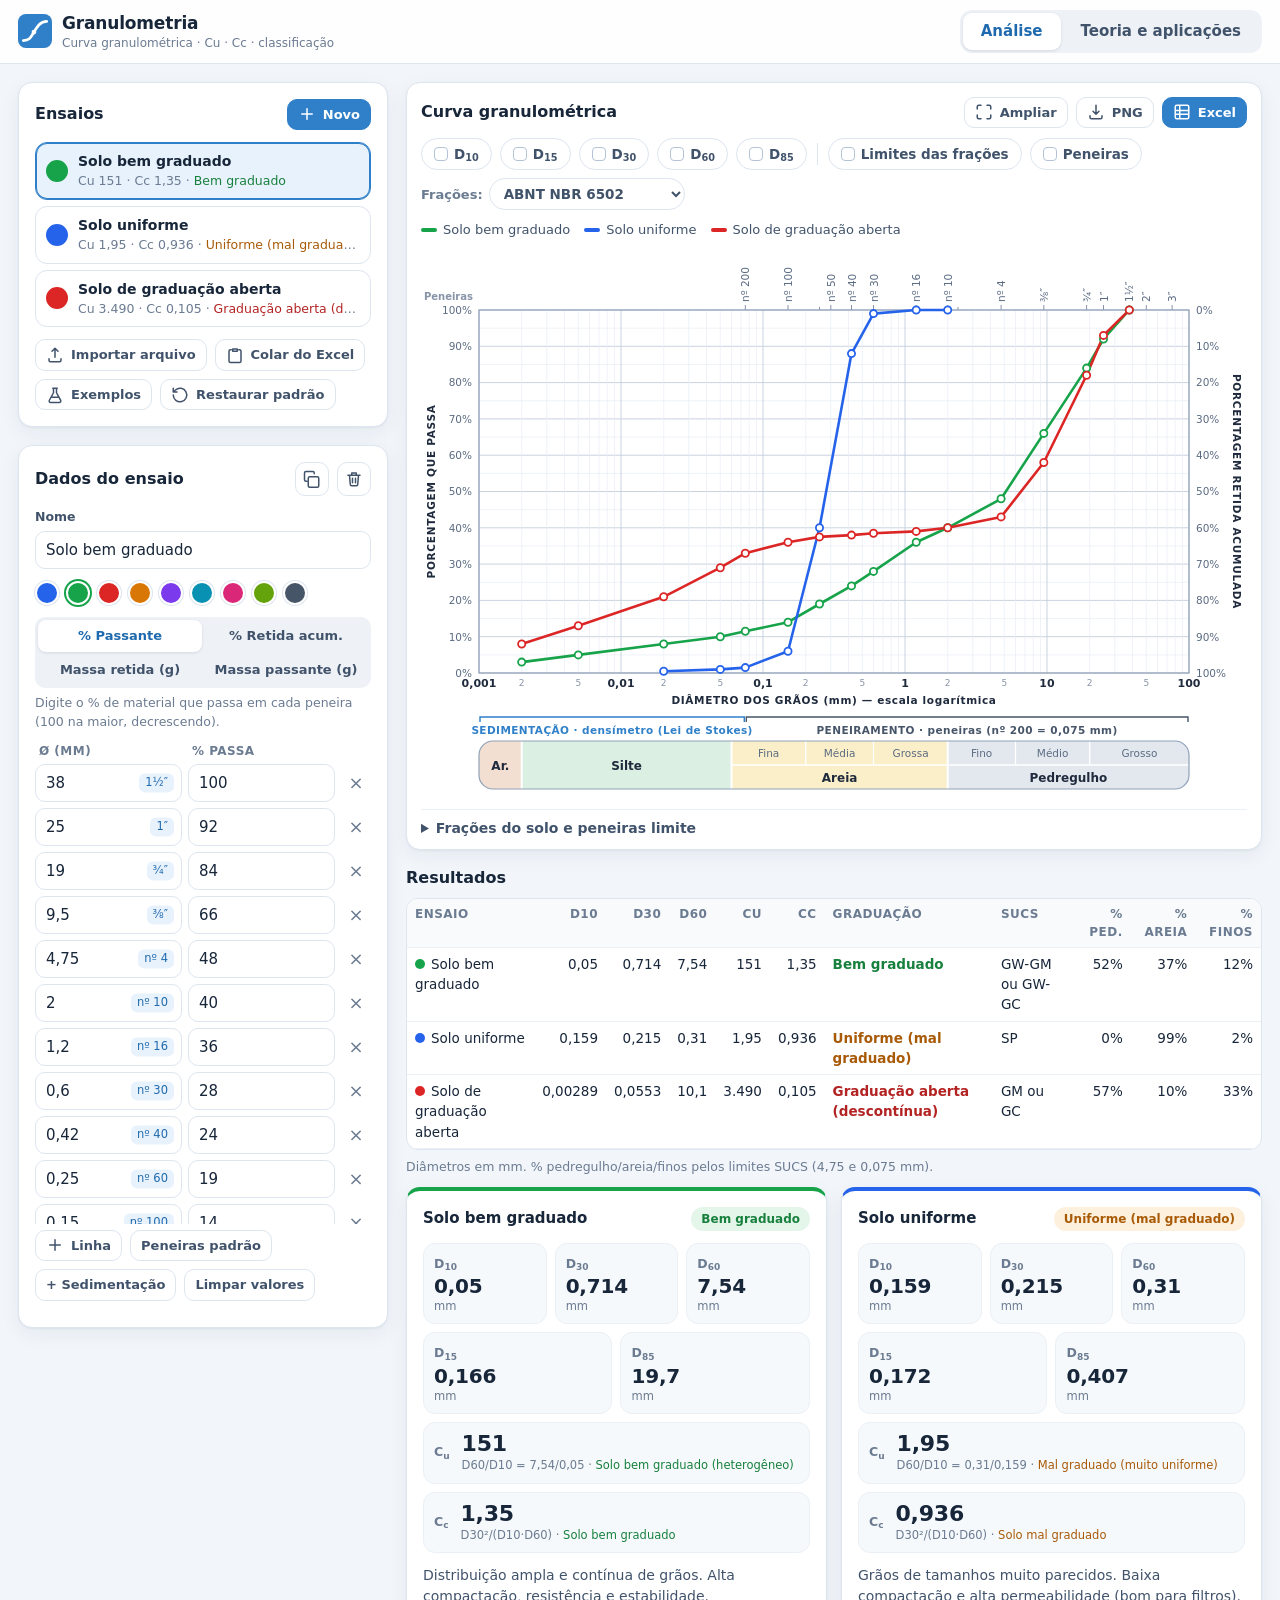
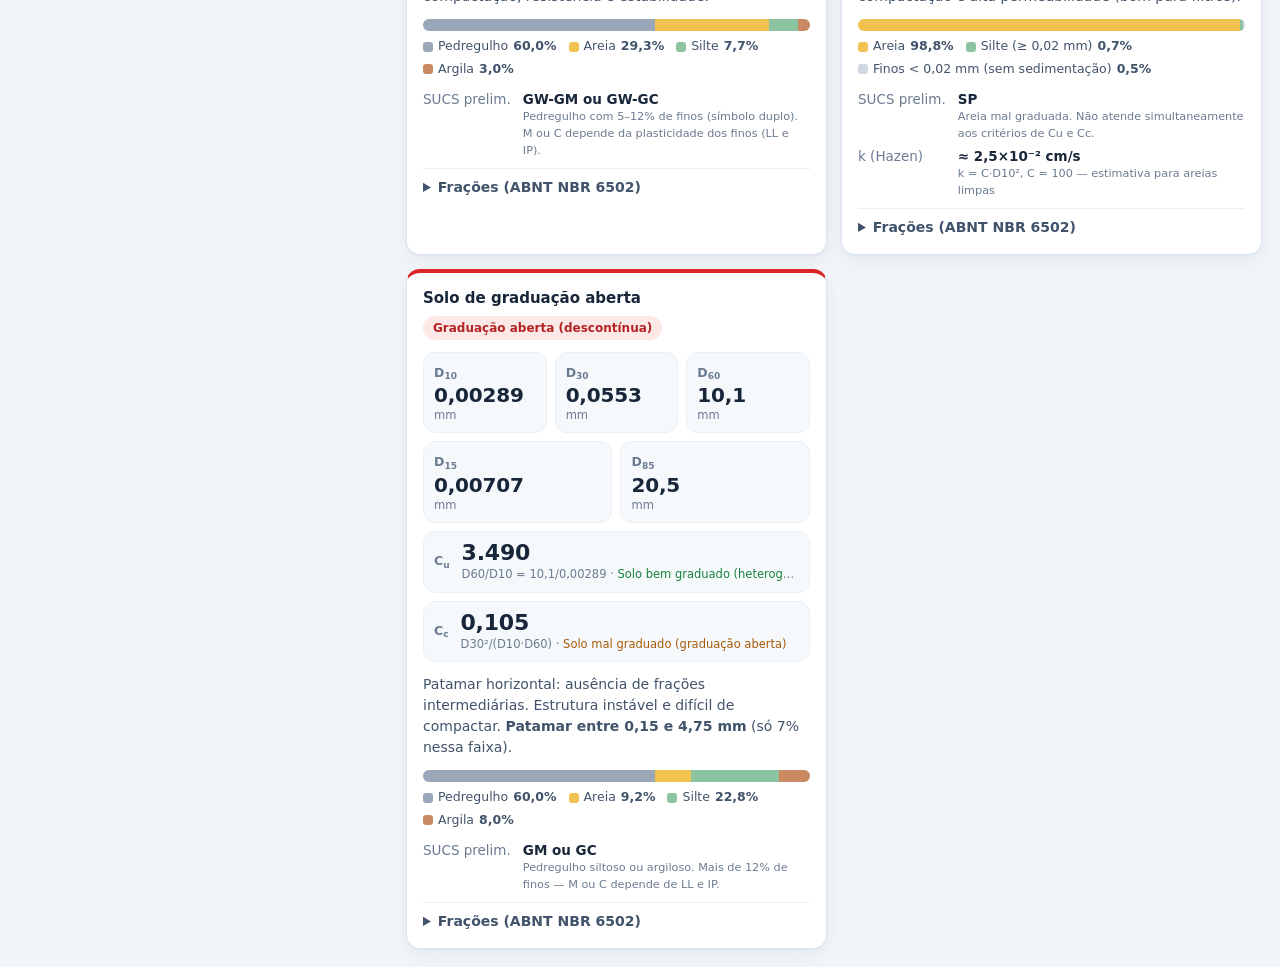
<file: index.html>
<!doctype html>
<html lang="pt-BR">
<head>
<meta charset="utf-8">
<meta name="viewport" content="width=device-width,initial-scale=1,viewport-fit=cover">
<title>Granulometria — curva, Cu e Cc dos solos</title>
<meta name="description" content="Plote a curva granulométrica, calcule D10, D30, D60, Cu e Cc e classifique solos. Funciona no navegador e no celular, sem instalar nada.">
<meta name="theme-color" content="#f2f6fb">
<meta name="apple-mobile-web-app-capable" content="yes">
<meta name="apple-mobile-web-app-title" content="Granulometria">
<link rel="manifest" href="manifest.webmanifest">
<link rel="apple-touch-icon" href="icons/icon-192.png">
<link rel="icon" href="data:image/svg+xml,%3Csvg xmlns='http://www.w3.org/2000/svg' viewBox='0 0 64 64'%3E%3Crect width='64' height='64' rx='14' fill='%232f80c9'/%3E%3Cpath d='M10 50C22 50 24 44 30 34S42 14 54 14' fill='none' stroke='%23fff' stroke-width='5' stroke-linecap='round'/%3E%3C/svg%3E">
<style>
:root{
  --bg:#f2f6fb; --card:#fff; --ink:#18263a; --ink2:#41536b; --muted:#6b7b91;
  --line:#dde5ef; --line2:#eaf0f6;
  --brand:#2f80c9; --brand-d:#1f6aae; --brand-l:#e8f2fc;
  --ok:#17803d; --ok-bg:#e4f5ea; --warn:#a85a07; --warn-bg:#fdf0dc;
  --bad:#b42323; --bad-bg:#fde8e8; --info:#1d5fa8; --info-bg:#e6f0fb; --mut-bg:#eef2f7;
  --r:14px; --sh:0 1px 2px rgba(24,38,58,.05),0 6px 20px rgba(24,38,58,.06);
}
*{box-sizing:border-box}
html{-webkit-text-size-adjust:100%}
body{margin:0;background:var(--bg);color:var(--ink);font:15px/1.5 "Inter",system-ui,-apple-system,"Segoe UI",Roboto,"Helvetica Neue",Arial,sans-serif;font-variant-numeric:tabular-nums}
body.noscroll{overflow:hidden}
h1,h2,h3,h4{line-height:1.25;margin:0}
button,input,select,textarea{font:inherit;color:inherit}
[hidden]{display:none!important}
.sr{position:absolute;width:1px;height:1px;overflow:hidden;clip:rect(0 0 0 0)}
svg.i{width:18px;height:18px;fill:none;stroke:currentColor;stroke-width:2;stroke-linecap:round;stroke-linejoin:round;flex:none}

/* ---------- topo ---------- */
.top{position:sticky;top:0;z-index:30;background:rgba(255,255,255,.88);backdrop-filter:saturate(1.4) blur(10px);-webkit-backdrop-filter:saturate(1.4) blur(10px);border-bottom:1px solid var(--line)}
.top-in{max-width:1500px;margin:0 auto;padding:10px 18px;display:flex;align-items:center;gap:16px;flex-wrap:wrap}
.brand{display:flex;align-items:center;gap:10px;margin-right:auto}
.brand svg{width:34px;height:34px}
.brand b{font-size:17px;letter-spacing:-.01em}
.brand small{display:block;color:var(--muted);font-size:12px;margin-top:-2px}
.tabs{display:flex;background:var(--mut-bg);border-radius:12px;padding:3px;gap:2px}
.tabs button{border:0;background:none;padding:7px 18px;border-radius:9px;font-weight:600;color:var(--ink2);cursor:pointer}
.tabs button[aria-selected=true]{background:#fff;color:var(--brand-d);box-shadow:0 1px 3px rgba(24,38,58,.12)}

.wrap{max-width:1500px;margin:0 auto;padding:18px}

/* ---------- cartões e botões ---------- */
.card{background:var(--card);border:1px solid var(--line);border-radius:var(--r);box-shadow:var(--sh);padding:16px}
.card-h{display:flex;align-items:center;gap:8px;margin-bottom:12px}
.card-h h2{font-size:16px;margin-right:auto}
.btn{display:inline-flex;align-items:center;gap:7px;border:1px solid var(--line);background:#fff;border-radius:10px;padding:7px 12px;font-weight:600;font-size:14px;color:var(--ink2);cursor:pointer;transition:background .15s,border-color .15s,transform .05s;white-space:nowrap}
.btn:hover{background:var(--brand-l);border-color:#bcd7ef;color:var(--brand-d)}
.btn:active{transform:translateY(1px)}
.btn.primary{background:var(--brand);border-color:var(--brand);color:#fff}
.btn.primary:hover{background:var(--brand-d);border-color:var(--brand-d);color:#fff}
.btn.sm{padding:5px 10px;font-size:13px}
.btn.icon{padding:7px}
.btn.danger:hover{background:var(--bad-bg);border-color:#f2b8b8;color:var(--bad)}
.btn:focus-visible,.chip:focus-visible,.tabs button:focus-visible,input:focus-visible,select:focus-visible,textarea:focus-visible{outline:2px solid var(--brand);outline-offset:2px}
.btnrow{display:flex;flex-wrap:wrap;gap:8px}

/* ---------- layout da análise ---------- */
.app{display:grid;grid-template-columns:minmax(310px,370px) minmax(0,1fr);gap:18px;align-items:start}
.col{display:flex;flex-direction:column;gap:18px;min-width:0}
@media (max-width:1000px){
  .app{display:flex;flex-direction:column;gap:16px;align-items:stretch}
  .col{display:contents}
  .chart-card{order:1}.list-card{order:2}.editor-card{order:3}.results{order:4}
  .wrap{padding:12px}
  .top-in{padding:8px 12px}
  .brand small{display:none}
  .tabs{width:100%}.tabs button{flex:1}
}

/* ---------- lista de ensaios ---------- */
.elist{list-style:none;margin:0 0 12px;padding:0;display:flex;flex-direction:column;gap:6px}
.en{display:flex;align-items:center;gap:10px;padding:8px 10px;border:1px solid var(--line);border-radius:12px;cursor:pointer;background:#fff;transition:border-color .15s,background .15s}
.en:hover{background:#f8fbfe}
.en.sel{border-color:var(--brand);background:var(--brand-l);box-shadow:0 0 0 1px var(--brand) inset}
.en .dot{width:22px;height:22px;border-radius:50%;border:3px solid var(--c);background:var(--c);cursor:pointer;padding:0;flex:none;transition:background .15s}
.en.off .dot{background:#fff}
.en.off .meta{opacity:.55}
.en .meta{min-width:0;flex:1}
.en .meta b{display:block;font-size:14px;white-space:nowrap;overflow:hidden;text-overflow:ellipsis}
.en .meta small{color:var(--muted);font-size:12.5px;display:block;white-space:nowrap;overflow:hidden;text-overflow:ellipsis}
.tone-ok{color:var(--ok)}.tone-warn{color:var(--warn)}.tone-bad{color:var(--bad)}.tone-info{color:var(--info)}.tone-muted{color:var(--muted)}

/* ---------- editor ---------- */
.field{display:block;margin-bottom:12px}
.field>span{display:block;font-size:12.5px;font-weight:600;color:var(--ink2);margin-bottom:4px}
.in{width:100%;height:38px;border:1px solid var(--line);border-radius:10px;padding:0 10px;background:#fff;font-size:15px}
.in:focus{border-color:var(--brand)}
.in.warn{border-color:#e7a33e;background:#fffaf0}
select.in{padding-right:6px}
.swatches{display:flex;gap:7px;flex-wrap:wrap;margin-bottom:12px}
.swatches button{width:24px;height:24px;border-radius:50%;border:2px solid #fff;background:var(--c);box-shadow:0 0 0 1px var(--line);cursor:pointer;padding:0}
.swatches button[aria-pressed=true]{box-shadow:0 0 0 2px var(--c)}
.seg{display:grid;grid-template-columns:1fr 1fr;background:var(--mut-bg);border-radius:10px;padding:3px;gap:2px;margin-bottom:6px}
.seg button{flex:1;border:0;background:none;padding:6px 4px;border-radius:8px;font-size:13px;font-weight:600;color:var(--ink2);cursor:pointer}
.seg button[aria-pressed=true]{background:#fff;color:var(--brand-d);box-shadow:0 1px 3px rgba(24,38,58,.12)}
.hint{font-size:12.5px;color:var(--muted);margin:0 0 10px}
.rows .r{display:grid;grid-template-columns:minmax(0,1fr) minmax(0,1fr) 30px;gap:6px;margin-bottom:6px;align-items:center}
.rows.massa .r{grid-template-columns:minmax(0,1fr) minmax(0,1fr) 64px 30px}
.rows .rh{font-size:12px;font-weight:700;color:var(--muted);text-transform:uppercase;letter-spacing:.04em;margin-bottom:4px}
.rows .rh span{padding-left:4px}
.cell{position:relative}
.cell .tag{position:absolute;right:8px;top:50%;transform:translateY(-50%);font-size:11.5px;color:var(--brand-d);background:var(--brand-l);border-radius:6px;padding:1px 6px;pointer-events:none}
.cell .tag.sed{color:#8a4b0f;background:var(--warn-bg)}
.cell .in.hastag{padding-right:58px}
.calc{font-size:13px;color:var(--ink2);text-align:right;padding-right:4px}
.xbtn{border:0;background:none;color:var(--muted);width:30px;height:34px;border-radius:8px;cursor:pointer;font-size:18px;line-height:1}
.xbtn:hover{background:var(--bad-bg);color:var(--bad)}
.rows-scroll{max-height:460px;overflow:auto;margin:0 -4px;padding:0 4px}
.warns{margin:10px 0 0;padding:0;list-style:none;display:flex;flex-direction:column;gap:6px}
.warns li{font-size:12.5px;background:var(--warn-bg);color:#7a4306;border-radius:8px;padding:6px 10px}

/* ---------- gráfico ---------- */
.chart-card{padding:14px 14px 10px}
.chart-head{display:flex;align-items:center;gap:8px;flex-wrap:wrap;margin-bottom:10px}
.chart-head h2{font-size:16px;margin-right:auto}
.toolbar{display:flex;gap:8px;flex-wrap:wrap;align-items:center;margin-bottom:10px}
.toolbar .sep{width:1px;height:22px;background:var(--line);margin:0 2px}
.chip{display:inline-flex;align-items:center;gap:6px;border:1px solid var(--line);background:#fff;border-radius:999px;padding:5px 12px;font-size:13.5px;font-weight:600;color:var(--ink2);cursor:pointer;transition:all .15s}
.chip:hover{border-color:#bcd7ef}
.chip .ck{width:14px;height:14px;border-radius:4px;border:1.5px solid #b4c3d6;display:grid;place-items:center;background:#fff}
.chip .ck svg{width:10px;height:10px;stroke:#fff;stroke-width:3.5;opacity:0;fill:none}
.chip[aria-pressed=true]{background:var(--brand-l);border-color:#9cc6ea;color:var(--brand-d)}
.chip[aria-pressed=true] .ck{background:var(--brand);border-color:var(--brand)}
.chip[aria-pressed=true] .ck svg{opacity:1}
.chip sub{font-size:.72em;vertical-align:baseline;position:relative;top:.25em}
.sysel{display:flex;align-items:center;gap:6px;font-size:13px;color:var(--muted);font-weight:600}
.sysel select{height:32px;border:1px solid var(--line);border-radius:999px;padding:0 10px;background:#fff;font-size:13.5px;font-weight:600;color:var(--ink2)}
.legend{display:flex;flex-wrap:wrap;gap:6px 14px;margin:0 0 8px;font-size:13px;color:var(--ink2)}
.legend span{display:inline-flex;align-items:center;gap:6px}
.legend i{width:16px;height:4px;border-radius:2px;background:var(--c)}
.chart-body{display:flex;gap:12px;align-items:flex-start}
.chart-body .chart-wrap{flex:1 1 auto;min-width:0}
.dlist{flex:0 0 184px;display:flex;flex-direction:column;gap:12px;padding-top:2px}
.dlist[hidden]{display:none}
.dgrp{display:flex;flex-direction:column;gap:5px;align-items:flex-start}
.dgrp h4{margin:0;font-size:12px;font-weight:600;color:var(--ink2);display:flex;align-items:center;gap:6px;max-width:100%}
.dgrp h4 i{flex:0 0 14px;height:4px;border-radius:2px;background:var(--c)}
.dgrp h4 span{overflow:hidden;text-overflow:ellipsis;white-space:nowrap}
.dchips{display:flex;flex-wrap:wrap;gap:5px}
.dchip{display:inline-block;background:#fff;border:1.2px solid var(--c);color:var(--c);border-radius:999px;padding:1px 9px;font-size:12.5px;font-weight:700;line-height:1.5;white-space:nowrap}
.dchip.miss{border-style:dashed;--c:#8794a8;font-weight:600}
@media (max-width:860px){.chart-body{flex-direction:column;gap:8px}.dlist{flex:0 0 auto;width:100%}}
.chart-wrap{position:relative;overflow-x:auto;overflow-y:hidden;border-radius:10px}
.gtip{position:absolute;left:0;top:0;z-index:5;pointer-events:none;background:rgba(255,255,255,.97);border:1px solid var(--line);border-radius:12px;box-shadow:0 8px 28px rgba(24,38,58,.18);padding:8px 10px;font-size:12.5px;min-width:180px;max-width:300px}
.tt-h{font-weight:700;font-size:13.5px;margin-bottom:4px;display:flex;align-items:center;gap:6px;flex-wrap:wrap}
.tt-h small{width:100%;font-weight:500;color:var(--muted);font-size:12px}
.tt-chip{font-size:11px;font-weight:600;background:var(--brand-l);color:var(--brand-d);border-radius:6px;padding:1px 6px}
.tt-chip.sed{background:var(--warn-bg);color:#8a4b0f}
.tt-row{display:grid;grid-template-columns:10px 1fr;gap:2px 7px;align-items:baseline;margin-top:4px}
.tt-row i{width:10px;height:10px;border-radius:50%;align-self:center}
.tt-row b{font-weight:600}
.tt-row span{grid-column:2;color:var(--ink2)}
.tt-row em{font-style:normal;font-size:11px;color:var(--ok);font-weight:600}
.tt-row.muted{color:var(--muted)}
.chart-card details{margin-top:8px;border-top:1px solid var(--line2);padding-top:8px}
summary{cursor:pointer;font-weight:600;color:var(--ink2);font-size:14px}
.fs-hint{display:none;font-size:12.5px;color:var(--muted);margin:4px 0}
.chart-card.fs{position:fixed;inset:0;z-index:60;border-radius:0;border:0;display:flex;flex-direction:column;padding:10px 14px calc(10px + env(safe-area-inset-bottom))}
.chart-card.fs .chart-body{flex:1;min-height:0}
.chart-card.fs .chart-wrap{flex:1;min-height:0;overflow:auto}
.chart-card.fs .dlist{max-height:100%;overflow-y:auto}
@media (max-width:860px){.chart-card.fs .dlist{max-height:30%;overflow-y:auto}.chart-card.fs .chart-wrap{width:100%}}
.chart-card.fs details{display:none}
@media (orientation:portrait){.chart-card.fs .fs-hint{display:block}}
@media (max-width:560px){.chart-head .btn span.lbl{display:none}}

/* ---------- resultados ---------- */
.results h2{font-size:16px;margin:0 0 10px}
.res-grid{display:grid;grid-template-columns:repeat(auto-fill,minmax(330px,1fr));gap:14px}
.res{border-top:4px solid var(--c)}
.res header{display:flex;align-items:center;gap:8px;margin-bottom:12px;flex-wrap:wrap}
.res header h3{font-size:15px;margin-right:auto}
.pill{font-size:12px;font-weight:700;border-radius:999px;padding:3px 10px}
.pill.ok{background:var(--ok-bg);color:var(--ok)}.pill.warn{background:var(--warn-bg);color:var(--warn)}
.pill.bad{background:var(--bad-bg);color:var(--bad)}.pill.info{background:var(--info-bg);color:var(--info)}.pill.muted{background:var(--mut-bg);color:var(--muted)}
.metrics{display:grid;grid-template-columns:repeat(6,1fr);gap:8px;margin-bottom:12px}
.metrics .m{grid-column:span 2}
.metrics .m.half{grid-column:span 3}
.m{background:#f6f9fc;border:1px solid var(--line2);border-radius:12px;padding:8px 10px;min-width:0}
.m>span{font-size:12.5px;color:var(--muted);font-weight:600}
.m>b{display:block;font-size:20px;letter-spacing:-.01em;line-height:1.2}
.m>small{display:block;font-size:11.5px;color:var(--muted);white-space:nowrap;overflow:hidden;text-overflow:ellipsis}
.metrics .m.big{grid-column:1/-1;display:grid;grid-template-columns:auto 1fr;gap:0 12px;align-items:center}
.m.big>span{grid-row:span 2}
.m.big>b{font-size:22px}
.m sub{font-size:.72em;vertical-align:baseline;position:relative;top:.25em}
.verdict{font-size:14px;color:var(--ink2);margin:0 0 12px}
.bar{display:flex;height:12px;border-radius:7px;overflow:hidden;background:var(--mut-bg);margin-bottom:6px}
.bar i{display:block;height:100%}
.barleg{display:flex;flex-wrap:wrap;gap:4px 12px;font-size:12.5px;color:var(--ink2);margin-bottom:10px}
.barleg span{display:inline-flex;align-items:center;gap:5px}
.barleg i{width:10px;height:10px;border-radius:3px}
.kv{display:grid;grid-template-columns:auto 1fr;gap:3px 12px;font-size:13.5px;margin:0 0 8px}
.kv dt{color:var(--muted)}.kv dd{margin:0;font-weight:600}
.kv dd small{font-weight:400;color:var(--muted);display:block}
.res details{border-top:1px solid var(--line2);padding-top:8px;margin-top:8px}
.tbl{width:100%;border-collapse:collapse;font-size:13.5px}
.tbl th,.tbl td{padding:6px 8px;text-align:left;border-bottom:1px solid var(--line2);vertical-align:top}
.tbl th{font-size:12px;text-transform:uppercase;letter-spacing:.04em;color:var(--muted);font-weight:700;background:#f8fafc}
.tbl td.n,.tbl th.n{text-align:right}
.tscroll{overflow:auto;border:1px solid var(--line);border-radius:12px;margin-bottom:14px;background:#fff}
.tscroll .tbl{min-width:760px}
.sw{display:inline-block;width:10px;height:10px;border-radius:50%;background:var(--c);margin-right:6px}
.empty{padding:26px;text-align:center;color:var(--muted)}

/* ---------- toast e diálogo ---------- */
#toast{position:fixed;left:50%;bottom:calc(18px + env(safe-area-inset-bottom));transform:translateX(-50%);z-index:100;display:flex;flex-direction:column;gap:8px;align-items:center;pointer-events:none;width:max-content;max-width:92vw}
.toast{pointer-events:auto;background:#1c2a40;color:#fff;border-radius:12px;padding:10px 14px;display:flex;gap:14px;align-items:center;box-shadow:0 8px 28px rgba(0,0,0,.25);font-size:14px;animation:tin .2s ease-out}
.toast button{border:0;background:none;color:#8cc4f5;font-weight:700;cursor:pointer;padding:0}
.toast.err{background:#8f2323}
@keyframes tin{from{opacity:0;transform:translateY(8px)}}
dialog{border:0;border-radius:16px;padding:0;box-shadow:0 20px 60px rgba(24,38,58,.35);width:min(560px,94vw);color:var(--ink)}
dialog::backdrop{background:rgba(24,38,58,.4)}
dialog form{padding:18px}
dialog textarea{width:100%;height:200px;border:1px solid var(--line);border-radius:10px;padding:10px;font:13.5px/1.4 ui-monospace,SFMono-Regular,Menlo,Consolas,monospace;resize:vertical}
dialog h3{margin-bottom:6px}
.dlg-msg{font-size:13px;color:var(--bad);min-height:20px;margin:6px 0}
.dlg-foot{display:flex;gap:8px;justify-content:flex-end;flex-wrap:wrap}
.tpl{display:flex;gap:12px;align-items:center;justify-content:space-between;flex-wrap:wrap;background:var(--brand-l);border:1px solid #bcd7ef;border-radius:12px;padding:10px 12px;margin:8px 0 12px}
.tpl div{flex:1 1 220px;font-size:13.5px;color:var(--ink2)}
.tpl b{display:block;color:var(--brand-d)}
.two-f.one{grid-template-columns:1fr}
.warns li.act{display:flex;gap:10px;align-items:center;justify-content:space-between;flex-wrap:wrap;background:#fff4d6}
.two-f{display:grid;grid-template-columns:1fr 1fr;gap:10px;margin-top:6px}
.field em{font-style:normal;font-weight:500;color:var(--muted)}
.drop{outline:3px dashed var(--brand);outline-offset:-8px}

/* ---------- teoria ---------- */
.theory{display:grid;grid-template-columns:220px minmax(0,1fr);gap:22px;align-items:start}
.tnav{position:sticky;top:76px;display:flex;flex-direction:column;gap:2px}
.tnav a{padding:7px 12px;border-radius:9px;color:var(--ink2);text-decoration:none;font-weight:600;font-size:14px}
.tnav a:hover{background:#fff;color:var(--brand-d)}
.tnav a.on{background:var(--brand-l);color:var(--brand-d)}
@media (max-width:1000px){
  .theory{display:block}
  .tnav{position:static;flex-direction:row;overflow:auto;margin-bottom:12px;padding-bottom:4px;gap:6px}
  .tnav a{background:#fff;border:1px solid var(--line);white-space:nowrap}
}
.tbody{display:flex;flex-direction:column;gap:18px;min-width:0}
.sec{scroll-margin-top:84px}
.sec h2{font-size:21px;margin-bottom:10px;letter-spacing:-.01em}
.sec h3{font-size:16px;margin:16px 0 6px}
.sec p{margin:0 0 10px;color:var(--ink2)}
.sec ul,.sec ol{margin:0 0 10px;padding-left:22px;color:var(--ink2)}
.sec li{margin-bottom:4px}
.eq{background:#f6f9fc;border:1px solid var(--line2);border-radius:12px;padding:12px 14px;margin:10px 0;display:flex;flex-direction:column;align-items:center;gap:4px;overflow-x:auto}
.eq math{font-size:1.5em}
.eq .cap{font-size:12.5px;color:var(--muted)}
math{font-family:"Cambria Math","STIX Two Math","Latin Modern Math",serif}
.callout{border-left:4px solid var(--brand);background:var(--brand-l);border-radius:0 10px 10px 0;padding:10px 14px;margin:10px 0;color:var(--ink2);font-size:14.5px}
.callout.warn{border-color:#e7a33e;background:var(--warn-bg)}
.flow{display:flex;flex-wrap:wrap;gap:8px;align-items:stretch;margin:6px 0 12px}
.flow>div{flex:1 1 150px;background:#f6f9fc;border:1px solid var(--line2);border-radius:12px;padding:10px 12px;font-size:13.5px;position:relative}
.flow>div b{display:block;font-size:14px;color:var(--brand-d);margin-bottom:2px}
.two{display:grid;grid-template-columns:repeat(auto-fit,minmax(260px,1fr));gap:14px}
.cards3{display:grid;grid-template-columns:repeat(auto-fit,minmax(250px,1fr));gap:12px}
.mini{border:1px solid var(--line);border-radius:12px;padding:12px;background:#fff;border-top:4px solid var(--c)}
.mini h4{font-size:14.5px;margin-bottom:6px}
.mini svg.mc{width:100%;height:auto;display:block;margin-bottom:6px;background:#fbfdff;border-radius:8px}
.mini ul{padding-left:18px;font-size:13.5px;margin:0}
.grains{display:flex;align-items:flex-end;gap:3px;height:30px;margin:6px 0}
.grains i{display:block;background:#c79a52;border-radius:40% 55% 45% 50%}
.app-card{border:1px solid var(--line);border-radius:12px;padding:12px;background:#fff}
.app-card h4{font-size:14.5px;margin-bottom:4px;color:var(--brand-d)}
.app-card p{font-size:13.5px;margin:0}
.calc-box{display:grid;grid-template-columns:repeat(auto-fit,minmax(130px,1fr));gap:10px;margin:8px 0 12px}
ol.steps{counter-reset:s;list-style:none;padding:0}
ol.steps li{counter-increment:s;position:relative;padding-left:38px;margin-bottom:10px}
ol.steps li::before{content:counter(s);position:absolute;left:0;top:0;width:26px;height:26px;border-radius:50%;background:var(--brand);color:#fff;font-weight:700;font-size:13px;display:grid;place-items:center}
.refs li{font-size:13.5px}

/* evita que tabelas largas alarguem a página no celular */
.app>*,.col>*,.results,.card{min-width:0}
body{overflow-x:hidden}

</style>
</head>
<body>

<svg width="0" height="0" style="position:absolute" aria-hidden="true">
  <symbol id="i-max" viewBox="0 0 24 24"><path d="M8 3H5a2 2 0 0 0-2 2v3m18 0V5a2 2 0 0 0-2-2h-3m0 18h3a2 2 0 0 0 2-2v-3M3 16v3a2 2 0 0 0 2 2h3"/></symbol>
  <symbol id="i-x" viewBox="0 0 24 24"><path d="M18 6 6 18M6 6l12 12"/></symbol>
  <symbol id="i-img" viewBox="0 0 24 24"><path d="M12 3v12m0 0 4-4m-4 4-4-4M4 17v2a2 2 0 0 0 2 2h12a2 2 0 0 0 2-2v-2"/></symbol>
  <symbol id="i-xls" viewBox="0 0 24 24"><path d="M3 5a2 2 0 0 1 2-2h14a2 2 0 0 1 2 2v14a2 2 0 0 1-2 2H5a2 2 0 0 1-2-2zM3 10h18M3 15h18M9 3v18"/></symbol>
  <symbol id="i-plus" viewBox="0 0 24 24"><path d="M12 5v14M5 12h14"/></symbol>
  <symbol id="i-copy" viewBox="0 0 24 24"><path d="M9 9h10a2 2 0 0 1 2 2v10a2 2 0 0 1-2 2H9a2 2 0 0 1-2-2V11a2 2 0 0 1 2-2zM5 15H4a2 2 0 0 1-2-2V4a2 2 0 0 1 2-2h9a2 2 0 0 1 2 2v1"/></symbol>
  <symbol id="i-trash" viewBox="0 0 24 24"><path d="M4 7h16M10 11v6M14 11v6M6 7l1 12a2 2 0 0 0 2 2h6a2 2 0 0 0 2-2l1-12M9 7V4h6v3"/></symbol>
  <symbol id="i-up" viewBox="0 0 24 24"><path d="M12 15V3m0 0 4 4m-4-4L8 7M4 17v2a2 2 0 0 0 2 2h12a2 2 0 0 0 2-2v-2"/></symbol>
  <symbol id="i-clip" viewBox="0 0 24 24"><path d="M9 4h6v3H9zM7 5H6a2 2 0 0 0-2 2v13a2 2 0 0 0 2 2h12a2 2 0 0 0 2-2V7a2 2 0 0 0-2-2h-1"/></symbol>
  <symbol id="i-check" viewBox="0 0 24 24"><path d="M5 12.5l4.5 4.5L19 7"/></symbol>
  <symbol id="i-reset" viewBox="0 0 24 24"><path d="M3 12a9 9 0 1 0 3-6.7L3 8M3 3v5h5"/></symbol>
  <symbol id="i-flask" viewBox="0 0 24 24"><path d="M9 3h6M10 3v6L4.5 19a2 2 0 0 0 1.8 3h11.4a2 2 0 0 0 1.8-3L14 9V3M7.5 15h9"/></symbol>
</svg>

<header class="top">
  <div class="top-in">
    <div class="brand">
      <svg viewBox="0 0 64 64" aria-hidden="true"><rect width="64" height="64" rx="15" fill="#2f80c9"/><path d="M10 50C22 50 24 44 30 34S42 14 54 14" fill="none" stroke="#fff" stroke-width="5" stroke-linecap="round"/><circle cx="30" cy="34" r="4.5" fill="#fff"/></svg>
      <div><b>Granulometria</b><small>Curva granulométrica · Cu · Cc · classificação</small></div>
    </div>
    <nav class="tabs" role="tablist" aria-label="Seções">
      <button role="tab" id="tab-app" aria-selected="true" aria-controls="view-app">Análise</button>
      <button role="tab" id="tab-theory" aria-selected="false" aria-controls="view-theory">Teoria e aplicações</button>
    </nav>
  </div>
</header>

<!-- ============================ ANÁLISE ============================ -->
<main class="wrap" id="view-app" role="tabpanel" aria-labelledby="tab-app">
 <div class="app">
  <div class="col">
    <section class="card list-card" aria-labelledby="h-ens">
      <div class="card-h">
        <h2 id="h-ens">Ensaios</h2>
        <button class="btn primary sm" id="btnNew"><svg class="i"><use href="#i-plus"/></svg>Novo</button>
      </div>
      <ul class="elist" id="elist"></ul>
      <div class="btnrow">
        <button class="btn sm" id="btnImport" title="Abrir arquivo .xlsx, .csv ou .txt"><svg class="i"><use href="#i-up"/></svg>Importar arquivo</button>
        <button class="btn sm" id="btnPaste" title="Colar tabela copiada do Excel"><svg class="i"><use href="#i-clip"/></svg>Colar do Excel</button>
        <button class="btn sm" id="btnExamples" title="Adicionar os 3 exemplos padrão (mantém seus ensaios)"><svg class="i"><use href="#i-flask"/></svg>Exemplos</button>
        <button class="btn sm danger" id="btnReset" title="Apagar tudo e voltar ao estado inicial, com os 3 exemplos"><svg class="i"><use href="#i-reset"/></svg>Restaurar padrão</button>
      </div>
      <input type="file" id="fileIn" accept=".xlsx,.xlsm,.csv,.tsv,.txt,text/csv,text/plain" hidden>
    </section>

    <section class="card editor-card" id="editor" aria-labelledby="h-ed"></section>
  </div>

  <div class="col">
    <section class="card chart-card" id="chartCard" aria-labelledby="h-ch">
      <div class="chart-head">
        <h2 id="h-ch">Curva granulométrica</h2>
        <button class="btn sm" id="btnFs" title="Ampliar o gráfico na tela"><svg class="i"><use href="#i-max"/></svg><span class="lbl">Ampliar</span></button>
        <button class="btn sm" id="btnPng" title="Baixar o gráfico em PNG"><svg class="i"><use href="#i-img"/></svg><span class="lbl">PNG</span></button>
        <button class="btn sm primary" id="btnXls" title="Baixar planilha com dados, coeficientes e gráfico"><svg class="i"><use href="#i-xls"/></svg><span class="lbl">Excel</span></button>
      </div>
      <div class="toolbar" role="group" aria-label="Opções do gráfico">
        <button class="chip" data-show="d10" aria-pressed="false"><span class="ck"><svg viewBox="0 0 24 24"><use href="#i-check"/></svg></span><span>D<sub>10</sub></span></button>
        <button class="chip" data-show="d15" aria-pressed="false"><span class="ck"><svg viewBox="0 0 24 24"><use href="#i-check"/></svg></span><span>D<sub>15</sub></span></button>
        <button class="chip" data-show="d30" aria-pressed="false"><span class="ck"><svg viewBox="0 0 24 24"><use href="#i-check"/></svg></span><span>D<sub>30</sub></span></button>
        <button class="chip" data-show="d60" aria-pressed="false"><span class="ck"><svg viewBox="0 0 24 24"><use href="#i-check"/></svg></span><span>D<sub>60</sub></span></button>
        <button class="chip" data-show="d85" aria-pressed="false"><span class="ck"><svg viewBox="0 0 24 24"><use href="#i-check"/></svg></span><span>D<sub>85</sub></span></button>
        <span class="sep"></span>
        <button class="chip" data-show="limits" aria-pressed="false" title="Linhas verticais nos limites entre pedregulho, areia, silte e argila"><span class="ck"><svg viewBox="0 0 24 24"><use href="#i-check"/></svg></span>Limites das frações</button>
        <button class="chip" data-show="sieves" aria-pressed="false" title="Linhas verticais nas peneiras"><span class="ck"><svg viewBox="0 0 24 24"><use href="#i-check"/></svg></span>Peneiras</button>
        <label class="sysel">Frações:
          <select id="sys" aria-label="Sistema de classificação das frações">
            <option value="abnt">ABNT NBR 6502</option>
            <option value="sucs">SUCS (ASTM D2487)</option>
          </select>
        </label>
      </div>
      <div class="legend" id="legend"></div>
      <div class="fs-hint">Gire o celular para o modo paisagem para ver o gráfico maior.</div>
      <div class="chart-body">
        <div class="chart-wrap" id="chartWrap"><div id="chart"></div><div class="gtip" id="gtip" hidden></div></div>
        <aside class="dlist" id="dlist" hidden aria-label="Valores de D dos ensaios"></aside>
      </div>
      <details id="fracDetails">
        <summary>Frações do solo e peneiras limite</summary>
        <div id="fracTable" style="margin-top:8px"></div>
      </details>
    </section>

    <section class="results" id="results" aria-live="polite"></section>
  </div>
 </div>
</main>

<!-- ============================ TEORIA ============================ -->
<main class="wrap" id="view-theory" role="tabpanel" aria-labelledby="tab-theory" hidden>
<div class="theory">
<nav class="tnav" id="tnav" aria-label="Índice da teoria">
  <a href="#t-visao">Visão geral</a>
  <a href="#t-peneiramento">1 · Peneiramento</a>
  <a href="#t-curva">2 · Curva granulométrica</a>
  <a href="#t-sedimentacao">3 · Sedimentação</a>
  <a href="#t-coef">4 · Cu e Cc</a>
  <a href="#t-tipos">5 · Tipos de curva</a>
  <a href="#t-fracoes">6 · Frações e peneiras</a>
  <a href="#t-sucs">7 · Classificação SUCS</a>
  <a href="#t-aplic">8 · Aplicações práticas</a>
  <a href="#t-uso">Como usar o app</a>
  <a href="#t-refs">Referências</a>
</nav>

<div class="tbody">

<section class="card sec" id="t-visao">
  <h2>Visão geral</h2>
  <p>A <b>análise granulométrica</b> determina como as partículas de um solo se distribuem por tamanho. O resultado é a <b>curva granulométrica</b>, uma espécie de “assinatura” do solo: dela saem os diâmetros característicos (D<sub>10</sub>, D<sub>30</sub>, D<sub>60</sub>), os coeficientes de uniformidade e de curvatura e as primeiras pistas sobre compactação, permeabilidade e comportamento mecânico.</p>
  <div class="flow">
    <div><b>1 · Peneiramento</b>Fração grossa: pedregulhos e areias (&gt; 0,075 mm).</div>
    <div><b>2 · Sedimentação</b>Fração fina: silte e argila (&lt; 0,075 mm), pela Lei de Stokes.</div>
    <div><b>3 · Curva</b>% passante × diâmetro, em escala semilogarítmica.</div>
    <div><b>4 · Coeficientes</b>D<sub>10</sub>, D<sub>30</sub>, D<sub>60</sub> → C<sub>u</sub> e C<sub>c</sub>.</div>
    <div><b>5 · Uso</b>Graduação, classificação (SUCS), projeto e controle.</div>
  </div>
</section>

<section class="card sec" id="t-peneiramento">
  <h2>1 · Peneiramento — fração grossa</h2>
  <p><b>Princípio do método.</b> A amostra seca passa por um conjunto de peneiras padronizadas (série ASTM ou ABNT) empilhadas verticalmente: do topo (malha mais aberta) até a base (malha mais fechada), com um prato coletor no fundo. Agita-se o conjunto e pesa-se o material retido em cada peneira.</p>
  <h3>Sequência típica de peneiras</h3>
  <div id="sieveTable"></div>
  <div class="callout"><b>Limite inferior do peneiramento.</b> A peneira nº 200 (0,075 mm) é o limite físico do ensaio: separa a fração grossa (pedregulhos e areias &gt; 0,075 mm) da fração fina (&lt; 0,075 mm), que só pode ser caracterizada por sedimentação.</div>
  <h3>Cálculos</h3>
  <p>Com M<sub>i</sub> a massa retida na peneira <i>i</i> e M<sub>t</sub> a massa total ensaiada (soma das retidas mais o fundo):</p>
  <div class="eq">
    <math display="block"><mrow><msub><mi>%R</mi><mi>i</mi></msub><mo>=</mo><mfrac><msub><mi>M</mi><mi>i</mi></msub><msub><mi>M</mi><mi>t</mi></msub></mfrac><mo>×</mo><mn>100</mn></mrow></math>
    <math display="block"><mrow><msub><mi>%R</mi><mrow><mi>ac</mi><mo>,</mo><mi>i</mi></mrow></msub><mo>=</mo><munderover><mo>∑</mo><mrow><mi>j</mi><mo>=</mo><mn>1</mn></mrow><mi>i</mi></munderover><msub><mi>%R</mi><mi>j</mi></msub></mrow></math>
    <math display="block"><mrow><msub><mi>%P</mi><mi>i</mi></msub><mo>=</mo><mn>100</mn><mo>−</mo><msub><mi>%R</mi><mrow><mi>ac</mi><mo>,</mo><mi>i</mi></mrow></msub></mrow></math>
    <span class="cap">% retida, % retida acumulada e % passante (que passa) na peneira i</span>
  </div>
  <p>No app, use o modo <b>Massa retida (g)</b>: digite a massa de cada peneira e a do fundo, e o % passante é calculado automaticamente. A soma das massas retidas deve fechar com a massa inicial (a diferença é, em geral, muito pequena).</p>
</section>

<section class="card sec" id="t-curva">
  <h2>2 · A curva granulométrica</h2>
  <p>É a representação gráfica da distribuição das partículas por tamanho, traçada em <b>papel semilogarítmico</b>: o eixo horizontal mostra o diâmetro em <b>escala logarítmica</b> e o eixo vertical a porcentagem em escala aritmética.</p>
  <h3>Por que escala logarítmica?</h3>
  <ul>
    <li>Representa uma faixa enorme de tamanhos (0,001 mm a 100 mm) em um único gráfico.</li>
    <li>Dá igual importância visual a todas as frações granulométricas.</li>
    <li>Facilita identificar descontinuidades e avaliar a uniformidade.</li>
  </ul>
  <div class="two">
    <div class="app-card"><h4>% de massa que passa (% passante)</h4><p>Percentual acumulado de material que passa através de cada peneira. Começa em 100% (todo material passa pela maior peneira) e decresce com o diâmetro. É o padrão mais comum na geotecnia brasileira — eixo esquerdo do gráfico.</p></div>
    <div class="app-card"><h4>% de massa retida acumulada</h4><p>Percentual acumulado retido em cada peneira. Começa em 0% e cresce com a diminuição do diâmetro. Comum em normas americanas (ASTM) e no controle de agregados — eixo direito do gráfico. Os dois eixos somam sempre 100%.</p></div>
  </div>
  <h3>Lendo um diâmetro característico</h3>
  <p>D<sub>P</sub> é o diâmetro correspondente a P% passante. Entre dois pontos medidos (D<sub>1</sub>, P<sub>1</sub>) e (D<sub>2</sub>, P<sub>2</sub>), o app interpola linearmente o % passante contra log D — exatamente o que se faz “no olho” sobre o papel semilog:</p>
  <div class="eq">
    <math display="block"><mrow><mi>log</mi><msub><mi>D</mi><mi>P</mi></msub><mo>=</mo><mi>log</mi><msub><mi>D</mi><mn>1</mn></msub><mo>+</mo><mfrac><mrow><mi>P</mi><mo>−</mo><msub><mi>P</mi><mn>1</mn></msub></mrow><mrow><msub><mi>P</mi><mn>2</mn></msub><mo>−</mo><msub><mi>P</mi><mn>1</mn></msub></mrow></mfrac><mo>·</mo><mo stretchy="false">(</mo><mi>log</mi><msub><mi>D</mi><mn>2</mn></msub><mo>−</mo><mi>log</mi><msub><mi>D</mi><mn>1</mn></msub><mo stretchy="false">)</mo></mrow></math>
    <span class="cap">interpolação log-linear</span>
  </div>
  <div class="callout warn">Se a curva não chega a 10% passante (por exemplo, o ensaio parou na peneira nº 200 com 25% de finos), D<sub>10</sub> <b>não pode ser lido</b> — é preciso complementar com a sedimentação. O app avisa nesses casos em vez de extrapolar.</div>
</section>

<section class="card sec" id="t-sedimentacao">
  <h2>3 · Sedimentação — fração fina</h2>
  <p>O ensaio de sedimentação caracteriza quantitativamente as partículas de <b>silte e argila</b> (fração fina &lt; 0,075 mm). Usa a <b>Lei de Stokes</b> para determinar o diâmetro equivalente das partículas em suspensão a partir da medição da sua velocidade de sedimentação.</p>
  <h3>Lei de Stokes — equação fundamental</h3>
  <p>Para partículas esféricas em regime laminar (Re &lt; 1):</p>
  <div class="eq">
    <math display="block"><mrow><mi>v</mi><mo>=</mo><mfrac><mrow><mo stretchy="false">(</mo><msub><mi>γ</mi><mi>s</mi></msub><mo>−</mo><msub><mi>γ</mi><mi>w</mi></msub><mo stretchy="false">)</mo><mo>·</mo><msup><mi>D</mi><mn>2</mn></msup></mrow><mrow><mn>18</mn><mo>·</mo><mi>μ</mi></mrow></mfrac></mrow></math>
    <math display="block"><mrow><mi>D</mi><mo>=</mo><msqrt><mfrac><mrow><mn>18</mn><mo>·</mo><mi>μ</mi><mo>·</mo><mi>v</mi></mrow><mrow><msub><mi>γ</mi><mi>s</mi></msub><mo>−</mo><msub><mi>γ</mi><mi>w</mi></msub></mrow></mfrac></msqrt><mo>,</mo><mspace width="1em"/><mi>v</mi><mo>=</mo><mfrac><mi>H</mi><mi>t</mi></mfrac></mrow></math>
  </div>
  <ul>
    <li><i>v</i> = velocidade de sedimentação; <i>H</i> = altura de queda (profundidade efetiva de leitura do densímetro) e <i>t</i> = tempo decorrido;</li>
    <li>γ<sub>s</sub> e γ<sub>w</sub> = pesos específicos dos sólidos e da água; μ = viscosidade dinâmica da água (depende da temperatura);</li>
    <li><i>D</i> = diâmetro da esfera equivalente que cai com a mesma velocidade.</li>
  </ul>
  <p>Quanto <b>menor</b> a partícula, <b>mais devagar</b> ela decanta (v ∝ D²): por isso as leituras vão de segundos a 24 horas.</p>
  <h3>O densímetro</h3>
  <p>É o instrumento que mede a densidade da suspensão solo–água ao longo do tempo. A densidade a uma profundidade H, no instante t, diz quanto sólido ainda está em suspensão — ou seja, a porcentagem de partículas <i>menores</i> que o diâmetro D de Stokes correspondente. A amostra é previamente dispersa com defloculante (hexametafosfato de sódio) para que os grãos decantem isolados. As leituras típicas são feitas em 0,5; 1; 2; 4; 8; 15 e 30 min e em 1; 2; 4; 8 e 24 h.</p>
  <div class="callout warn">Hipóteses da Lei de Stokes: partículas esféricas, regime laminar, suspensão diluída. Abaixo de cerca de 0,001 mm o movimento browniano e a floculação passam a dominar; por isso a escala do gráfico é limitada em ≈ 0,001 mm.</div>

  <h3>Simulador de Stokes</h3>
  <p>Veja quanto tempo um grão de cada diâmetro leva para cair a altura H na água à temperatura informada:</p>
  <div class="calc-box">
    <label class="field"><span>Densidade dos grãos G<sub>s</sub></span><input class="in" id="stG" inputmode="decimal" value="2,65"></label>
    <label class="field"><span>Temperatura da água (°C)</span><input class="in" id="stT" inputmode="decimal" value="20"></label>
    <label class="field"><span>Altura de queda H (cm)</span><input class="in" id="stH" inputmode="decimal" value="10"></label>
  </div>
  <div class="tscroll"><table class="tbl" id="stTable"></table></div>
  <p class="hint" id="stNote"></p>
</section>

<section class="card sec" id="t-coef">
  <h2>4 · Coeficientes granulométricos</h2>
  <p>São parâmetros adimensionais calculados a partir dos diâmetros característicos (D<sub>10</sub>, D<sub>30</sub>, D<sub>60</sub>) que quantificam a forma e a distribuição da curva — essenciais para a classificação de solos. D<sub>10</sub> é também chamado de <b>diâmetro efetivo</b>.</p>
  <div class="two">
    <div>
      <h3>Coeficiente de uniformidade (C<sub>u</sub>)</h3>
      <div class="eq"><math display="block"><mrow><msub><mi>C</mi><mi>u</mi></msub><mo>=</mo><mfrac><msub><mi>D</mi><mn>60</mn></msub><msub><mi>D</mi><mn>10</mn></msub></mfrac></mrow></math></div>
      <p>Mede a <b>amplitude</b> da distribuição, indicando a variação de tamanhos de partículas.</p>
      <ul>
        <li><b>C<sub>u</sub> &lt; 5:</b> solo mal graduado (muito uniforme)</li>
        <li><b>C<sub>u</sub> = 5 a 15:</b> uniformidade média</li>
        <li><b>C<sub>u</sub> &gt; 15:</b> solo bem graduado (heterogêneo)</li>
      </ul>
    </div>
    <div>
      <h3>Coeficiente de curvatura (C<sub>c</sub>)</h3>
      <div class="eq"><math display="block"><mrow><msub><mi>C</mi><mi>c</mi></msub><mo>=</mo><mfrac><msubsup><mi>D</mi><mn>30</mn><mn>2</mn></msubsup><mrow><msub><mi>D</mi><mn>10</mn></msub><mo>×</mo><msub><mi>D</mi><mn>60</mn></msub></mrow></mfrac></mrow></math></div>
      <p>Avalia a <b>forma</b> da curva, indicando se a distribuição é contínua e harmônica.</p>
      <ul>
        <li><b>1 ≤ C<sub>c</sub> ≤ 3:</b> solo bem graduado</li>
        <li><b>C<sub>c</sub> &gt; 3:</b> solo mal graduado</li>
        <li><b>C<sub>c</sub> &lt; 1:</b> solo mal graduado — indica graduação aberta quando a curva tem um patamar</li>
      </ul>
    </div>
  </div>
  <h3>Exemplo resolvido (da aula)</h3>
  <p>Curva vermelha lida no gráfico: D<sub>10</sub> = 0,2 mm, D<sub>30</sub> ≈ 0,6 mm e D<sub>60</sub> ≈ 1,8 mm.</p>
  <div class="eq">
    <math display="block"><mrow><msub><mi>C</mi><mi>u</mi></msub><mo>=</mo><mfrac><mrow><mn>1,8</mn></mrow><mrow><mn>0,2</mn></mrow></mfrac><mo>=</mo><mn>9</mn><mspace width="1.5em"/><msub><mi>C</mi><mi>c</mi></msub><mo>=</mo><mfrac><msup><mn>0,6</mn><mn>2</mn></msup><mrow><mn>0,2</mn><mo>×</mo><mn>1,8</mn></mrow></mfrac><mo>=</mo><mfrac><mn>0,36</mn><mn>0,36</mn></mfrac><mo>=</mo><mn>1,0</mn></mrow></math>
    <span class="cap">C<sub>u</sub> = 9 → uniformidade média · C<sub>c</sub> = 1,0 → dentro de 1–3 (curva harmônica)</span>
  </div>
  <button class="btn" id="btnLesson"><svg class="i"><use href="#i-flask"/></svg>Abrir este exemplo no app</button>
  <div class="callout" style="margin-top:12px"><b>Por que os dois coeficientes?</b> C<sub>u</sub> sozinho não basta: um solo com patamar horizontal (graduação aberta) pode ter C<sub>u</sub> enorme e, ainda assim, faltar uma faixa inteira de tamanhos — o C<sub>c</sub> fora de 1–3 denuncia isso. Pelo critério SUCS, <b>bem graduado</b> exige 1 ≤ C<sub>c</sub> ≤ 3 e C<sub>u</sub> ≥ 4 (pedregulhos) ou C<sub>u</sub> ≥ 6 (areias); é o critério usado como “graduação” final no app.</div>
</section>

<section class="card sec" id="t-tipos">
  <h2>5 · Lendo o formato da curva</h2>
  <div class="cards3">
    <div class="mini" style="--c:#2563eb"><h4 style="color:#2563eb">Curva azul — solo uniforme</h4>
      <svg class="mc" data-mini="ex-uniforme" viewBox="0 0 260 130"></svg>
      <div class="grains" aria-hidden="true"><i style="width:22px;height:22px"></i><i style="width:22px;height:21px"></i><i style="width:21px;height:22px"></i><i style="width:22px;height:20px"></i><i style="width:20px;height:22px"></i><i style="width:22px;height:22px"></i></div>
      <ul><li><b>Curva:</b> quase vertical, íngreme.</li><li><b>Distribuição:</b> grãos de tamanhos muito similares.</li><li><b>Comportamento:</b> baixa compactação, alta permeabilidade (bom para filtros).</li></ul></div>
    <div class="mini" style="--c:#16a34a"><h4 style="color:#16a34a">Curva verde — solo bem graduado</h4>
      <svg class="mc" data-mini="ex-bem" viewBox="0 0 260 130"></svg>
      <div class="grains" aria-hidden="true"><i style="width:28px;height:26px"></i><i style="width:22px;height:21px"></i><i style="width:17px;height:16px"></i><i style="width:13px;height:12px"></i><i style="width:9px;height:9px"></i><i style="width:6px;height:6px"></i><i style="width:4px;height:4px"></i></div>
      <ul><li><b>Curva:</b> diagonal suave e contínua.</li><li><b>Distribuição:</b> ampla e contínua de grãos.</li><li><b>Comportamento:</b> alta compactação, resistência e estabilidade.</li></ul></div>
    <div class="mini" style="--c:#dc2626"><h4 style="color:#dc2626">Curva vermelha — graduação aberta</h4>
      <svg class="mc" data-mini="ex-aberta" viewBox="0 0 260 130"></svg>
      <div class="grains" aria-hidden="true"><i style="width:28px;height:26px"></i><i style="width:22px;height:21px"></i><i style="width:4px;height:4px;margin-left:30px"></i><i style="width:4px;height:4px"></i></div>
      <ul><li><b>Curva:</b> patamar horizontal.</li><li><b>Distribuição:</b> ausência de frações intermediárias.</li><li><b>Comportamento:</b> estrutura instável, difícil compactação.</li></ul></div>
  </div>
  <p style="margin-top:12px">O app detecta a graduação aberta procurando um trecho interior da curva (entre 10% e 95% passante) que se estende por pelo menos uma década de diâmetros com inclinação de, no máximo, 5 pontos percentuais por década.</p>
</section>

<section class="card sec" id="t-fracoes">
  <h2>6 · Frações do solo e peneiras limite</h2>
  <p>As fronteiras entre pedregulho, areia, silte e argila dependem da norma adotada. Alterne o sistema no gráfico (ABNT NBR 6502 ou SUCS/ASTM) — as faixas, as linhas dos limites e a composição acompanham.</p>
  <div id="fracTables"></div>
  <div class="callout">Abaixo de 0,075 mm não há peneira prática: a distribuição de <b>silte e argila</b> vem do <b>ensaio de sedimentação</b>. O limite argila/silte (0,002 mm) só é medido por sedimentação.</div>
</section>

<section class="card sec" id="t-sucs">
  <h2>7 · Classificação SUCS preliminar</h2>
  <p>Só com a granulometria é possível uma classificação <b>preliminar</b> pelo Sistema Unificado (SUCS, ASTM D2487). O app usa as porcentagens de pedregulho (&gt; 4,75 mm), areia (4,75 a 0,075 mm) e finos (&lt; 0,075 mm):</p>
  <div class="tscroll"><table class="tbl" style="min-width:520px">
    <tr><th>Finos (&lt; 0,075 mm)</th><th>Resultado</th></tr>
    <tr><td>&lt; 5%</td><td>GW/GP (pedregulho) ou SW/SP (areia): <b>W</b> se C<sub>u</sub> ≥ 4 (G) ou ≥ 6 (S) e 1 ≤ C<sub>c</sub> ≤ 3; senão <b>P</b></td></tr>
    <tr><td>5% a 12%</td><td>Símbolo duplo (ex.: GW-GM, SP-SC) — M ou C depende da plasticidade</td></tr>
    <tr><td>&gt; 12% e &lt; 50%</td><td>GM/GC ou SM/SC — M (silte) ou C (argila) depende de LL e IP</td></tr>
    <tr><td>≥ 50%</td><td>Solo fino (ML, CL, MH, CH…) — exige limites de Atterberg e Carta de Plasticidade</td></tr>
  </table></div>
  <p>G = pedregulho, S = areia, W = bem graduado, P = mal graduado, M = silte, C = argila. A letra G ou S é a fração predominante na parte grossa.</p>
</section>

<section class="card sec" id="t-aplic">
  <h2>8 · Aplicações práticas</h2>
  <div class="cards3">
    <div class="app-card"><h4>Aterros e terraplenagem</h4><p>Solos bem graduados atingem maior massa específica seca na compactação e maior resistência; a curva ajuda a escolher jazidas de empréstimo e a prever a facilidade de compactação.</p></div>
    <div class="app-card"><h4>Pavimentação</h4><p>Bases, sub-bases e reforços são especificados por <b>faixas granulométricas</b>: a curva do material precisa “caber” dentro da faixa de projeto. Misturas de dois ou mais solos corrigem a graduação.</p></div>
    <div class="app-card"><h4>Filtros e drenos</h4><p>Critério de Terzaghi: D<sub>15</sub>(filtro)/D<sub>85</sub>(solo) &lt; 5 (retém o solo) e D<sub>15</sub>(filtro)/D<sub>15</sub>(solo) &gt; 5 (drena). Solos uniformes e limpos são bons filtros.</p></div>
    <div class="app-card"><h4>Permeabilidade (Hazen)</h4><p>Para areias limpas, k ≈ C·D<sub>10</sub>² (D<sub>10</sub> em cm, k em cm/s, C ≈ 100), válida para 0,1 mm &lt; D<sub>10</sub> &lt; 3 mm e C<sub>u</sub> &lt; 5. O app exibe essa estimativa quando aplicável.</p></div>
    <div class="app-card"><h4>Barragens e erosão interna</h4><p>Solos de graduação aberta (curva com patamar) podem perder a fração fina carregada pela água entre os grãos grossos — risco de erosão interna. A curva é o primeiro teste de suscetibilidade.</p></div>
    <div class="app-card"><h4>Liquefação de areias</h4><p>Areias finas, uniformes (C<sub>u</sub> baixo), fofas e saturadas são as mais suscetíveis à liquefação sob carregamento cíclico (sismos, vibrações).</p></div>
    <div class="app-card"><h4>Agregados e concreto</h4><p>A granulometria de areias e britas, com o % retido acumulado, define o módulo de finura e o enquadramento nas zonas granulométricas — daí o eixo direito do gráfico.</p></div>
    <div class="app-card"><h4>Classificação e projeto</h4><p>SUCS e TRB/AASHTO partem da granulometria; correlações empíricas ligam D<sub>10</sub>, C<sub>u</sub> e % de finos a permeabilidade, ângulo de atrito, suscetibilidade ao gelo e capilaridade.</p></div>
    <div class="app-card"><h4>Estabilização granulométrica</h4><p>Compare no app as curvas de dois solos e de uma mistura prevista: a combinação de um solo grosso com um fino pode “fechar” o patamar e gerar um material bem graduado.</p></div>
  </div>
</section>

<section class="card sec" id="t-uso">
  <h2>Como usar o app</h2>
  <ol class="steps">
    <li><b>Escolha ou crie um ensaio.</b> Há três exemplos prontos (bem graduado, uniforme e graduação aberta). Use <b>Novo</b> para começar do zero com as peneiras padrão.</li>
    <li><b>Digite os dados.</b> Informe o diâmetro (mm) e o % passante, o % retida acumulada, a massa retida (g) ou a massa que passa (g, acumulada) de cada peneira — nos modos de massa, informe também a massa inicial da amostra (ex.: 200 g). Use vírgula ou ponto. Para a fração fina, adicione os pontos da sedimentação (0,05; 0,02; 0,005; 0,002 mm…). A curva é traçada a cada digitação.</li>
    <li><b>Ou importe.</b> Em <i>Colar do Excel</i>, baixe a <b>planilha modelo</b> (peneiras padrão já preenchidas; você digita as massas retidas e os % da sedimentação nas células amarelas), preencha no Excel e depois importe o arquivo ou cole as colunas. Também aceita .csv e arrastar o arquivo para a tela. Várias colunas ou abas viram vários ensaios.</li>
    <li><b>Compare.</b> Cada ensaio tem sua cor; o olho na lista mostra ou oculta a curva. Passe o mouse (ou toque) sobre o gráfico para ver o % passante e o % retido de todas as curvas.</li>
    <li><b>Ative as guias.</b> Marque D<sub>10</sub>, D<sub>30</sub> e D<sub>60</sub> para ver as linhas horizontal e vertical até a curva; marque <i>Limites das frações</i> para ver as separações e as peneiras correspondentes.</li>
    <li><b>Exporte.</b> PNG do gráfico, ou planilha Excel com os dados, os coeficientes (com fórmulas) e a imagem do gráfico.</li>
  </ol>
  <p class="hint">Os dados ficam salvos apenas neste navegador (localStorage); nada é enviado para servidores.</p>
</section>

<section class="card sec" id="t-refs">
  <h2>Referências</h2>
  <ul class="refs">
    <li>ABNT NBR 7181 — Solo: análise granulométrica.</li>
    <li>ABNT NBR 6502 — Rochas e solos: terminologia.</li>
    <li>ASTM D6913 — Particle-size distribution (gradation) of soils using sieve analysis.</li>
    <li>ASTM D7928 — Particle-size distribution of fine-grained soils using the sedimentation (hydrometer) analysis.</li>
    <li>ASTM D2487 — Classification of soils for engineering purposes (Unified Soil Classification System).</li>
    <li>PINTO, C. S. <i>Curso básico de mecânica dos solos</i>. Oficina de Textos.</li>
    <li>DAS, B. M. <i>Fundamentos de engenharia geotécnica</i>. Cengage.</li>
    <li>Material de aula — Pós-graduação PUC Minas (peneiramento, curva granulométrica, sedimentação e coeficientes).</li>
  </ul>
  <p class="hint">As classificações do app são uma ferramenta de apoio ao estudo e à triagem; decisões de projeto devem seguir as normas vigentes e o julgamento do engenheiro responsável.</p>
</section>

</div>
</div>

</main>

<div id="toast" role="status" aria-live="polite"></div>

<dialog id="dlgPaste">
  <form method="dialog" id="pasteForm">
    <h3>Colar dados do Excel ou CSV</h3>
    <div class="tpl">
      <div><b>Ainda não tem a planilha?</b><span>Baixe o modelo com as peneiras padrão já preenchidas. Você só digita as massas retidas (ou o % passante) nas células amarelas.</span></div>
      <button class="btn primary sm" type="button" id="btnTemplate"><svg class="i"><use href="#i-xls"/></svg>Baixar planilha modelo</button>
    </div>
    <p class="hint">Depois de preencher: copie as colunas de <b>Diâmetro</b> e <b>% passante</b> no Excel e cole abaixo (ou use <b>Importar arquivo</b> com o .xlsx). Várias colunas viram vários ensaios; o cabeçalho é opcional.</p>
    <textarea id="pasteText" placeholder="Diâmetro (mm)&#9;% Passante&#10;4,75&#9;100&#10;2&#9;85&#10;0,6&#9;52&#10;0,075&#9;12" spellcheck="false"></textarea>
    <div class="dlg-msg" id="pasteMsg"></div>
    <div class="dlg-foot">
      <button class="btn" type="button" id="pasteCancel">Cancelar</button>
      <button class="btn" type="button" id="pasteReplace">Substituir ensaio selecionado</button>
      <button class="btn primary" type="button" id="pasteNew">Criar novo ensaio</button>
    </div>
  </form>
</dialog>

<script>
/* ── core.js ── */
/* ==========================================================================
   core.js — cálculo granulométrico (sem DOM, testável em Node)
   ========================================================================== */
const GranuloCore = (() => {
  'use strict';

  /* ---------- Série de peneiras (conforme material da aula) ---------- */
  const SIEVES = [
    { d: 76,    label: '3″',     name: '76,0 mm (3″)',    prio: 2 },
    { d: 50,    label: '2″',     name: '50,0 mm (2″)',    prio: 1 },
    { d: 38,    label: '1½″',    name: '38,0 mm (1½″)',   prio: 1 },
    { d: 25,    label: '1″',     name: '25,0 mm (1″)',    prio: 1 },
    { d: 19,    label: '¾″',     name: '19,0 mm (¾″)',    prio: 2 },
    { d: 9.5,   label: '⅜″',     name: '9,5 mm (⅜″)',     prio: 1 },
    { d: 4.75,  label: 'nº 4',   name: '4,75 mm (nº 4)',  prio: 3 },
    { d: 2.36,  label: 'nº 8',   name: '2,36 mm (nº 8)',  prio: 1 },
    { d: 2.0,   label: 'nº 10',  name: '2,0 mm (nº 10)',  prio: 3 },
    { d: 1.2,   label: 'nº 16',  name: '1,2 mm (nº 16)',  prio: 1 },
    { d: 0.6,   label: 'nº 30',  name: '0,6 mm (nº 30)',  prio: 2 },
    { d: 0.42,  label: 'nº 40',  name: '0,42 mm (nº 40)', prio: 3 },
    { d: 0.3,   label: 'nº 50',  name: '0,30 mm (nº 50)', prio: 2 },
    { d: 0.25,  label: 'nº 60',  name: '0,25 mm (nº 60)', prio: 1 },
    { d: 0.15,  label: 'nº 100', name: '0,15 mm (nº 100)',prio: 2 },
    { d: 0.075, label: 'nº 200', name: '0,075 mm (nº 200)',prio: 4 },
  ];

  /* ---------- Sistemas de classificação das frações ---------- */
  const GROUP_COLORS = {
    pedregulho: '#9aa7b8',
    areia: '#f1c24f',
    silte: '#8cc3a0',
    argila: '#c98a63',
  };

  const SYSTEMS = {
    abnt: {
      id: 'abnt',
      name: 'ABNT NBR 6502',
      groups: [
        { key: 'argila', label: 'Argila', subs: [{ key: 'argila', label: 'Argila', lo: 0, hi: 0.002 }] },
        { key: 'silte', label: 'Silte', subs: [{ key: 'silte', label: 'Silte', lo: 0.002, hi: 0.06 }] },
        { key: 'areia', label: 'Areia', subs: [
          { key: 'areia-fina',  label: 'Fina',   lo: 0.06, hi: 0.2 },
          { key: 'areia-media', label: 'Média',  lo: 0.2,  hi: 0.6 },
          { key: 'areia-grossa',label: 'Grossa', lo: 0.6,  hi: 2 } ] },
        { key: 'pedregulho', label: 'Pedregulho', subs: [
          { key: 'ped-fino',  label: 'Fino',   lo: 2,  hi: 6 },
          { key: 'ped-medio', label: 'Médio',  lo: 6,  hi: 20 },
          { key: 'ped-grosso',label: 'Grosso', lo: 20, hi: Infinity } ] },
      ],
      // limites entre frações e a peneira correspondente
      boundaries: [
        { d: 0.002, sed: true, short: 'Sedimentação', sieve: 'Sem peneira — ensaio de sedimentação (densímetro)', between: 'argila | silte' },
        { d: 0.06,  short: '≈ nº 200', sieve: 'nº 230 (0,063 mm); na prática usa-se a nº 200 (0,075 mm)', between: 'silte | areia fina' },
        { d: 0.2,   short: '≈ nº 70',  sieve: 'nº 70 (0,21 mm) — a mais próxima', between: 'areia fina | média' },
        { d: 0.6,   short: 'nº 30',    sieve: 'nº 30 (0,6 mm)', between: 'areia média | grossa' },
        { d: 2,     short: 'nº 10',    sieve: 'nº 10 (2,0 mm)', between: 'areia grossa | pedregulho fino' },
        { d: 6,     short: '≈ ¼″',     sieve: '¼″ (6,3 mm) — a mais próxima', between: 'pedregulho fino | médio' },
        { d: 20,    short: '≈ ¾″',     sieve: '¾″ (19 mm) — a mais próxima', between: 'pedregulho médio | grosso' },
      ],
      fineLimit: 0.06,
    },
    sucs: {
      id: 'sucs',
      name: 'SUCS / ASTM D2487',
      groups: [
        { key: 'argila', label: 'Argila', subs: [{ key: 'argila', label: 'Argila', lo: 0, hi: 0.002 }] },
        { key: 'silte', label: 'Silte', subs: [{ key: 'silte', label: 'Silte', lo: 0.002, hi: 0.075 }] },
        { key: 'areia', label: 'Areia', subs: [
          { key: 'areia-fina',  label: 'Fina',   lo: 0.075, hi: 0.425 },
          { key: 'areia-media', label: 'Média',  lo: 0.425, hi: 2 },
          { key: 'areia-grossa',label: 'Grossa', lo: 2,     hi: 4.75 } ] },
        { key: 'pedregulho', label: 'Pedregulho', subs: [
          { key: 'ped-fino',  label: 'Fino',   lo: 4.75, hi: 19 },
          { key: 'ped-grosso',label: 'Grosso', lo: 19,   hi: Infinity } ] },
      ],
      boundaries: [
        { d: 0.002, sed: true, short: 'Sedimentação', sieve: 'Sem peneira — ensaio de sedimentação (densímetro)', between: 'argila | silte (convencional)' },
        { d: 0.075, short: 'nº 200', sieve: 'nº 200 (0,075 mm) — limite físico do peneiramento', between: 'finos | areia fina' },
        { d: 0.425, short: 'nº 40',  sieve: 'nº 40 (0,425 mm)', between: 'areia fina | média' },
        { d: 2,     short: 'nº 10',  sieve: 'nº 10 (2,0 mm)', between: 'areia média | grossa' },
        { d: 4.75,  short: 'nº 4',   sieve: 'nº 4 (4,75 mm)', between: 'areia | pedregulho fino' },
        { d: 19,    short: '¾″',     sieve: '¾″ (19 mm)', between: 'pedregulho fino | grosso' },
      ],
      fineLimit: 0.075,
    },
  };

  /* ---------- Utilidades numéricas ---------- */
  const log10 = Math.log10;
  const clamp = (v, a, b) => Math.min(b, Math.max(a, v));

  function toNum(x) {
    if (typeof x === 'number') return isFinite(x) ? x : NaN;
    if (x == null) return NaN;
    let s = String(x).trim().replace('%', '').replace(/\s/g, '');
    if (!s) return NaN;
    if (s.includes(',') && s.includes('.')) s = s.replace(/\./g, '').replace(',', '.');
    else s = s.replace(',', '.');
    const n = Number(s);
    return isFinite(n) ? n : NaN;
  }

  const nf = (opts) => new Intl.NumberFormat('pt-BR', opts);
  const NF_AUTO = nf({ maximumFractionDigits: 8 });
  function fmtNum(n, sig = 3) {
    if (n == null || !isFinite(n)) return '—';
    if (n === 0) return '0';
    return NF_AUTO.format(Number(n.toPrecision(sig)));
  }
  function fmtPct(p, dec = 1) {
    if (p == null || !isFinite(p)) return '—';
    return nf({ minimumFractionDigits: dec, maximumFractionDigits: dec }).format(p) + '%';
  }
  function fmtSci(n) { // 3,2×10⁻²
    if (n == null || !isFinite(n) || n === 0) return '—';
    const e = Math.floor(log10(Math.abs(n)));
    const m = n / Math.pow(10, e);
    const sup = String(e).replace(/-/g, '⁻').replace(/\d/g, c => '⁰¹²³⁴⁵⁶⁷⁸⁹'[c]);
    return fmtNum(m, 2) + '×10' + sup;
  }

  function sieveFor(d, tol = 0.025) {
    for (const s of SIEVES) if (Math.abs(s.d - d) / s.d <= tol) return s;
    return null;
  }

  /* ---------- Curva a partir do ensaio ---------- */
  // ensaio: { mode: 'passa' | 'retida' | 'massa' (retida por peneira) | 'massap' (massa que passa, acumulada),
  //           rows:[{d,v}], fundo, mtotal (massa inicial seca; opcional) }
  function buildCurve(e) {
    const warnings = [];
    const rows = e.rows || [];
    let pts = [];
    let total = null, balance = null, overRange = 0, maxVal = null;

    if (e.mode === 'massap') {
      // massa (g) que PASSA em cada peneira (acumulada) ÷ massa inicial
      const items = [];
      rows.forEach((r, i) => {
        const d = toNum(r.d), m = toNum(r.v);
        if (d > 0 && isFinite(m)) { if (m < 0) warnings.push(`Linha ${i + 1}: massa negativa ignorada.`); else items.push({ i, d, m }); }
      });
      const initN = toNum(e.mtotal);
      const initial = isFinite(initN) && initN > 0 ? initN : 0;
      const mx = items.reduce((s, r) => Math.max(s, r.m), 0);
      total = initial || mx;
      balance = { sum: null, total, initial: initial > 0, diffPct: null };
      if (items.length && !initial) warnings.push(`Sem massa inicial: usando a maior massa digitada (${fmtNum(mx, 5)} g) como total — informe a massa inicial da amostra.`);
      if (initial && mx > initial * (1 + 1e-9)) warnings.push(`Há massa passante (${fmtNum(mx, 5)} g) maior que a massa inicial (${fmtNum(initial, 5)} g) — valor ajustado a 100%.`);
      if (total > 0) for (const it of items) pts.push({ d: it.d, p: clamp(100 * it.m / total, 0, 100), row: it.i, m: it.m });
    } else if (e.mode === 'massa') {
      const items = [];
      rows.forEach((r, i) => {
        const d = toNum(r.d), m = toNum(r.v);
        if (d > 0 && isFinite(m)) {
          if (m < 0) warnings.push(`Linha ${i + 1}: massa negativa ignorada.`);
          else items.push({ i, d, m });
        }
      });
      items.sort((a, b) => b.d - a.d);
      const fundoN = toNum(e.fundo);
      const fundo = isFinite(fundoN) && fundoN > 0 ? fundoN : 0;
      const sumAll = items.reduce((s, r) => s + r.m, 0) + fundo;
      const initN = toNum(e.mtotal);
      const initial = isFinite(initN) && initN > 0 ? initN : 0;
      // massa de referência: a massa inicial seca informada ou, se não houver, a soma das pesagens
      total = initial || sumAll;
      if (items.length) {
        const diff = total > 0 ? 100 * (total - sumAll) / total : 0;
        balance = { sum: sumAll, total, initial: initial > 0, diffPct: diff };
        if (initial && diff < -1) warnings.push(`A soma das massas (${fmtNum(sumAll, 4)} g) excede a massa inicial (${fmtNum(initial, 4)} g) — confira as pesagens.`);
        else if (initial && diff > 1) warnings.push(`Diferença de ${fmtNum(diff, 2)}% entre a massa inicial e a soma das massas retidas (perda de material?).`);
      }
      if (total > 0) {
        let cum = 0;
        for (const it of items) {
          cum += it.m;
          pts.push({ d: it.d, p: clamp(100 * (total - cum) / total, 0, 100), row: it.i, m: it.m });
        }
      }
      if (items.length && fundo === 0 && !initial)
        warnings.push('Informe a massa retida no fundo (prato) ou a massa inicial seca para fechar o balanço de massas.');
    } else {
      rows.forEach((r, i) => {
        const d = toNum(r.d), v = toNum(r.v);
        if (!(d > 0) || !isFinite(v)) return;
        let p = e.mode === 'retida' ? 100 - v : v;
        if (v > 100 + 1e-9) { overRange++; maxVal = Math.max(maxVal || 0, v); }
        if (p < -1e-9 || p > 100 + 1e-9) {
          if (!(v > 100 + 1e-9)) warnings.push(`Linha ${i + 1}: valor fora de 0–100% — ajustado.`);
          p = clamp(p, 0, 100);
        }
        pts.push({ d, p, row: i });
      });
    }

    // ordena por diâmetro crescente e remove diâmetros repetidos (mantém o último digitado)
    pts.sort((a, b) => a.d - b.d || a.row - b.row);
    const dedup = [];
    for (const q of pts) {
      if (dedup.length && Math.abs(dedup[dedup.length - 1].d - q.d) < 1e-12) {
        warnings.push(`Diâmetro ${fmtNum(q.d)} mm repetido — usado o último valor.`);
        dedup[dedup.length - 1] = q;
      } else dedup.push(q);
    }
    pts = dedup;

    // monotonicidade: % passante deve crescer com o diâmetro
    const bad = [];
    for (let i = 1; i < pts.length; i++) if (pts[i].p < pts[i - 1].p - 1e-9) bad.push(pts[i].d);
    if (bad.length)
      warnings.push(`% passante decresce com o aumento do diâmetro em ${bad.map(d => fmtNum(d) + ' mm').slice(0, 3).join(', ')}${bad.length > 3 ? '…' : ''} — confira os dados.`);

    if (overRange) warnings.unshift(`${overRange} valor(es) acima de 100% foram limitados a 100% — a curva está distorcida.`);
    return { pts, warnings, total, balance, overRange, maxVal };
  }

  /* ---------- Interpolação (log-linear em D) ---------- */
  function diameterAt(pts, P) {
    if (!pts || pts.length < 2) return { d: null, reason: 'dados' };
    let pmin = Infinity, pmax = -Infinity;
    for (const q of pts) { pmin = Math.min(pmin, q.p); pmax = Math.max(pmax, q.p); }
    if (P < pmin - 1e-9) return { d: null, reason: 'abaixo', pmin };
    if (P > pmax + 1e-9) return { d: null, reason: 'acima', pmax };
    for (let i = 0; i < pts.length - 1; i++) {
      const a = pts[i], b = pts[i + 1];
      const lo = Math.min(a.p, b.p), hi = Math.max(a.p, b.p);
      if (P >= lo - 1e-9 && P <= hi + 1e-9) {
        if (Math.abs(b.p - a.p) < 1e-12) return { d: a.d, p: P, seg: i };
        const t = (P - a.p) / (b.p - a.p);
        const ld = log10(a.d) + t * (log10(b.d) - log10(a.d));
        return { d: Math.pow(10, ld), p: P, seg: i };
      }
    }
    return { d: null, reason: 'dados' };
  }

  // % passante em um diâmetro (null abaixo do menor diâmetro ensaiado)
  function passAt(pts, d) {
    if (!pts || pts.length < 2) return null;
    const first = pts[0], last = pts[pts.length - 1];
    if (d > last.d * (1 + 1e-9)) return 100;
    if (d < first.d * (1 - 1e-9)) return null;
    for (let i = 0; i < pts.length - 1; i++) {
      const a = pts[i], b = pts[i + 1];
      if (d >= a.d * (1 - 1e-9) && d <= b.d * (1 + 1e-9)) {
        const t = (log10(d) - log10(a.d)) / (log10(b.d) - log10(a.d));
        return a.p + t * (b.p - a.p);
      }
    }
    return null;
  }

  /* ---------- Coeficientes e classificação ---------- */
  function coefficients(pts) {
    const D10 = diameterAt(pts, 10), D15 = diameterAt(pts, 15), D30 = diameterAt(pts, 30), D60 = diameterAt(pts, 60), D85 = diameterAt(pts, 85);
    const ok = (x) => x && x.d != null;
    const Cu = ok(D10) && ok(D60) ? D60.d / D10.d : null;
    const Cc = ok(D10) && ok(D30) && ok(D60) ? (D30.d * D30.d) / (D10.d * D60.d) : null;
    return { D10, D15, D30, D60, D85, Cu, Cc };
  }

  function classifyCu(cu) {
    if (cu == null) return null;
    if (cu < 5)   return { key: 'uniforme', tone: 'warn', label: 'Mal graduado (muito uniforme)', note: 'Cu < 5' };
    if (cu <= 15) return { key: 'media',    tone: 'info', label: 'Uniformidade média', note: 'Cu = 5 a 15' };
    return { key: 'hetero', tone: 'ok', label: 'Solo bem graduado (heterogêneo)', note: 'Cu > 15' };
  }
  function classifyCc(cc) {
    if (cc == null) return null;
    if (cc >= 1 && cc <= 3) return { key: 'dentro', tone: 'ok', label: 'Solo bem graduado', note: '1 ≤ Cc ≤ 3' };
    if (cc > 3) return { key: 'alto', tone: 'warn', label: 'Solo mal graduado', note: 'Cc > 3' };
    return { key: 'baixo', tone: 'warn', label: 'Solo mal graduado', note: 'Cc < 1' };
  }

  // Patamar horizontal (graduação aberta / descontínua): ≥ 1 década com inclinação ≤ 5 %/década,
  // em região interior da curva (10% ≤ passante ≤ 95%) — caudas de finos são naturalmente suaves.
  function detectGap(pts) {
    let best = null;
    for (let i = 0; i < pts.length; i++) {
      for (let j = i + 1; j < pts.length; j++) {
        const a = pts[i], b = pts[j];
        const ratio = b.d / a.d;
        if (ratio >= 10 && (b.p - a.p) <= 5 * log10(ratio) && a.p >= 10 && b.p <= 95) {
          if (!best || ratio > best.ratio) best = { dLo: a.d, dHi: b.d, pLo: a.p, pHi: b.p, ratio };
        }
      }
    }
    return best;
  }

  /* ---------- Composição granulométrica ---------- */
  function composition(pts, sysId) {
    const sys = SYSTEMS[sysId] || SYSTEMS.abnt;
    const dmin = pts.length ? pts[0].d : null;
    let approx = false;

    function pEff(d) {
      if (d === 0) return 0;
      if (d === Infinity) return 100;
      let v = passAt(pts, d);
      // 0,06 mm (ABNT) não é uma peneira usual: se o ensaio parar na nº 200, usa-se 0,075 como limite prático
      if (v == null && sysId === 'abnt' && Math.abs(d - 0.06) < 1e-9 && dmin != null && dmin <= 0.0751) {
        approx = true; v = passAt(pts, dmin);
      }
      return v;
    }

    const pDmin = pts.length ? pts[0].p : null;
    const sub = (s) => {
      const ph = pEff(s.hi);
      let pl = pEff(s.lo), partial = false;
      if (pl == null && ph != null && s.hi > dmin) { pl = pDmin; partial = true; } // só a parte medida
      return { ...s, partial, pct: ph != null && pl != null ? Math.max(0, ph - pl) : null };
    };

    const groups = [];
    const fractions = [];
    for (const g of sys.groups) {
      const subs = g.subs.map(s => ({ ...sub(s), group: g.key }));
      fractions.push(...subs);
      const known = subs.filter(x => x.pct != null);
      groups.push({
        key: g.key, label: g.label, color: GROUP_COLORS[g.key],
        pct: known.length ? known.reduce((a, x) => a + x.pct, 0) : null,
        partial: subs.some(x => x.partial),
      });
    }

    // parcela abaixo do menor diâmetro ensaiado (precisa de sedimentação para ser discriminada)
    const lowest = sys.groups[0].subs[0].hi; // 0,002
    const rest = dmin != null && dmin > lowest * (1 + 1e-9) ? { pct: pDmin, below: dmin } : null;

    const finesP = pEff(sys.fineLimit);
    return { system: sys.id, fractions, groups, rest, fines: finesP, siltClayUnknown: !!rest, approx, dmin };
  }

  // grupos SUCS (sempre com limites 4,75 e 0,075)
  function sucsGroups(pts) {
    const p475 = passAt(pts, 4.75), p075 = passAt(pts, 0.075);
    if (p475 == null || p075 == null) return null;
    return { gravel: 100 - p475, sand: Math.max(0, p475 - p075), fines: p075 };
  }

  function sucsPrelim(g, cu, cc) {
    if (!g) return null;
    if (g.fines >= 50)
      return { symbol: 'ML · CL · MH · CH', name: 'Solo fino (≥ 50% passa na nº 200)', note: 'A classificação final exige LL e IP (Carta de Plasticidade).' };
    const isG = g.gravel > g.sand;
    const L = isG ? 'G' : 'S';
    const base = isG ? 'Pedregulho' : 'Areia';
    const o = isG ? 'o' : 'a'; // concordância: pedregulho (m) / areia (f)
    const grad = (cu != null && cc != null) ? (cc >= 1 && cc <= 3 && cu >= (isG ? 4 : 6)) : null;
    if (g.fines < 5) {
      if (grad == null) return { symbol: `${L}W ou ${L}P`, name: `${base} limp${o}`, note: 'Não foi possível calcular Cu e Cc (faltam dados de finos).' };
      return grad
        ? { symbol: `${L}W`, name: `${base} bem graduad${o}`, note: `Cu ≥ ${isG ? 4 : 6} e 1 ≤ Cc ≤ 3, com menos de 5% de finos.` }
        : { symbol: `${L}P`, name: `${base} mal graduad${o}`, note: 'Não atende simultaneamente aos critérios de Cu e Cc.' };
    }
    if (g.fines <= 12) {
      const w = grad == null ? 'W/P' : grad ? 'W' : 'P';
      return { symbol: `${L}${w}-${L}M ou ${L}${w}-${L}C`, name: `${base} com 5–12% de finos (símbolo duplo)`, note: 'M ou C depende da plasticidade dos finos (LL e IP).' };
    }
    return { symbol: `${L}M ou ${L}C`, name: `${base} ${isG ? 'siltoso ou argiloso' : 'siltosa ou argilosa'}`, note: 'Mais de 12% de finos — M ou C depende de LL e IP.' };
  }

  // Hazen: k = C·D10² (D10 em cm → k em cm/s)
  function hazen(D10mm, cu, C = 100) {
    if (D10mm == null) return null;
    const applicable = D10mm >= 0.1 && D10mm <= 3 && (cu == null || cu < 5);
    const k = C * Math.pow(D10mm / 10, 2);
    return { k, applicable, C };
  }

  /* ---------- Análise completa ---------- */
  function analyze(e, sysId = 'abnt') {
    const { pts, warnings, total, balance, overRange, maxVal } = buildCurve(e);
    const valid = pts.length >= 2;
    const out = { pts, warnings, total, balance, overRange, maxVal, valid, system: sysId };
    if (!valid) return out;

    const co = coefficients(pts);
    out.coef = co;
    out.cuClass = classifyCu(co.Cu);
    out.ccClass = classifyCc(co.Cc);
    out.gap = detectGap(pts);
    // Cc fora de 1–3 só vira "graduação aberta" quando há de fato um patamar na curva
    // (Cc < 1 também ocorre em areias uniformes e em curvas suaves com muitos finos)
    if (out.ccClass && out.ccClass.key !== 'dentro' && out.gap) out.ccClass = { ...out.ccClass, label: 'Solo mal graduado (graduação aberta)' };
    out.comp = composition(pts, sysId);
    out.sg = sucsGroups(pts);
    out.sucs = sucsPrelim(out.sg, co.Cu, co.Cc);

    // graduação (critério SUCS) + padrão de curva
    let g;
    const thr = out.sg && out.sg.gravel > out.sg.sand ? 4 : 6;
    if (co.Cu == null || co.Cc == null) {
      g = { key: 'indef', tone: 'muted', label: 'Indeterminado', behavior: 'D10 (ou D30/D60) fora da curva — complete a curva com dados de finos (sedimentação) para calcular Cu e Cc.' };
    } else if (out.gap) {
      g = { key: 'aberta', tone: 'bad', label: 'Graduação aberta (descontínua)', behavior: 'Patamar horizontal: ausência de frações intermediárias. Estrutura instável e difícil de compactar.' };
    } else if (co.Cc >= 1 && co.Cc <= 3 && co.Cu >= thr) {
      g = { key: 'bem', tone: 'ok', label: 'Bem graduado', behavior: 'Distribuição ampla e contínua de grãos. Alta compactação, resistência e estabilidade.' };
    } else if (co.Cu < 5) {
      g = { key: 'uniforme', tone: 'warn', label: 'Uniforme (mal graduado)', behavior: 'Grãos de tamanhos muito parecidos. Baixa compactação e alta permeabilidade (bom para filtros).' };
    } else {
      g = { key: 'mal', tone: 'warn', label: 'Mal graduado', behavior: 'Cc fora de 1–3 ou Cu abaixo do mínimo do critério SUCS: compactação inferior à de um solo bem graduado.' };
    }
    out.grading = g;
    out.hazen = hazen(co.D10.d, co.Cu);
    return out;
  }

  /* ---------- Exemplos (3 curvas-padrão + exemplo resolvido da aula) ---------- */
  const mk = (arr) => arr.map(([d, v]) => ({ d: String(d).replace('.', ','), v: String(v).replace('.', ',') }));

  const EXAMPLES = [
    {
      id: 'ex-bem', name: 'Solo bem graduado', color: '#16a34a', mode: 'passa',
      desc: 'Pedregulho arenoso com finos — curva diagonal suave e contínua.',
      rows: mk([[38, 100], [25, 92], [19, 84], [9.5, 66], [4.75, 48], [2, 40], [1.2, 36], [0.6, 28], [0.42, 24], [0.25, 19], [0.15, 14], [0.075, 11.5], [0.05, 10], [0.02, 8], [0.005, 5], [0.002, 3]]),
    },
    {
      id: 'ex-uniforme', name: 'Solo uniforme', color: '#2563eb', mode: 'passa',
      desc: 'Areia fina de duna — curva quase vertical, grãos de tamanho muito similar.',
      rows: mk([[2, 100], [1.2, 100], [0.6, 99], [0.42, 88], [0.25, 40], [0.15, 6], [0.075, 1.5], [0.05, 1], [0.02, 0.5]]),
    },
    {
      id: 'ex-aberta', name: 'Solo de graduação aberta', color: '#dc2626', mode: 'passa',
      desc: 'Pedregulho + finos, sem areia — curva com patamar horizontal.',
      rows: mk([[38, 100], [25, 93], [19, 82], [9.5, 58], [4.75, 43], [2, 40], [1.2, 39], [0.6, 38.5], [0.42, 38], [0.25, 37.5], [0.15, 36], [0.075, 33], [0.05, 29], [0.02, 21], [0.005, 13], [0.002, 8]]),
    },
  ];
  const LESSON_EXAMPLE = {
    id: 'ex-aula', name: 'Exemplo da aula (D10≈0,2 · D30≈0,6 · D60≈1,8)', color: '#d97706', mode: 'passa',
    rows: mk([[25, 100], [19, 100], [9.5, 96], [4.75, 82], [2, 64], [1.2, 47], [0.6, 30], [0.42, 21], [0.25, 13], [0.15, 6], [0.075, 2]]),
  };

  const STD_ROWS = () => SIEVES.map(s => ({ d: String(s.d).replace('.', ','), v: '' }));

  return {
    SIEVES, SYSTEMS, GROUP_COLORS, EXAMPLES, LESSON_EXAMPLE, STD_ROWS,
    toNum, fmtNum, fmtPct, fmtSci, sieveFor, clamp,
    buildCurve, diameterAt, passAt, coefficients, classifyCu, classifyCc, detectGap,
    composition, sucsGroups, sucsPrelim, hazen, analyze,
  };
})();


/* ── xlsx.js ── */
/* ==========================================================================
   xlsx.js — leitura/escrita de planilhas sem bibliotecas externas
   - gera .xlsx (ZIP "store" + SpreadsheetML), com fórmulas e imagem do gráfico
   - lê .xlsx (usa DecompressionStream do navegador), .csv e texto colado
   ========================================================================== */
const GranuloIO = (() => {
  'use strict';
  const C = (typeof GranuloCore !== 'undefined') ? GranuloCore : require('./core.js');
  const enc = new TextEncoder();
  const dec = new TextDecoder('utf-8');

  /* ------------------------------------------------------------------ ZIP */
  const CRC_TABLE = (() => {
    const t = new Uint32Array(256);
    for (let n = 0; n < 256; n++) {
      let c = n;
      for (let k = 0; k < 8; k++) c = c & 1 ? 0xEDB88320 ^ (c >>> 1) : c >>> 1;
      t[n] = c >>> 0;
    }
    return t;
  })();
  function crc32(bytes) {
    let c = 0xFFFFFFFF;
    for (let i = 0; i < bytes.length; i++) c = CRC_TABLE[(c ^ bytes[i]) & 0xFF] ^ (c >>> 8);
    return (c ^ 0xFFFFFFFF) >>> 0;
  }

  function zipStore(files) {
    const parts = [], central = [];
    let offset = 0;
    const DOS_TIME = (12 << 11), DOS_DATE = ((2024 - 1980) << 9) | (1 << 5) | 1;
    for (const f of files) {
      const name = enc.encode(f.name);
      const data = typeof f.data === 'string' ? enc.encode(f.data) : f.data;
      const crc = crc32(data);
      const lh = new DataView(new ArrayBuffer(30));
      lh.setUint32(0, 0x04034b50, true); lh.setUint16(4, 20, true); lh.setUint16(6, 0x0800, true);
      lh.setUint16(8, 0, true); lh.setUint16(10, DOS_TIME, true); lh.setUint16(12, DOS_DATE, true);
      lh.setUint32(14, crc, true); lh.setUint32(18, data.length, true); lh.setUint32(22, data.length, true);
      lh.setUint16(26, name.length, true); lh.setUint16(28, 0, true);
      parts.push(new Uint8Array(lh.buffer), name, data);

      const ch = new DataView(new ArrayBuffer(46));
      ch.setUint32(0, 0x02014b50, true); ch.setUint16(4, 20, true); ch.setUint16(6, 20, true);
      ch.setUint16(8, 0x0800, true); ch.setUint16(10, 0, true); ch.setUint16(12, DOS_TIME, true); ch.setUint16(14, DOS_DATE, true);
      ch.setUint32(16, crc, true); ch.setUint32(20, data.length, true); ch.setUint32(24, data.length, true);
      ch.setUint16(28, name.length, true); ch.setUint32(42, offset, true);
      central.push(new Uint8Array(ch.buffer), name);
      offset += 30 + name.length + data.length;
    }
    const cdSize = central.reduce((s, x) => s + x.length, 0);
    const end = new DataView(new ArrayBuffer(22));
    end.setUint32(0, 0x06054b50, true); end.setUint16(8, files.length, true); end.setUint16(10, files.length, true);
    end.setUint32(12, cdSize, true); end.setUint32(16, offset, true);
    const all = [...parts, ...central, new Uint8Array(end.buffer)];
    const out = new Uint8Array(all.reduce((s, x) => s + x.length, 0));
    let p = 0;
    for (const x of all) { out.set(x, p); p += x.length; }
    return out;
  }

  async function inflateRaw(bytes) {
    const ds = new DecompressionStream('deflate-raw');
    const stream = new Blob([bytes]).stream().pipeThrough(ds);
    return new Uint8Array(await new Response(stream).arrayBuffer());
  }

  async function unzip(buf) {
    const u8 = buf instanceof Uint8Array ? buf : new Uint8Array(buf);
    const dv = new DataView(u8.buffer, u8.byteOffset, u8.byteLength);
    let eocd = -1;
    for (let i = u8.length - 22; i >= Math.max(0, u8.length - 65557); i--) {
      if (dv.getUint32(i, true) === 0x06054b50) { eocd = i; break; }
    }
    if (eocd < 0) throw new Error('Arquivo não é um .xlsx válido.');
    const n = dv.getUint16(eocd + 10, true);
    let p = dv.getUint32(eocd + 16, true);
    const entries = {};
    for (let i = 0; i < n; i++) {
      if (dv.getUint32(p, true) !== 0x02014b50) break;
      const method = dv.getUint16(p + 10, true);
      const csize = dv.getUint32(p + 20, true);
      const nlen = dv.getUint16(p + 28, true), elen = dv.getUint16(p + 30, true), clen = dv.getUint16(p + 32, true);
      const lho = dv.getUint32(p + 42, true);
      const name = dec.decode(u8.subarray(p + 46, p + 46 + nlen));
      entries[name] = { method, csize, lho };
      p += 46 + nlen + elen + clen;
    }
    const read = async (name) => {
      const e = entries[name];
      if (!e) return null;
      const nl = dv.getUint16(e.lho + 26, true), el = dv.getUint16(e.lho + 28, true);
      const start = e.lho + 30 + nl + el;
      const raw = u8.subarray(start, start + e.csize);
      if (e.method === 0) return raw;
      if (e.method === 8) {
        if (typeof DecompressionStream === 'undefined') throw new Error('Este navegador não consegue abrir .xlsx — salve a planilha como CSV.');
        return inflateRaw(raw);
      }
      throw new Error('Compressão de .xlsx não suportada.');
    };
    return { names: Object.keys(entries), read };
  }

  /* ------------------------------------------------------------ XML utils */
  const esc = (s) => String(s).replace(/&/g, '&amp;').replace(/</g, '&lt;').replace(/>/g, '&gt;').replace(/"/g, '&quot;');
  const unesc = (s) => s.replace(/&(#x?[0-9a-fA-F]+|amp|lt|gt|quot|apos);/g, (m, g) => {
    if (g[0] === '#') return String.fromCodePoint(g[1] === 'x' || g[1] === 'X' ? parseInt(g.slice(2), 16) : parseInt(g.slice(1), 10));
    return { amp: '&', lt: '<', gt: '>', quot: '"', apos: "'" }[g];
  });
  const colName = (i) => { let s = ''; i++; while (i > 0) { const m = (i - 1) % 26; s = String.fromCharCode(65 + m) + s; i = Math.floor((i - 1) / 26); } return s; };
  const colIndex = (letters) => { let n = 0; for (const ch of letters) n = n * 26 + (ch.charCodeAt(0) - 64); return n - 1; };
  const attrs = (str) => { const o = {}; str.replace(/([\w:.-]+)\s*=\s*"([^"]*)"/g, (_, k, v) => { o[k] = unesc(v); }); return o; };

  /* ---------------------------------------------------------- Escrita XLSX */
  // estilos: 0 normal | 1 cabeçalho | 2 título | 3 0,00 | 4 0,0 | 5 nota | 6 0,000 | 7 negrito
  const STYLES = `<?xml version="1.0" encoding="UTF-8" standalone="yes"?>
<styleSheet xmlns="http://schemas.openxmlformats.org/spreadsheetml/2006/main">
<numFmts count="2"><numFmt numFmtId="164" formatCode="0.0"/><numFmt numFmtId="165" formatCode="0.000"/></numFmts>
<fonts count="4">
<font><sz val="11"/><name val="Calibri"/></font>
<font><b/><sz val="11"/><name val="Calibri"/></font>
<font><b/><sz val="14"/><color rgb="FF1E3A5F"/><name val="Calibri"/></font>
<font><i/><sz val="10"/><color rgb="FF6B7280"/><name val="Calibri"/></font>
</fonts>
<fills count="4"><fill><patternFill patternType="none"/></fill><fill><patternFill patternType="gray125"/></fill>
<fill><patternFill patternType="solid"><fgColor rgb="FFDCEBFA"/><bgColor indexed="64"/></patternFill></fill>
<fill><patternFill patternType="solid"><fgColor rgb="FFFFF4C7"/><bgColor indexed="64"/></patternFill></fill></fills>
<borders count="3"><border><left/><right/><top/><bottom/><diagonal/></border>
<border><left/><right/><top/><bottom style="thin"><color rgb="FF9DB4CC"/></bottom><diagonal/></border>
<border><left style="thin"><color rgb="FFE0B84A"/></left><right style="thin"><color rgb="FFE0B84A"/></right><top style="thin"><color rgb="FFE0B84A"/></top><bottom style="thin"><color rgb="FFE0B84A"/></bottom><diagonal/></border></borders>
<cellStyleXfs count="1"><xf numFmtId="0" fontId="0" fillId="0" borderId="0"/></cellStyleXfs>
<cellXfs count="10">
<xf numFmtId="0" fontId="0" fillId="0" borderId="0" xfId="0"/>
<xf numFmtId="0" fontId="1" fillId="2" borderId="1" xfId="0" applyFont="1" applyFill="1" applyBorder="1" applyAlignment="1"><alignment horizontal="center" vertical="center" wrapText="1"/></xf>
<xf numFmtId="0" fontId="2" fillId="0" borderId="0" xfId="0" applyFont="1"/>
<xf numFmtId="2" fontId="0" fillId="0" borderId="0" xfId="0" applyNumberFormat="1"/>
<xf numFmtId="164" fontId="0" fillId="0" borderId="0" xfId="0" applyNumberFormat="1"/>
<xf numFmtId="0" fontId="3" fillId="0" borderId="0" xfId="0" applyFont="1"/>
<xf numFmtId="165" fontId="0" fillId="0" borderId="0" xfId="0" applyNumberFormat="1"/>
<xf numFmtId="0" fontId="1" fillId="0" borderId="0" xfId="0" applyFont="1"/>
<xf numFmtId="0" fontId="0" fillId="3" borderId="2" xfId="0" applyFill="1" applyBorder="1"/>
<xf numFmtId="0" fontId="0" fillId="0" borderId="0" xfId="0" applyAlignment="1"><alignment wrapText="1" vertical="top"/></xf>
</cellXfs>
<cellStyles count="1"><cellStyle name="Normal" xfId="0" builtinId="0"/></cellStyles>
</styleSheet>`;

  function cellXml(ref, c) {
    if (c == null || c === '') return '';
    let v = c, s = null, f = null;
    if (typeof c === 'object') { v = c.v; s = c.s; f = c.f; }
    const sa = s != null ? ` s="${s}"` : '';
    if (f != null) {
      if (typeof v === 'string') return `<c r="${ref}"${sa} t="str"><f>${esc(f)}</f><v>${esc(v)}</v></c>`;
      return `<c r="${ref}"${sa}><f>${esc(f)}</f>${v == null || !isFinite(v) ? '' : `<v>${v}</v>`}</c>`;
    }
    if (typeof v === 'number') return isFinite(v) ? `<c r="${ref}"${sa}><v>${v}</v></c>` : '';
    return `<c r="${ref}"${sa} t="inlineStr"><is><t xml:space="preserve">${esc(v)}</t></is></c>`;
  }

  function sheetXml(sh, hasDrawing) {
    const cols = sh.cols && sh.cols.length
      ? `<cols>${sh.cols.map((w, i) => `<col min="${i + 1}" max="${i + 1}" width="${w}" customWidth="1"/>`).join('')}</cols>` : '';
    const rows = sh.rows.map((r, i) => {
      const cells = r.map((c, j) => cellXml(colName(j) + (i + 1), c)).join('');
      const ht = sh.rowHeights && sh.rowHeights[i] ? ` ht="${sh.rowHeights[i]}" customHeight="1"` : '';
      return cells || ht ? `<row r="${i + 1}"${ht}>${cells}</row>` : '';
    }).join('');
    return `<?xml version="1.0" encoding="UTF-8" standalone="yes"?>
<worksheet xmlns="http://schemas.openxmlformats.org/spreadsheetml/2006/main" xmlns:r="http://schemas.openxmlformats.org/officeDocument/2006/relationships">${sh.freeze ? `<sheetViews><sheetView workbookViewId="0"><pane ySplit="${sh.freeze}" topLeftCell="A${sh.freeze + 1}" activePane="bottomLeft" state="frozen"/></sheetView></sheetViews>` : ''}${cols}<sheetData>${rows}</sheetData><pageMargins left="0.7" right="0.7" top="0.75" bottom="0.75" header="0.3" footer="0.3"/>${hasDrawing ? '<drawing r:id="rId1"/>' : ''}</worksheet>`;
  }

  function safeSheetName(name, used) {
    let n = String(name).replace(/[\[\]:*?\/\\]/g, '-').replace(/^'+|'+$/g, '').trim().slice(0, 31) || 'Ensaio';
    let base = n, k = 2;
    while (used.has(n.toLowerCase())) { const suf = ` (${k++})`; n = base.slice(0, 31 - suf.length) + suf; }
    used.add(n.toLowerCase());
    return n;
  }

  // sheets: [{name, rows, cols, freeze, image:{png:Uint8Array,w,h}}]
  function buildXlsx(sheets) {
    const used = new Set();
    sheets = sheets.map(s => ({ ...s, name: safeSheetName(s.name, used) }));
    const files = [];
    let drawingN = 0, imageN = 0;
    const ctSheets = [], wbSheets = [], wbRels = [];

    sheets.forEach((sh, i) => {
      const n = i + 1;
      const hasImg = !!sh.image;
      files.push({ name: `xl/worksheets/sheet${n}.xml`, data: sheetXml(sh, hasImg) });
      ctSheets.push(`<Override PartName="/xl/worksheets/sheet${n}.xml" ContentType="application/vnd.openxmlformats-officedocument.spreadsheetml.worksheet+xml"/>`);
      wbSheets.push(`<sheet name="${esc(sh.name)}" sheetId="${n}" r:id="rId${n}"/>`);
      wbRels.push(`<Relationship Id="rId${n}" Type="http://schemas.openxmlformats.org/officeDocument/2006/relationships/worksheet" Target="worksheets/sheet${n}.xml"/>`);
      if (hasImg) {
        drawingN++; imageN++;
        files.push({ name: `xl/worksheets/_rels/sheet${n}.xml.rels`, data: `<?xml version="1.0" encoding="UTF-8" standalone="yes"?><Relationships xmlns="http://schemas.openxmlformats.org/package/2006/relationships"><Relationship Id="rId1" Type="http://schemas.openxmlformats.org/officeDocument/2006/relationships/drawing" Target="../drawings/drawing${drawingN}.xml"/></Relationships>` });
        const cx = Math.round(sh.image.w * 9525), cy = Math.round(sh.image.h * 9525);
        files.push({ name: `xl/drawings/drawing${drawingN}.xml`, data: `<?xml version="1.0" encoding="UTF-8" standalone="yes"?><xdr:wsDr xmlns:xdr="http://schemas.openxmlformats.org/drawingml/2006/spreadsheetDrawing" xmlns:a="http://schemas.openxmlformats.org/drawingml/2006/main" xmlns:r="http://schemas.openxmlformats.org/officeDocument/2006/relationships"><xdr:oneCellAnchor><xdr:from><xdr:col>0</xdr:col><xdr:colOff>0</xdr:colOff><xdr:row>0</xdr:row><xdr:rowOff>0</xdr:rowOff></xdr:from><xdr:ext cx="${cx}" cy="${cy}"/><xdr:pic><xdr:nvPicPr><xdr:cNvPr id="2" name="Curva granulométrica"/><xdr:cNvPicPr><a:picLocks noChangeAspect="1"/></xdr:cNvPicPr></xdr:nvPicPr><xdr:blipFill><a:blip r:embed="rId1"/><a:stretch><a:fillRect/></a:stretch></xdr:blipFill><xdr:spPr><a:xfrm><a:off x="0" y="0"/><a:ext cx="${cx}" cy="${cy}"/></a:xfrm><a:prstGeom prst="rect"><a:avLst/></a:prstGeom></xdr:spPr></xdr:pic><xdr:clientData/></xdr:oneCellAnchor></xdr:wsDr>` });
        files.push({ name: `xl/drawings/_rels/drawing${drawingN}.xml.rels`, data: `<?xml version="1.0" encoding="UTF-8" standalone="yes"?><Relationships xmlns="http://schemas.openxmlformats.org/package/2006/relationships"><Relationship Id="rId1" Type="http://schemas.openxmlformats.org/officeDocument/2006/relationships/image" Target="../media/image${imageN}.png"/></Relationships>` });
        files.push({ name: `xl/media/image${imageN}.png`, data: sh.image.png });
        ctSheets.push(`<Override PartName="/xl/drawings/drawing${drawingN}.xml" ContentType="application/vnd.openxmlformats-officedocument.drawing+xml"/>`);
      }
    });
    const stN = sheets.length + 1;
    wbRels.push(`<Relationship Id="rId${stN}" Type="http://schemas.openxmlformats.org/officeDocument/2006/relationships/styles" Target="styles.xml"/>`);

    files.unshift(
      { name: '[Content_Types].xml', data: `<?xml version="1.0" encoding="UTF-8" standalone="yes"?><Types xmlns="http://schemas.openxmlformats.org/package/2006/content-types"><Default Extension="rels" ContentType="application/vnd.openxmlformats-package.relationships+xml"/><Default Extension="xml" ContentType="application/xml"/><Default Extension="png" ContentType="image/png"/><Override PartName="/xl/workbook.xml" ContentType="application/vnd.openxmlformats-officedocument.spreadsheetml.sheet.main+xml"/><Override PartName="/xl/styles.xml" ContentType="application/vnd.openxmlformats-officedocument.spreadsheetml.styles+xml"/>${ctSheets.join('')}</Types>` },
      { name: '_rels/.rels', data: `<?xml version="1.0" encoding="UTF-8" standalone="yes"?><Relationships xmlns="http://schemas.openxmlformats.org/package/2006/relationships"><Relationship Id="rId1" Type="http://schemas.openxmlformats.org/officeDocument/2006/relationships/officeDocument" Target="xl/workbook.xml"/></Relationships>` },
      { name: 'xl/workbook.xml', data: `<?xml version="1.0" encoding="UTF-8" standalone="yes"?><workbook xmlns="http://schemas.openxmlformats.org/spreadsheetml/2006/main" xmlns:r="http://schemas.openxmlformats.org/officeDocument/2006/relationships"><sheets>${wbSheets.join('')}</sheets><calcPr calcId="191029" fullCalcOnLoad="1"/></workbook>` },
      { name: 'xl/_rels/workbook.xml.rels', data: `<?xml version="1.0" encoding="UTF-8" standalone="yes"?><Relationships xmlns="http://schemas.openxmlformats.org/package/2006/relationships">${wbRels.join('')}</Relationships>` },
      { name: 'xl/styles.xml', data: STYLES },
    );
    return zipStore(files);
  }

  /* ------------------------------------------ Relatório de ensaios (Excel) */
  // items: [{ name, ensaio, a (analyze) }]
  function buildReport(items, opts = {}) {
    const sys = C.SYSTEMS[opts.system] || C.SYSTEMS.abnt;
    const today = new Date().toLocaleDateString('pt-BR');
    const num = (x, s) => (x == null || !isFinite(x)) ? '' : { v: x, s };

    const head = ['Ensaio', 'D10 (mm)', 'D30 (mm)', 'D60 (mm)', 'Cu = D60/D10', 'Cc = D30²/(D10×D60)', 'Classificação (Cu)', 'Classificação (Cc)', 'Graduação', 'SUCS (preliminar)', '% Pedregulho', '% Areia', '% Silte', '% Argila', '% Finos sem sedimentação', 'D15 (mm)', 'D85 (mm)'];
    const rows = [
      [{ v: 'Análise granulométrica — resumo', s: 2 }],
      [{ v: `Frações: ${sys.name} · gerado em ${today}`, s: 5 }],
      [],
      head.map(h => ({ v: h, s: 1 })),
    ];
    items.forEach((it, i) => {
      const r = 5 + i, a = it.a;
      if (!a || !a.valid) { rows.push([it.name, { v: 'dados insuficientes', s: 5 }]); return; }
      const co = a.coef, g = (k) => a.comp.groups.find(x => x.key === k);
      rows.push([
        it.name,
        num(co.D10.d, 6), num(co.D30.d, 6), num(co.D60.d, 6),
        { f: `IF(AND(ISNUMBER(B${r}),ISNUMBER(D${r})),D${r}/B${r},"")`, v: co.Cu == null ? '' : co.Cu, s: 3 },
        { f: `IF(AND(ISNUMBER(B${r}),ISNUMBER(C${r}),ISNUMBER(D${r})),C${r}^2/(B${r}*D${r}),"")`, v: co.Cc == null ? '' : co.Cc, s: 3 },
        a.cuClass ? `${a.cuClass.label} — ${a.cuClass.note}` : '—',
        a.ccClass ? `${a.ccClass.label} — ${a.ccClass.note}` : '—',
        a.grading.label,
        a.sucs ? a.sucs.symbol : '—',
        num(g('pedregulho').pct, 4), num(g('areia').pct, 4), num(g('silte').pct, 4), num(g('argila').pct, 4),
        a.comp.rest ? num(a.comp.rest.pct, 4) : '',
        num(co.D15.d, 6), num(co.D85.d, 6),
      ]);
    });
    rows.push([]);
    rows.push([{ v: 'Critérios', s: 7 }]);
    [
      'Cu < 5: mal graduado (muito uniforme) · Cu = 5 a 15: uniformidade média · Cu > 15: solo bem graduado (heterogêneo).',
      '1 ≤ Cc ≤ 3: solo bem graduado · Cc > 3 ou Cc < 1: solo mal graduado (graduação aberta quando a curva tem patamar).',
      'Bem graduado (SUCS): 1 ≤ Cc ≤ 3 e Cu ≥ 4 (pedregulho) ou Cu ≥ 6 (areia).',
      'D10, D30 e D60 obtidos por interpolação linear do % passante contra log(D) entre pontos medidos.',
    ].forEach(t => rows.push([{ v: t, s: 5 }]));

    const sheets = [{ name: 'Resumo', rows, cols: [34, 11, 11, 11, 14, 18, 36, 36, 30, 22, 13, 11, 11, 11, 16, 11, 11], rowHeights: { 3: 32 }, }];
    if (opts.png) sheets.push({ name: 'Gráfico', rows: [[]], image: opts.png });

    items.forEach(it => {
      const a = it.a;
      const hdr = ['Diâmetro (mm)', '% Passante', '% Retida acumulada', 'Peneira'].map(h => ({ v: h, s: 1 }));
      const r = [hdr];
      if (a && a.pts.length) {
        [...a.pts].sort((x, y) => y.d - x.d).forEach((p, k) => {
          const sv = C.sieveFor(p.d);
          const row = k + 2;
          r.push([
            { v: p.d, s: p.d < 0.1 ? 6 : 0 },
            { v: Math.round(p.p * 1e6) / 1e6, s: 4 },
            { f: `100-B${row}`, v: 100 - p.p, s: 4 },
            sv ? sv.label : (p.d < 0.075 ? 'sedimentação' : ''),
          ]);
        });
      }
      sheets.push({ name: it.name, rows: r, cols: [15, 13, 19, 14], freeze: 1 });
    });
    return buildXlsx(sheets);
  }

  /* ------------------------------------------ Planilha modelo para preencher */
  // estilos: 8 = célula de entrada (amarela) · 9 = texto com quebra de linha
  function buildTemplate(opts = {}) {
    const sieves = C.SIEVES.map(s => ({ d: s.d, label: s.label }));         // 14 peneiras (76 → 0,075)
    const sed = [0.05, 0.02, 0.01, 0.005, 0.002].map(d => ({ d, label: 'sedimentação' }));
    const n = sieves.length;               // linhas 2..n+1
    const fundoRow = n + 2;                // "Fundo (prato)"
    const last = n + 1;
    const rows = [['Diâmetro (mm)', 'Massa retida (g)', '% Passante', '% Retida acumulada', 'Peneira / ensaio'].map(h => ({ v: h, s: 1 }))];
    sieves.forEach((s, i) => {
      const r = i + 2;
      rows.push([
        { v: s.d, s: 0 },
        { v: '', s: 8 },
        { f: `IF(OR(B${r}="",$G$6<=0),"",100*(1-SUM(B$2:B${r})/$G$6))`, s: 4 },
        { f: `IF(C${r}="","",100-C${r})`, s: 4 },
        s.label,
      ]);
    });
    rows.push([{ v: 'Fundo (prato)', s: 7 }, { v: '', s: 8 }, '', '', { v: 'massa retida no prato', s: 5 }]);
    sed.forEach((s, i) => {
      const r = fundoRow + 1 + i;
      rows.push([{ v: s.d, s: 6 }, { v: '—', s: 5 }, { v: '', s: 8 }, { f: `IF(C${r}="","",100-C${r})`, s: 4 }, { v: 'sedimentação (digite o % passante)', s: 5 }]);
    });
    // total das massas ao lado da tabela (G1 = rótulo, G2 = soma)
    // coluna G: G1/G2 massa inicial seca (opcional) · G4 soma das pesagens · G6 massa usada · G8 diferença
    const put = (r, v) => { while (rows.length <= r) rows.push([]); rows[r][6] = v; };
    put(0, { v: 'Massa inicial seca (g) — opcional', s: 1 });
    put(1, { v: '', s: 8 });
    put(2, { v: 'Soma retidas + fundo (g)', s: 1 });
    put(3, { f: `SUM(B2:B${last})+N(B${fundoRow})`, s: 3 });
    put(4, { v: 'Massa usada nos cálculos (g)', s: 1 });
    put(5, { f: `IF(N(G2)>0,G2,G4)`, s: 3 });
    put(6, { v: 'Diferença (%)', s: 1 });
    put(7, { f: `IF(G6>0,100*(G6-G4)/G6,"")`, s: 3 });

    const help = [
      [{ v: 'Planilha modelo — análise granulométrica', s: 2 }],
      [''],
      [{ v: 'Como preencher', s: 7 }],
      ['1. Na aba "Ensaio 1", preencha as células amarelas.'],
      ['2. Peneiramento: digite a MASSA RETIDA (g) em cada peneira (coluna B) e no fundo/prato. O % passante (coluna C) é calculado sozinho.'],
      ['   Se você pesou a amostra antes do ensaio (ex.: 200 g), digite em "Massa inicial seca" (G2): ela passa a ser a massa total e a planilha mostra a diferença para a soma das pesagens (perdas). Sem ela, o total é a soma das pesagens.'],
      ['   Se você já tem o % passante, digite-o direto na coluna C (pode sobrescrever a fórmula).'],
      ['3. Sedimentação (fração fina, < 0,075 mm): digite o % passante (coluna C) de cada diâmetro obtido no ensaio do densímetro. Deixe em branco o que não tiver.'],
      ['4. Pode apagar ou acrescentar linhas de diâmetro. Deixe em branco as peneiras que não usou.'],
      ['5. Para comparar vários solos, copie a aba "Ensaio 1" (clique direito → Mover ou copiar) e renomeie — cada aba vira um ensaio.'],
      ['6. No app: "Importar arquivo" (abre este .xlsx) ou copie as colunas A e C, e use "Colar do Excel".'],
      [''],
      [{ v: 'Séries de peneiras: 76 mm (3″) · 50 · 38 · 25 · 19 · 9,5 · 4,75 (nº 4) · 2,0 (nº 10) · 1,2 · 0,6 (nº 30) · 0,42 (nº 40) · 0,25 · 0,15 · 0,075 (nº 200).', s: 5 }],
    ];
    const sheets = [
      { name: opts.name || 'Ensaio 1', rows, cols: [16, 16, 13, 19, 34, 3, 24], freeze: 1 },
      { name: 'Instruções', rows: help, cols: [120] },
    ];
    return buildXlsx(sheets);
  }

  /* ------------------------------------------------------------- Leitura */
  async function readXlsx(buf) {
    const z = await unzip(buf);
    const text = async (n) => { const b = await z.read(n); return b ? dec.decode(b) : null; };
    const wb = await text('xl/workbook.xml');
    if (!wb) throw new Error('Arquivo .xlsx sem workbook.');
    const rels = await text('xl/_rels/workbook.xml.rels') || '';
    const relMap = {};
    (rels.match(/<Relationship\b[^>]*>/g) || []).forEach(t => { const a = attrs(t); relMap[a.Id] = a.Target; });
    const sst = [];
    const sstXml = await text('xl/sharedStrings.xml');
    if (sstXml) {
      (sstXml.match(/<si\b[\s\S]*?<\/si>|<si\s*\/>/g) || []).forEach(si => {
        const noPh = si.replace(/<rPh\b[\s\S]*?<\/rPh>/g, '');
        let t = '';
        noPh.replace(/<t\b[^>]*>([\s\S]*?)<\/t>/g, (_, x) => { t += unesc(x); return ''; });
        sst.push(t);
      });
    }
    const out = [];
    for (const tag of (wb.match(/<sheet\b[^>]*>/g) || [])) {
      const a = attrs(tag);
      let target = relMap[a['r:id']];
      if (!target) continue;
      target = target.startsWith('/') ? target.slice(1) : 'xl/' + target.replace(/^\.\//, '');
      const xml = await text(target);
      if (!xml) continue;
      const rows = [];
      const re = /<c\b([^>]*?)(?:\/>|>([\s\S]*?)<\/c>)/g;
      let m;
      while ((m = re.exec(xml))) {
        const ca = attrs(m[1]);
        const ref = /^([A-Z]+)(\d+)$/.exec(ca.r || '');
        if (!ref) continue;
        const ci = colIndex(ref[1]), ri = parseInt(ref[2], 10) - 1;
        const inner = m[2] || '';
        let val = null;
        if (ca.t === 'inlineStr') {
          let t = ''; inner.replace(/<t\b[^>]*>([\s\S]*?)<\/t>/g, (_, x) => { t += unesc(x); return ''; }); val = t;
        } else {
          const vm = /<v>([\s\S]*?)<\/v>/.exec(inner);
          if (vm) {
            const raw = unesc(vm[1]);
            if (ca.t === 's') val = sst[parseInt(raw, 10)] ?? '';
            else if (ca.t === 'str' || ca.t === 'e') val = raw;
            else if (ca.t === 'b') val = raw === '1';
            else { const n = parseFloat(raw); val = isFinite(n) ? n : raw; }
          }
        }
        if (val === null || val === '') continue;
        (rows[ri] || (rows[ri] = []))[ci] = val;
      }
      out.push({ name: unesc(a.name || 'Planilha'), rows: Array.from(rows, r => r ? Array.from(r, x => x ?? null) : []) });
    }
    return out;
  }

  function parseText(text) {
    const lines = text.replace(/\r/g, '').split('\n').map(l => l.replace(/\s+$/, '')).filter(l => l.trim() !== '');
    if (!lines.length) return [];
    const has = (ch) => lines.some(l => l.includes(ch));
    let split;
    if (has('\t')) split = (l) => l.split('\t');
    else if (has(';')) split = (l) => l.split(';');
    else if (has(',')) {
      const commaOk = lines.every(l => l.split(',').every(x => x.trim() === '' || isFinite(Number(x)) || /[A-Za-zÀ-ÿ%]/.test(x)))
        && new Set(lines.map(l => l.split(',').length)).size === 1 && lines[0].split(',').length >= 2;
      split = commaOk ? (l) => l.split(',') : (l) => l.trim().split(/\s+/);
    } else split = (l) => l.trim().split(/\s+/);
    return lines.map(l => split(l).map(x => { x = x.trim().replace(/^"|"$/g, ''); return x === '' ? null : x; }));
  }

  // converte uma tabela (linhas × colunas) em ensaios
  function rowsToEnsaios(rows, sheetName = 'Ensaio') {
    const R = rows.filter(r => r && r.some(c => c != null && c !== ''));
    if (R.length < 2) return [];
    const isNum = (x) => x != null && isFinite(C.toNum(x));

    // coluna do diâmetro: a que o cabeçalho chama de malha/diâmetro/abertura/(mm); senão a 1ª
    const DIAM = /malha|di[aâ]metro|abertura|\(mm\)|\bmm\b|\(µm\)|\(μm\)/i;
    let dc = 0, hdrRow = -1;
    for (let i = 0; i < Math.min(R.length, 8) && hdrRow < 0; i++) {
      const j = R[i].findIndex(c => c != null && typeof c === 'string' && !isNum(c) && DIAM.test(c));
      if (j >= 0 && R[i + 1]) { dc = j; hdrRow = i; }
    }
    let start = R.findIndex((r, i) => i > hdrRow && isNum(r[dc]) && r.some((c, j) => j !== dc && isNum(c)));
    if (start < 0) return [];
    let header = start > 0 ? R[start - 1] : null;
    if (header && header.some(isNum) && !header.some(c => typeof c === 'string' && !isNum(c))) header = null; // linha anterior é dado, não cabeçalho
    const data = [];
    for (let i = start; i < R.length; i++) if (isNum(R[i][dc])) data.push(R[i]);
    const ncol = Math.max(...data.map(r => r.length));

    let dScale = 1;
    if (header && header[dc] && /µm|μm|micr[oô]n|\(um\)/i.test(String(header[dc]))) dScale = 0.001;

    let series = [];
    for (let j = 0; j < ncol; j++) {
      if (j === dc) continue;
      const h = header && header[j] != null ? String(header[j]).trim() : '';
      if (/^(peneira|n[º°o]\.?|sieve|abertura)/i.test(h) && !/passa|retid|massa/i.test(h)) continue; // nome/nº da peneira
      if (j < dc && !header) continue;
      const vals = data.filter(r => isNum(r[j]));
      if (vals.length < 2) continue;
      let mode = 'passa';
      if (/massa|\(g\)|peso/i.test(h)) mode = /pass/i.test(h) ? 'massap' : 'massa';
      else if (/retid/i.test(h) && !/passa/i.test(h)) mode = 'retida';
      series.push({ j, h, mode });
    }
    // colunas derivadas (planilha do app / modelo / exercício): mantém a % passante; sem ela, a massa
    const has = (m) => series.some(s => s.mode === m);
    if (has('passa') && (has('retida') || has('massa') || has('massap'))) series = series.filter(s => s.mode === 'passa');
    else if ((has('massa') || has('massap')) && has('retida')) series = series.filter(s => s.mode !== 'retida');

    // massa inicial seca (célula abaixo do rótulo "Massa inicial") e massa retida no fundo (linha "Fundo"/"Prato")
    let mtotal = '';
    R.forEach((r, ri) => r.forEach((c, cj) => {
      if (c != null && /massa inicial/i.test(String(c))) {
        const below = (R[ri + 1] || [])[cj];
        if (isNum(below) && C.toNum(below) > 0) mtotal = String(C.toNum(below)).replace('.', ',');
      }
    }));
    let fundo = '';
    for (const r of R) {
      if (r[0] != null && /fundo|prato/i.test(String(r[0]))) {
        const col = series.find(s => s.mode === 'massa');
        if (col && isNum(r[col.j])) fundo = String(C.toNum(r[col.j])).replace('.', ',');
      }
    }

    const generic = /^(%|porcentagem|massa|peso|passa|retid|diâmetro|diametro)/i;
    const fmt = (n) => String(Number(Number(n).toPrecision(10))).replace('.', ',');
    return series.map((s, k) => {
      let name;
      if (series.length === 1) name = (s.h && !generic.test(s.h)) ? s.h : sheetName;
      else name = (s.h && !generic.test(s.h)) ? s.h : `${sheetName} ${k + 1}`;
      return {
        name, mode: s.mode, fundo: s.mode === 'massa' ? fundo : '', mtotal: (s.mode === 'massa' || s.mode === 'massap') ? mtotal : '',
        rows: data.filter(r => isNum(r[s.j])).map(r => ({ d: fmt(C.toNum(r[dc]) * dScale), v: fmt(C.toNum(r[s.j])) })),
      };
    });
  }

  async function importFile(file) {
    const lower = file.name.toLowerCase();
    const base = file.name.replace(/\.[^.]+$/, '');
    if (lower.endsWith('.xlsx') || lower.endsWith('.xlsm')) {
      const sheets = await readXlsx(await file.arrayBuffer());
      const all = [];
      for (const sh of sheets) {
        if (/^(resumo|gr[aá]fico|instru[cç][oõ]es)$/i.test(sh.name)) continue;
        all.push(...rowsToEnsaios(sh.rows, sh.name));
      }
      return all;
    }
    if (lower.endsWith('.xls')) throw new Error('Formato .xls antigo: salve como .xlsx ou CSV.');
    const buf = await file.arrayBuffer();
    let txt;
    try { txt = new TextDecoder('utf-8', { fatal: true }).decode(buf); }
    catch { txt = new TextDecoder('windows-1252').decode(buf); }
    return rowsToEnsaios(parseText(txt), base);
  }

  return { buildXlsx, buildReport, buildTemplate, readXlsx, parseText, rowsToEnsaios, importFile, zipStore, crc32 };
})();


/* ── chart.js ── */
/* ==========================================================================
   chart.js — gráfico granulométrico em SVG (eixo X logarítmico)
   - eixo Y esquerdo: % passante · direito: % retida acumulada
   - peneiras no topo, escala de frações + sedimentação embaixo
   - linhas guia D10/D30/D60, limites das frações, hover em todos os pontos
   ========================================================================== */
const GranuloChart = (() => {
  'use strict';
  const C = GranuloCore;
  const FONT = 'system-ui,-apple-system,"Segoe UI",Roboto,"Helvetica Neue",Arial,sans-serif';
  const INK = '#1f2a3d', MUTED = '#5b6b82', SOFT = '#8794a8';
  const GRID_MAJOR = '#c5cfdd', GRID_MINOR = '#e8edf4', FRAME = '#8fa1b8';
  const SED_BLUE = '#2f80c9', LIM_AMBER = '#d9822b';
  const CELL_FILL = { argila: '#f3dfd2', silte: '#dcefe3', areia: '#fbefc9', pedregulho: '#e3e8ef' };
  const SED_LIMIT = 0.075; // limite físico do peneiramento (nº 200)

  const aw = (t, fs) => String(t).length * fs * 0.57;
  const esc = (s) => String(s).replace(/&/g, '&amp;').replace(/</g, '&lt;').replace(/>/g, '&gt;').replace(/"/g, '&quot;');
  const r1 = (n) => Math.round(n * 10) / 10;
  const log = Math.log10;

  function T(x, y, txt, o = {}) {
    const { size = 11, fill = MUTED, anchor = 'middle', weight = 400, rot = 0, ls, base, opacity } = o;
    const tr = rot ? ` transform="rotate(${rot} ${r1(x)} ${r1(y)})"` : '';
    return `<text x="${r1(x)}" y="${r1(y)}" font-size="${size}" fill="${fill}" text-anchor="${anchor}" font-weight="${weight}"${ls ? ` letter-spacing="${ls}"` : ''}${base ? ` dominant-baseline="${base}"` : ''}${opacity ? ` opacity="${opacity}"` : ''}${tr}>${esc(txt)}</text>`;
  }
  const L = (x1, y1, x2, y2, stroke, w = 1, dash, extra = '') =>
    `<line x1="${r1(x1)}" y1="${r1(y1)}" x2="${r1(x2)}" y2="${r1(y2)}" stroke="${stroke}" stroke-width="${w}"${dash ? ` stroke-dasharray="${dash}"` : ''}${extra}/>`;

  function fractionAt(d, sysId) {
    const sys = C.SYSTEMS[sysId] || C.SYSTEMS.abnt;
    for (const g of sys.groups) for (const s of g.subs) {
      if (d > s.lo && d <= s.hi) return g.subs.length > 1 ? `${g.label} ${s.label.toLowerCase()}` : g.label;
    }
    return '';
  }

  const D_KEYS = [['D10', 10], ['D15', 15], ['D30', 30], ['D60', 60], ['D85', 85]];
  /* grupos {name,color,items:[{key,txt,color,missing}]} dos D marcados — usados na lista lateral e no PNG */
  function dGroups(series, show) {
    const out = [];
    for (const s of series) {
      if (!s.a || !s.a.valid) continue;
      const items = [];
      for (const [key] of D_KEYS) {
        if (!show[key.toLowerCase()]) continue;
        const r = s.a.coef[key];
        items.push(r && r.d != null
          ? { key, txt: `${key} = ${C.fmtNum(r.d)} mm`, color: s.color }
          : { key, txt: `${key} fora da curva`, color: s.color, missing: true });
      }
      if (items.length) out.push({ name: s.name, color: s.color, items });
    }
    return out;
  }

  function render(opts) {
    const { width: W, height: H, series = [], show = {}, system = 'abnt', forExport = false, title = 'Curva granulométrica' } = opts;
    const sys = C.SYSTEMS[system] || C.SYSTEMS.abnt;
    const vis = series.filter(s => s.a && s.a.valid);
    const narrow = W < 560;

    /* ----- geometria ----- */
    const ml = narrow ? 42 : 58, mr = narrow ? 42 : 58;
    const titleH = forExport ? 38 : 0;
    const sieveH = narrow ? 46 : 58;
    const tickH = 18, axisTitleH = 20, bracketH = 24, stripH = narrow ? 42 : 48;
    const limH = show.limits ? 112 : 0;
    // legenda (apenas exportação)
    let legendRows = [];
    if (forExport && vis.length) {
      let row = [], w = 0;
      for (const s of vis) {
        const co = s.a.coef;
        const txt = `${s.name}  (Cu ${C.fmtNum(co.Cu)} · Cc ${C.fmtNum(co.Cc)})`;
        const iw = 22 + aw(txt, 12) + 18;
        if (w + iw > W - 40 && row.length) { legendRows.push(row); row = []; w = 0; }
        row.push({ s, txt, iw, x: w }); w += iw;
      }
      if (row.length) legendRows.push(row);
    }
    // lista de valores de D (apenas exportação): uma linha (ou mais) por ensaio
    const dRows = [];
    if (forExport) {
      for (const g of dGroups(vis, show)) {
        const headW = 22 + aw(g.name, 11.5) + 14;
        let x = headW, row = { head: g, chips: [] };
        for (const it of g.items) {
          const w = aw(it.txt, 11) + 12;
          if (x + w > W - 40 && row.chips.length) { dRows.push(row); row = { chips: [] }; x = headW; }
          row.chips.push({ it, w, x }); x += w + 6;
        }
        dRows.push(row);
      }
    }
    const dH = dRows.length ? dRows.length * 24 + 12 : 0;
    const legendH = forExport ? legendRows.length * 22 + 14 + dH : 0;

    const y0 = titleH + sieveH + 4;
    const bottomBlock = tickH + axisTitleH + bracketH + 6 + stripH + limH + 12 + legendH;
    const x0 = ml, x1 = W - mr;
    const y1 = opts.plotH ? y0 + opts.plotH : Math.max(y0 + 160, H - bottomBlock);
    const totalH = y1 + bottomBlock;
    const pw = x1 - x0, ph = y1 - y0;

    /* ----- escala X (log) ----- */
    let dmin = Infinity, dmax = -Infinity;
    for (const s of vis) { dmin = Math.min(dmin, s.a.pts[0].d); dmax = Math.max(dmax, s.a.pts[s.a.pts.length - 1].d); }
    const lmin = Math.floor(log(Math.min(0.001, isFinite(dmin) ? dmin : 0.001)) + 1e-9);
    const lmax = Math.ceil(log(Math.max(100, isFinite(dmax) ? dmax : 100)) - 1e-9);
    const X = (d) => x0 + (log(d) - lmin) / (lmax - lmin) * pw;
    const invX = (px) => Math.pow(10, lmin + (px - x0) / pw * (lmax - lmin));
    const Y = (p) => y1 - p / 100 * ph;
    const XC = (d) => X(Math.min(Math.max(d, Math.pow(10, lmin)), Math.pow(10, lmax)));
    const dec = pw / (lmax - lmin);

    const o = [];
    o.push(`<rect x="0" y="0" width="${W}" height="${totalH}" fill="#ffffff"/>`);
    if (forExport) {
      o.push(T(x0, 24, title, { size: 17, fill: INK, anchor: 'start', weight: 700 }));
      o.push(T(x1, 24, `${sys.name} · ${new Date().toLocaleDateString('pt-BR')}`, { size: 11, fill: SOFT, anchor: 'end' }));
    }

    /* ----- plano de fundo da fração fina (sedimentação) ----- */
    if (show.limits) {
      const xs = XC(SED_LIMIT);
      o.push(`<rect x="${r1(x0)}" y="${r1(y0)}" width="${r1(xs - x0)}" height="${r1(ph)}" fill="#e9f2fb" opacity="0.75"/>`);
      if (xs - x0 > 120) o.push(T(x0 + 8, y0 + 15, 'FRAÇÃO FINA · SEDIMENTAÇÃO', { size: 10, fill: SED_BLUE, anchor: 'start', weight: 600, ls: '.05em' }));
    }

    /* ----- grade ----- */
    for (let p = 0; p <= 100; p += 5) {
      const major = p % 10 === 0;
      o.push(L(x0, Y(p), x1, Y(p), major ? GRID_MAJOR : GRID_MINOR, major ? 0.9 : 0.7));
    }
    for (let k = lmin; k <= lmax; k++) {
      for (let m = 1; m <= 9; m++) {
        const d = m * Math.pow(10, k);
        if (log(d) > lmax + 1e-9) break;
        const x = X(d);
        o.push(L(x, y0, x, y1, m === 1 ? GRID_MAJOR : GRID_MINOR, m === 1 ? 0.9 : 0.7));
      }
    }

    /* ----- peneiras (topo) ----- */
    const sieves = C.SIEVES.filter(s => s.d >= Math.pow(10, lmin) && s.d <= Math.pow(10, lmax));
    const placed = [];
    [...sieves].sort((a, b) => b.prio - a.prio).forEach(s => {
      const x = X(s.d);
      if (placed.every(px => Math.abs(px - x) >= 12.5)) placed.push(x); else s._skip = true;
    });
    for (const s of sieves) {
      const x = X(s.d);
      if (show.sieves) o.push(L(x, y0, x, y1, '#b6c3d4', 0.9, '4 4'));
      if (s._skip) { delete s._skip; o.push(L(x, y0 - 3, x, y0, SOFT, 1)); continue; }
      o.push(L(x, y0 - 5, x, y0, SOFT, 1));
      o.push(T(x + 4, y0 - 8, s.label, { size: 10.5, fill: MUTED, anchor: 'start', rot: -90 }));
    }
    o.push(T(x0 - 6, y0 - 10, narrow ? '' : 'Peneiras', { size: 10, fill: SOFT, anchor: 'end', weight: 600 }));

    /* ----- moldura ----- */
    o.push(`<rect x="${r1(x0)}" y="${r1(y0)}" width="${r1(pw)}" height="${r1(ph)}" fill="none" stroke="${FRAME}" stroke-width="1.2"/>`);

    /* ----- limites das frações ----- */
    const stripTop = y1 + tickH + axisTitleH + bracketH + 6;
    const stripBot = stripTop + stripH;
    const bounds = sys.boundaries.filter(b => b.d > Math.pow(10, lmin) * 1.0001 && b.d < Math.pow(10, lmax));
    if (show.limits) {
      for (const b of bounds) {
        const x = X(b.d), col = b.sed ? SED_BLUE : LIM_AMBER;
        o.push(L(x, y0, x, y1, col, 1.5, '6 4'));
        o.push(L(x, stripTop - 2, x, stripBot + 6, col, 1.5, '6 4'));
        const lab = b.sed ? `Sedim. · ${C.fmtNum(b.d)} mm` : `${b.short} · ${C.fmtNum(b.d)} mm`;
        o.push(T(x - 3.5, stripBot + 12, lab, { size: 10.5, fill: col, anchor: 'start', weight: 600, rot: 90 }));
      }
    }

    /* ----- curvas ----- */
    const curves = [];
    for (const s of vis) {
      const pts = s.a.pts;
      const path = pts.map((q, i) => `${i ? 'L' : 'M'}${r1(X(q.d))},${r1(Y(q.p))}`).join('');
      curves.push(`<path d="${path}" fill="none" stroke="${s.color}" stroke-width="2.6" stroke-linejoin="round" stroke-linecap="round"/>`);
    }
    o.push(...curves);
    for (const s of vis) for (const q of s.a.pts)
      o.push(`<circle cx="${r1(X(q.d))}" cy="${r1(Y(q.p))}" r="3.6" fill="#fff" stroke="${s.color}" stroke-width="1.8"/>`);

    /* ----- linhas guia D10 / D30 / D60 ----- */
    for (const s of vis) {
      for (const [key, P] of D_KEYS) {
        if (!show[key.toLowerCase()]) continue;
        const r = s.a.coef[key];
        if (!r || r.d == null) continue;
        const x = X(r.d), y = Y(P);
        o.push(L(x0, y, x, y, s.color, 1.5, '6 4', ' opacity="0.9"'));
        o.push(L(x, y, x, y1, s.color, 1.5, '6 4', ' opacity="0.9"'));
        o.push(`<circle cx="${r1(x)}" cy="${r1(y)}" r="6" fill="#fff" fill-opacity="0.65" stroke="${s.color}" stroke-width="2.2"/>`);
        o.push(`<circle cx="${r1(x)}" cy="${r1(y)}" r="1.8" fill="${s.color}"/>`);
      }
    }

    /* ----- eixos: Y ----- */
    for (let p = 0; p <= 100; p += 10) {
      const y = Y(p);
      o.push(T(x0 - 7, y + 3.8, narrow ? String(p) : `${p}%`, { size: 10.5, anchor: 'end' }));
      o.push(T(x1 + 7, y + 3.8, narrow ? String(100 - p) : `${100 - p}%`, { size: 10.5, anchor: 'start' }));
    }
    const cy = (y0 + y1) / 2;
    o.push(T(narrow ? 11 : 14, cy, narrow ? 'PASSANTE (%)' : 'PORCENTAGEM QUE PASSA', { size: 10.5, fill: INK, weight: 600, rot: -90, ls: '.07em' }));
    o.push(T(W - (narrow ? 11 : 14), cy, narrow ? 'RETIDA ACUM. (%)' : 'PORCENTAGEM RETIDA ACUMULADA', { size: 10.5, fill: INK, weight: 600, rot: 90, ls: '.07em' }));

    /* ----- eixo X ----- */
    for (let k = lmin; k <= lmax; k++) {
      const dd = Math.pow(10, k);
      o.push(T(X(dd), y1 + 14, C.fmtNum(dd, 1), { size: 11, fill: INK, weight: 600 }));
      if (k < lmax) {
        const digits = dec >= 150 ? [2, 3, 4, 5, 6, 7, 8, 9] : dec >= 85 ? [2, 5] : [];
        for (const m of digits) o.push(T(X(m * dd), y1 + 13, String(m), { size: 9, fill: SOFT }));
      }
    }
    o.push(T((x0 + x1) / 2, y1 + tickH + 13, 'DIÂMETRO DOS GRÃOS (mm) — escala logarítmica', { size: 10.5, fill: INK, weight: 600, ls: '.06em' }));

    /* ----- colchete: sedimentação × peneiramento ----- */
    const by = y1 + tickH + axisTitleH + 6;
    const xs = XC(SED_LIMIT);
    const bracket = (xa, xb, color, label, short) => {
      if (xb - xa < 8) return;
      o.push(`<path d="M${r1(xa + 1)},${by + 5}V${by}H${r1(xb - 1)}V${by + 5}" fill="none" stroke="${color}" stroke-width="1.4"/>`);
      const txt = [label, short].find(t => t && aw(t, 10.5) + 10 < xb - xa);
      if (txt) o.push(T((xa + xb) / 2, by + 17, txt, { size: 10.5, fill: color, weight: 700, ls: '.04em' }));
    };
    bracket(x0, xs, SED_BLUE, 'SEDIMENTAÇÃO · densímetro (Lei de Stokes)', 'SEDIMENTAÇÃO');
    bracket(xs, x1, '#475569', `PENEIRAMENTO · peneiras (nº 200 = ${C.fmtNum(SED_LIMIT)} mm)`, 'PENEIRAMENTO');

    /* ----- faixa das frações (estilo papel semi-log da ABNT) ----- */
    const rx = 14;
    o.push(`<defs><clipPath id="gclip"><rect x="${r1(x0)}" y="${stripTop}" width="${r1(pw)}" height="${stripH}" rx="${rx}"/></clipPath></defs>`);
    o.push('<g clip-path="url(#gclip)">');
    const half = stripH / 2;
    const fit = (txt, w, alts, fs) => [txt, ...alts].find(t => aw(t, fs) + 6 <= w) || '';
    const SHORT = { Fina: ['F'], Fino: ['F'], Média: ['M'], Médio: ['M'], Grossa: ['G'], Grosso: ['G'], Pedregulho: ['Ped.', 'P'], Areia: ['Ar.'], Silte: ['Si.'], Argila: ['Ar.'] };
    for (const g of sys.groups) {
      const gx0 = XC(g.subs[0].lo === 0 ? 0 : g.subs[0].lo), gx1 = XC(g.subs[g.subs.length - 1].hi === Infinity ? Infinity : g.subs[g.subs.length - 1].hi);
      const fill = CELL_FILL[g.key];
      o.push(`<rect x="${r1(gx0)}" y="${stripTop}" width="${r1(gx1 - gx0)}" height="${stripH}" fill="${fill}"/>`);
      if (g.subs.length === 1) {
        const lab = fit(g.label, gx1 - gx0, SHORT[g.label] || [], 12);
        if (lab) o.push(T((gx0 + gx1) / 2, stripTop + half + 4.5, lab, { size: 12, fill: INK, weight: 600 }));
      } else {
        o.push(L(gx0, stripTop + half, gx1, stripTop + half, '#fff', 1.3));
        const lab = fit(g.label, gx1 - gx0, SHORT[g.label] || [], 12);
        if (lab) o.push(T((gx0 + gx1) / 2, stripTop + half + half / 2 + 4.5, lab, { size: 12, fill: INK, weight: 600 }));
        g.subs.forEach(s => {
          const a = XC(s.lo), b = XC(s.hi);
          const l2 = fit(s.label, b - a, SHORT[s.label] || [], 10.5);
          if (l2) o.push(T((a + b) / 2, stripTop + half / 2 + 4, l2, { size: 10.5, fill: MUTED }));
          if (s.lo !== g.subs[0].lo) o.push(L(a, stripTop, a, stripTop + half, '#fff', 1.3));
        });
      }
      if (g.subs[0].lo !== 0) o.push(L(gx0, stripTop, gx0, stripBot, '#fff', 2));
    }
    o.push('</g>');
    o.push(`<rect x="${r1(x0)}" y="${stripTop}" width="${r1(pw)}" height="${stripH}" rx="${rx}" fill="none" stroke="${FRAME}" stroke-width="1.2"/>`);
    // marcas dos limites na faixa
    if (show.limits) for (const b of bounds) o.push(L(X(b.d), stripTop, X(b.d), stripBot, b.sed ? SED_BLUE : LIM_AMBER, 1.6));

    /* ----- legenda (exportação) ----- */
    if (forExport) {
      let ly = stripBot + limH + 26;
      for (const row of legendRows) {
        for (const it of row) {
          const x = x0 + it.x;
          o.push(`<rect x="${r1(x)}" y="${ly - 9}" width="16" height="4" rx="2" fill="${it.s.color}"/>`);
          o.push(T(x + 22, ly - 1, it.txt, { size: 12, fill: INK, anchor: 'start' }));
        }
        ly += 22;
      }
      ly += 6;
      for (const row of dRows) {
        if (row.head) {
          o.push(`<rect x="${r1(x0)}" y="${ly - 1}" width="16" height="4" rx="2" fill="${row.head.color}"/>`);
          o.push(T(x0 + 22, ly + 4, row.head.name, { size: 11.5, fill: INK, anchor: 'start', weight: 600 }));
        }
        for (const c of row.chips) {
          const col = c.it.missing ? SOFT : c.it.color;
          o.push(`<rect x="${r1(x0 + c.x)}" y="${ly - 6}" width="${r1(c.w)}" height="16" rx="8" fill="#fff" stroke="${col}" stroke-width="1.2"${c.it.missing ? ' stroke-dasharray="3 2"' : ''}/>`);
          o.push(T(x0 + c.x + c.w / 2, ly + 5.6, c.it.txt, { size: 11, fill: col, weight: 700 }));
        }
        ly += 24;
      }
    }

    if (!vis.length && !forExport) {
      o.push(`<rect x="${r1(x0 + pw / 2 - 170)}" y="${r1((y0 + y1) / 2 - 22)}" width="340" height="44" rx="12" fill="#fff" stroke="${GRID_MAJOR}"/>`);
      o.push(T((x0 + x1) / 2, (y0 + y1) / 2 + 4.5, 'Preencha ao menos 2 pontos para traçar a curva', { size: 13, fill: MUTED }));
    }

    const summary = vis.length
      ? `Curva granulométrica com ${vis.length} ensaio(s): ${vis.map(s => s.name).join(', ')}.`
      : 'Curva granulométrica vazia.';
    const svg = `<svg xmlns="http://www.w3.org/2000/svg" width="${W}" height="${r1(totalH)}" viewBox="0 0 ${W} ${r1(totalH)}" font-family='${FONT}' role="img" aria-label="${esc(summary)}" style="display:block;max-width:100%;touch-action:pan-y;-webkit-user-select:none;user-select:none">${o.join('')}</svg>`;

    return {
      svg,
      geom: { W, H: totalH, x0, x1, y0, y1, lmin, lmax, X, Y, invX, system, plotW: pw, plotH: ph },
      series: vis,
    };
  }

  // altura ocupada fora da área de plotagem (para dimensionar o gráfico em tela cheia)
  function chrome(width, show) {
    const narrow = width < 560;
    return (narrow ? 46 : 58) + 4 + 18 + 20 + 24 + 6 + (narrow ? 42 : 48) + (show && show.limits ? 112 : 0) + 12;
  }

  /* ------------------------------------------------------------ Hover */
  function attachHover(container, tipEl) {
    let model = null;
    const NS = 'http://www.w3.org/2000/svg';
    let hoverG = null, line = null;

    function ensure(svg) {
      hoverG = document.createElementNS(NS, 'g');
      hoverG.setAttribute('pointer-events', 'none');
      line = document.createElementNS(NS, 'line');
      line.setAttribute('stroke', '#334155'); line.setAttribute('stroke-width', '1'); line.setAttribute('stroke-dasharray', '3 3');
      line.setAttribute('opacity', '0.7');
      hoverG.appendChild(line);
      svg.appendChild(hoverG);
      const hit = document.createElementNS(NS, 'rect');
      hit.setAttribute('x', model.geom.x0); hit.setAttribute('y', model.geom.y0 - 6);
      hit.setAttribute('width', model.geom.plotW); hit.setAttribute('height', model.geom.plotH + 6);
      hit.setAttribute('fill', 'transparent'); hit.style.cursor = 'crosshair';
      hit.dataset.hit = '1';
      svg.appendChild(hit);
    }

    function hide() {
      if (hoverG) while (hoverG.childNodes.length > 1) hoverG.removeChild(hoverG.lastChild);
      if (line) line.setAttribute('visibility', 'hidden');
      tipEl.hidden = true;
    }

    function at(ev) {
      if (!model) return;
      const svg = container.querySelector('svg');
      if (!svg || !hoverG) return;
      const g = model.geom;
      const rect = svg.getBoundingClientRect();
      const sc = rect.width / g.W;
      const px = (ev.clientX - rect.left) / sc, py = (ev.clientY - rect.top) / sc;
      if (px < g.x0 - 4 || px > g.x1 + 4 || py < g.y0 - 8 || py > g.y1 + 4) return hide();

      // encaixe no ponto medido mais próximo (em px horizontais)
      let snap = null, best = 11;
      for (const s of model.series) for (const q of s.a.pts) {
        const dx = Math.abs(g.X(q.d) - px);
        if (dx < best) { best = dx; snap = q; }
      }
      const d = snap ? snap.d : g.invX(Math.min(g.x1, Math.max(g.x0, px)));
      const x = g.X(d);

      while (hoverG.childNodes.length > 1) hoverG.removeChild(hoverG.lastChild);
      line.setAttribute('visibility', 'visible');
      line.setAttribute('x1', x); line.setAttribute('x2', x); line.setAttribute('y1', g.y0); line.setAttribute('y2', g.y1);

      const rowsHtml = [];
      for (const s of model.series) {
        const pts = s.a.pts;
        if (d < pts[0].d * (1 - 1e-9) || d > pts[pts.length - 1].d * (1 + 1e-9)) continue;
        const p = C.passAt(pts, d);
        if (p == null) continue;
        const measured = pts.some(q => Math.abs(q.d - d) / d < 1e-9);
        const dot = document.createElementNS(NS, 'circle');
        dot.setAttribute('cx', x); dot.setAttribute('cy', g.Y(p));
        dot.setAttribute('r', measured ? 6.5 : 4.5);
        dot.setAttribute('fill', measured ? s.color : '#fff');
        dot.setAttribute('stroke', measured ? '#fff' : s.color); dot.setAttribute('stroke-width', measured ? 2.5 : 2);
        hoverG.appendChild(dot);
        rowsHtml.push(`<div class="tt-row"><i style="background:${s.color}"></i><b>${esc(s.name)}</b><span>passa <strong>${C.fmtPct(p)}</strong> · retida <strong>${C.fmtPct(100 - p)}</strong>${measured ? ' <em>ponto medido</em>' : ''}</span></div>`);
      }
      const sv = C.sieveFor(d, 0.012);
      const frac = fractionAt(d, g.system);
      tipEl.innerHTML = `<div class="tt-h">Ø ${C.fmtNum(d, 3)} mm${sv ? ` <span class="tt-chip">peneira ${esc(sv.label)}</span>` : (d < SED_LIMIT ? ' <span class="tt-chip sed">sedimentação</span>' : '')}${frac ? `<small>${esc(frac)}</small>` : ''}</div>${rowsHtml.join('') || '<div class="tt-row muted">Fora do intervalo ensaiado</div>'}`;
      tipEl.hidden = false;
      const cr = container.getBoundingClientRect();
      const tw = tipEl.offsetWidth, th = tipEl.offsetHeight;
      let tx = x * sc + 14, ty = (py * sc) - th - 12;
      if (tx + tw > cr.width - 4) tx = x * sc - tw - 14;
      if (tx < 4) tx = 4;
      if (ty < 4) ty = py * sc + 16;
      tipEl.style.transform = `translate(${Math.round(tx)}px,${Math.round(ty)}px)`;
    }

    container.addEventListener('pointermove', at);
    container.addEventListener('pointerdown', at);
    container.addEventListener('pointerleave', (e) => { if (e.pointerType === 'mouse') hide(); });

    return {
      setModel(m) { model = m; const svg = container.querySelector('svg'); hoverG = null; line = null; if (svg) ensure(svg); tipEl.hidden = true; },
      hide,
    };
  }

  /* --------------------------------------------------------- Exportação */
  async function toPNGBlob(svgString, w, h, scale = 2) {
    const img = new Image();
    img.decoding = 'async';
    const src = 'data:image/svg+xml;charset=utf-8,' + encodeURIComponent(svgString);
    await new Promise((res, rej) => { img.onload = res; img.onerror = () => rej(new Error('Falha ao rasterizar o gráfico')); img.src = src; });
    const cv = document.createElement('canvas');
    cv.width = Math.round(w * scale); cv.height = Math.round(h * scale);
    const ctx = cv.getContext('2d');
    ctx.fillStyle = '#fff'; ctx.fillRect(0, 0, cv.width, cv.height);
    ctx.drawImage(img, 0, 0, cv.width, cv.height);
    return new Promise((res, rej) => cv.toBlob(b => b ? res(b) : rej(new Error('Falha ao gerar PNG')), 'image/png'));
  }

  return { render, attachHover, toPNGBlob, fractionAt, chrome, dGroups };
})();


/* ── app.js ── */
/* ==========================================================================
   app.js — interface
   ========================================================================== */
(() => {
  'use strict';
  const C = GranuloCore, IO = GranuloIO, CH = GranuloChart;
  const $ = (s, r = document) => r.querySelector(s);
  const $$ = (s, r = document) => Array.from(r.querySelectorAll(s));
  const esc = (s) => String(s).replace(/&/g, '&amp;').replace(/</g, '&lt;').replace(/>/g, '&gt;').replace(/"/g, '&quot;');
  const PALETTE = ['#2563eb', '#16a34a', '#dc2626', '#d97706', '#7c3aed', '#0891b2', '#db2777', '#65a30d', '#475569'];
  const KEY = 'granulometria.v1';
  const clone = (x) => JSON.parse(JSON.stringify(x));
  const uid = () => 'e' + Math.random().toString(36).slice(2, 9);

  /* ------------------------------------------------------------ estado */
  function fresh() {
    return {
      ensaios: C.EXAMPLES.map(e => ({ id: e.id, name: e.name, color: e.color, mode: e.mode, rows: clone(e.rows), fundo: '', visible: true })),
      sel: C.EXAMPLES[0].id,
      show: { d10: false, d15: false, d30: false, d60: false, d85: false, limits: false, sieves: false },
      system: 'abnt',
    };
  }
  function load() {
    try {
      const s = JSON.parse(localStorage.getItem(KEY));
      if (s && Array.isArray(s.ensaios) && s.ensaios.length) {
        const f = fresh();
        return { ...f, ...s, show: { ...f.show, ...(s.show || {}) } };
      }
    } catch (e) { /* sem storage */ }
    return null;
  }
  let state = load() || fresh();
  let saveT = 0;
  const save = () => { clearTimeout(saveT); saveT = setTimeout(() => { try { localStorage.setItem(KEY, JSON.stringify(state)); } catch (e) { /* ignora */ } }, 250); };
  const flush = () => { clearTimeout(saveT); try { localStorage.setItem(KEY, JSON.stringify(state)); } catch (e) { /* ignora */ } };
  window.addEventListener('pagehide', flush);
  document.addEventListener('visibilitychange', () => { if (document.visibilityState === 'hidden') flush(); });
  const cur = () => state.ensaios.find(e => e.id === state.sel) || state.ensaios[0];

  /* ------------------------------------------------------------ toast + desfazer */
  let undoSnap = null;
  function toast(msg, opt = {}) {
    const el = document.createElement('div');
    el.className = 'toast' + (opt.err ? ' err' : '');
    el.innerHTML = `<span>${esc(msg)}</span>`;
    if (opt.undo) {
      const b = document.createElement('button'); b.textContent = 'Desfazer';
      b.onclick = () => { if (undoSnap) { Object.assign(state, undoSnap); undoSnap = null; syncControls(); renderAll(); save(); } el.remove(); };
      el.appendChild(b);
    }
    $('#toast').appendChild(el);
    setTimeout(() => el.remove(), opt.undo ? 7000 : 3800);
  }
  const snapshot = () => { undoSnap = clone(state); };
  function syncControls() {
    $$('.chip[data-show]').forEach(b => b.setAttribute('aria-pressed', !!state.show[b.dataset.show]));
    $('#sys').value = state.system;
  }

  /* ------------------------------------------------------------ análise */
  let A = new Map();
  function analyzeAll() {
    A = new Map();
    for (const e of state.ensaios) A.set(e.id, C.analyze(e, state.system));
  }
  const visibleSeries = () => state.ensaios.filter(e => e.visible).map(e => ({ id: e.id, name: e.name || 'Sem nome', color: e.color, a: A.get(e.id) }));

  /* ------------------------------------------------------------ lista */
  function renderList() {
    $('#elist').innerHTML = state.ensaios.map(e => {
      const a = A.get(e.id);
      let meta = 'Sem dados suficientes';
      if (a && a.valid) {
        const co = a.coef;
        meta = `Cu ${C.fmtNum(co.Cu)} · Cc ${C.fmtNum(co.Cc)} · <span class="tone-${a.grading.tone}">${esc(a.grading.label)}</span>`;
      }
      return `<li class="en ${e.id === state.sel ? 'sel' : ''} ${e.visible ? '' : 'off'}" data-id="${e.id}" style="--c:${e.color}">
        <button class="dot" data-act="vis" aria-label="${e.visible ? 'Ocultar' : 'Mostrar'} curva de ${esc(e.name)}" aria-pressed="${e.visible}" title="${e.visible ? 'Ocultar' : 'Mostrar'} no gráfico"></button>
        <div class="meta"><b>${esc(e.name || 'Sem nome')}</b><small>${meta}</small></div></li>`;
    }).join('');
  }
  $('#elist').addEventListener('click', (ev) => {
    const li = ev.target.closest('.en'); if (!li) return;
    const id = li.dataset.id;
    if (ev.target.closest('[data-act=vis]')) {
      const e = state.ensaios.find(x => x.id === id); e.visible = !e.visible;
      refresh(); save(); return;
    }
    if (state.sel !== id) { state.sel = id; renderList(); renderEditor(); save(); }
  });

  /* ------------------------------------------------------------ editor */
  const isMass = (m) => m === 'massa' || m === 'massap';
  const MODE_HINT = {
    passa: 'Digite o % de material que passa em cada peneira (100 na maior, decrescendo).',
    retida: 'Digite o % retido acumulado (0 na maior peneira, crescendo). O app converte para % passante.',
    massa: 'Digite a massa retida (g) em cada peneira e no fundo. O % passante é calculado.',
    massap: 'Digite a massa (g) que PASSA em cada peneira (acumulada) e a massa inicial da amostra. % passante = massa ÷ massa inicial.',
  };
  function rowHtml(r, i, mode) {
    const d = C.toNum(r.d), sv = d > 0 ? C.sieveFor(d) : null;
    const tag = sv ? `<span class="tag">${esc(sv.label)}</span>` : (d > 0 && d < 0.075 ? '<span class="tag sed">sedim.</span>' : '');
    return `<div class="r" data-i="${i}">
      <div class="cell"><input class="in d ${tag ? 'hastag' : ''}" inputmode="decimal" autocomplete="off" aria-label="Diâmetro ${i + 1} (mm)" placeholder="mm" value="${esc(r.d)}">${tag}</div>
      <input class="in v" inputmode="decimal" autocomplete="off" aria-label="${mode === 'massa' ? 'Massa retida (g)' : mode === 'massap' ? 'Massa passante (g)' : mode === 'retida' ? '% retida acumulada' : '% passante'} ${i + 1}" placeholder="${isMass(mode) ? 'g' : '%'}" value="${esc(r.v)}">
      ${isMass(mode) ? '<div class="calc" data-calc>—</div>' : ''}
      <button class="xbtn" data-act="del" aria-label="Remover linha ${i + 1}" title="Remover linha">×</button></div>`;
  }
  function renderEditor() {
    const e = cur();
    if (!e) { $('#editor').innerHTML = '<div class="empty">Crie um ensaio para começar.</div>'; return; }
    const modeLabel = { passa: '% Passante', retida: '% Retida acum.', massa: 'Massa retida (g)', massap: 'Massa passante (g)' };
    $('#editor').innerHTML = `
      <div class="card-h"><h2 id="h-ed">Dados do ensaio</h2>
        <button class="btn sm icon" data-act="dup" title="Duplicar ensaio" aria-label="Duplicar ensaio"><svg class="i"><use href="#i-copy"/></svg></button>
        <button class="btn sm icon danger" data-act="rm" title="Excluir ensaio" aria-label="Excluir ensaio"><svg class="i"><use href="#i-trash"/></svg></button></div>
      <label class="field"><span>Nome</span><input class="in" id="inName" value="${esc(e.name)}" maxlength="60" autocomplete="off"></label>
      <div class="swatches" role="group" aria-label="Cor da curva">${PALETTE.map(c => `<button style="--c:${c}" data-color="${c}" aria-pressed="${c.toLowerCase() === e.color.toLowerCase()}" aria-label="Cor ${c}"></button>`).join('')}</div>
      <div class="seg" role="group" aria-label="Tipo de dado">${Object.keys(modeLabel).map(m => `<button data-mode="${m}" aria-pressed="${e.mode === m}">${modeLabel[m]}</button>`).join('')}</div>
      <p class="hint">${MODE_HINT[e.mode]}</p>
      <div class="rows ${isMass(e.mode) ? 'massa' : ''}" id="rows">
        <div class="r rh"><span>Ø (mm)</span><span>${e.mode === 'massa' ? 'Massa ret. (g)' : e.mode === 'massap' ? 'Massa pass. (g)' : e.mode === 'retida' ? '% retida' : '% passa'}</span>${isMass(e.mode) ? '<span style="text-align:right">% passa</span>' : ''}<span></span></div>
        <div class="rows-scroll" id="rowsScroll">${e.rows.map((r, i) => rowHtml(r, i, e.mode)).join('')}</div>
      </div>
      ${isMass(e.mode) ? `<div class="two-f ${e.mode === 'massap' ? 'one' : ''}">
        <label class="field"><span>Massa inicial seca (g) ${e.mode === 'massap' ? '' : '<em>opcional</em>'}</span><input class="in" id="inMtotal" inputmode="decimal" placeholder="ex.: 200" value="${esc(e.mtotal || '')}"></label>
        ${e.mode === 'massa' ? `<label class="field"><span>Retido no fundo / prato (g)</span><input class="in" id="inFundo" inputmode="decimal" placeholder="g" value="${esc(e.fundo || '')}"></label>` : ''}</div>
        <p class="hint" id="massSum"></p>` : ''}
      <div class="btnrow" style="margin-top:6px">
        <button class="btn sm" data-act="addrow"><svg class="i"><use href="#i-plus"/></svg>Linha</button>
        <button class="btn sm" data-act="sieves" title="Preencher a coluna de diâmetros com as peneiras padrão">Peneiras padrão</button>
        <button class="btn sm" data-act="sed" title="Adicionar diâmetros típicos da sedimentação">+ Sedimentação</button>
        <button class="btn sm" data-act="clearv">Limpar valores</button>
      </div>
      <ul class="warns" id="warns"></ul>`;
    updateDerivedEditor();
  }

  function updateDerivedEditor() {
    const e = cur(); if (!e) return;
    const a = A.get(e.id);
    const w = $('#warns');
    if (w) {
      let html = (a ? a.warnings : []).map(t => `<li>${esc(t)}</li>`).join('');
      if (a && a.overRange && (e.mode === 'passa' || e.mode === 'retida'))
        html += `<li class="act">Valores acima de 100% — são massas (g)? <button class="btn sm" data-act="tomass">Tratar como massa passante (g)</button></li>`;
      w.innerHTML = html;
    }
    const ms = $('#massSum');
    if (ms) {
      const b = a && a.balance;
      if (e.mode === 'massap') {
        ms.innerHTML = b && b.total > 0 ? `Massa inicial usada: <b>${C.fmtNum(b.total, 5)} g</b>${b.initial ? '' : ' (a maior massa digitada — informe a massa inicial)'}.` : 'Informe a massa inicial da amostra (ex.: 200 g).';
      } else {
        ms.innerHTML = b
          ? `Soma das massas: <b>${C.fmtNum(b.sum, 5)} g</b>${b.initial ? ` · massa inicial: <b>${C.fmtNum(b.total, 5)} g</b> · diferença: <b>${C.fmtNum(b.diffPct, 2)}%</b>` : ' — usada como massa total (informe a massa inicial se houver perdas).'}`
          : 'Informe a massa retida em cada peneira. Sem massa inicial, o total é a soma das pesagens (incluindo o fundo).';
      }
    }
    if (isMass(e.mode) && a) {
      const byRow = new Map(a.pts.map(p => [p.row, p.p]));
      $$('#rows .r[data-i]').forEach(r => {
        const c = $('[data-calc]', r); if (!c) return;
        const p = byRow.get(+r.dataset.i);
        c.textContent = p == null ? '—' : C.fmtNum(p, 3);
      });
    }
  }

  function updateRowTag(rowEl, r) {
    const cell = $('.cell', rowEl), inp = $('.d', cell);
    const old = $('.tag', cell); if (old) old.remove();
    const d = C.toNum(r.d), sv = d > 0 ? C.sieveFor(d) : null;
    let html = '';
    if (sv) html = `<span class="tag">${esc(sv.label)}</span>`;
    else if (d > 0 && d < 0.075) html = '<span class="tag sed">sedim.</span>';
    if (html) cell.insertAdjacentHTML('beforeend', html);
    inp.classList.toggle('hastag', !!html);
  }

  const ed = $('#editor');
  ed.addEventListener('input', (ev) => {
    const e = cur(), t = ev.target;
    if (t.id === 'inName') { e.name = t.value; renderList(); refresh(true); save(); return; }
    if (t.id === 'inFundo') { e.fundo = t.value; refresh(); save(); return; }
    if (t.id === 'inMtotal') { e.mtotal = t.value; refresh(); save(); return; }
    const row = t.closest('.r[data-i]'); if (!row) return;
    const r = e.rows[+row.dataset.i];
    if (t.classList.contains('d')) { r.d = t.value; updateRowTag(row, r); } else if (t.classList.contains('v')) r.v = t.value;
    const bad = t.value.trim() !== '' && !isFinite(C.toNum(t.value));
    t.classList.toggle('warn', bad);
    refresh(); save();
  });
  ed.addEventListener('keydown', (ev) => {
    const t = ev.target;
    if (ev.key !== 'Enter' || !t.classList.contains('in')) return;
    const row = t.closest('.r[data-i]'); if (!row) return;
    ev.preventDefault();
    const cls = t.classList.contains('d') ? '.d' : '.v';
    let next = row.nextElementSibling;
    if (!next) { addRow(); next = $('#rowsScroll').lastElementChild; }
    if (next) $(cls, next).focus();
  });
  ed.addEventListener('paste', (ev) => {
    const t = ev.target; if (!t.classList || !t.classList.contains('in') || !t.closest('.r[data-i]')) return;
    const txt = (ev.clipboardData || window.clipboardData).getData('text');
    if (!/[\n\t]/.test(txt.trim())) return; // colagem simples
    const res = IO.rowsToEnsaios(IO.parseText(txt), cur().name);
    if (!res.length) return;
    ev.preventDefault();
    snapshot();
    applyToCurrent(res[0]);
    toast('Dados colados — ' + res[0].rows.length + ' pontos.', { undo: true });
  });
  ed.addEventListener('click', (ev) => {
    const e = cur();
    const b = ev.target.closest('button'); if (!b) return;
    if (b.dataset.color) { e.color = b.dataset.color; renderList(); renderEditor(); refresh(true); save(); return; }
    if (b.dataset.mode) { setMode(e, b.dataset.mode); return; }
    switch (b.dataset.act) {
      case 'del': {
        const i = +b.closest('.r').dataset.i; e.rows.splice(i, 1); renderEditor(); refresh(); save(); break;
      }
      case 'addrow': addRow(); $('#rowsScroll').lastElementChild.querySelector('.d').focus(); break;
      case 'sieves': {
        const have = new Set(e.rows.map(r => C.toNum(r.d)));
        const add = C.STD_ROWS().filter(r => !have.has(C.toNum(r.d)));
        e.rows = [...e.rows.filter(r => r.d !== '' || r.v !== ''), ...add];
        e.rows.sort((a, b2) => (C.toNum(b2.d) || 0) - (C.toNum(a.d) || 0));
        renderEditor(); refresh(); save(); break;
      }
      case 'sed': {
        const have = new Set(e.rows.map(r => C.toNum(r.d)));
        const add = [0.05, 0.02, 0.01, 0.005, 0.002].filter(d => !have.has(d)).map(d => ({ d: String(d).replace('.', ','), v: '' }));
        e.rows = [...e.rows, ...add];
        e.rows.sort((a, b2) => (C.toNum(b2.d) || 0) - (C.toNum(a.d) || 0));
        renderEditor(); refresh(); save(); break;
      }
      case 'tomass': {
        snapshot();
        const a = A.get(e.id);
        e.mode = 'massap'; e.mtotal = a && a.maxVal ? String(a.maxVal).replace('.', ',') : '';
        renderEditor(); refresh(); save(); toast(`Convertido para massa passante — massa inicial ${e.mtotal} g (ajuste se for outra).`, { undo: true }); break;
      }
      case 'clearv': snapshot(); e.rows.forEach(r => { r.v = ''; }); e.fundo = ''; e.mtotal = ''; renderEditor(); refresh(); save(); toast('Valores apagados.', { undo: true }); break;
      case 'dup': {
        const c = clone(e); c.id = uid(); c.name = e.name + ' (cópia)'; c.color = nextColor();
        state.ensaios.splice(state.ensaios.indexOf(e) + 1, 0, c); state.sel = c.id; renderAll(); save(); break;
      }
      case 'rm': {
        snapshot();
        const i = state.ensaios.indexOf(e); state.ensaios.splice(i, 1);
        state.sel = (state.ensaios[Math.min(i, state.ensaios.length - 1)] || {}).id;
        renderAll(); save(); toast(`“${e.name}” excluído.`, { undo: true }); break;
      }
    }
  });

  function addRow() { const e = cur(); e.rows.push({ d: '', v: '' }); const rs = $('#rowsScroll'); rs.insertAdjacentHTML('beforeend', rowHtml(e.rows[e.rows.length - 1], e.rows.length - 1, e.mode)); rs.scrollTop = rs.scrollHeight; save(); }

  function setMode(e, m) {
    if (m === e.mode) return;
    snapshot();
    const from = e.mode;
    if ((from === 'passa' && m === 'retida') || (from === 'retida' && m === 'passa')) {
      e.rows.forEach(r => { const v = C.toNum(r.v); if (isFinite(v)) r.v = String(Number((100 - v).toPrecision(10))).replace('.', ','); });
      e.mode = m; toast('Valores convertidos (100 − valor).', { undo: true });
    } else {
      e.rows.forEach(r => { r.v = ''; }); e.fundo = ''; e.mtotal = ''; e.mode = m;
      toast('Modo alterado — valores limpos.', { undo: true });
    }
    renderEditor(); refresh(); save();
  }
  function nextColor() { const used = new Set(state.ensaios.map(e => e.color.toLowerCase())); return PALETTE.find(c => !used.has(c)) || PALETTE[state.ensaios.length % PALETTE.length]; }

  function applyToCurrent(src) {
    const e = cur();
    e.mode = src.mode; e.rows = clone(src.rows); e.fundo = src.fundo || ''; e.mtotal = src.mtotal || '';
    renderEditor(); renderList(); refresh(); save();
  }
  function addEnsaios(list) {
    let first = null;
    for (const s of list) {
      const e = { id: uid(), name: s.name || `Ensaio ${state.ensaios.length + 1}`, color: nextColor(), mode: s.mode || 'passa', rows: clone(s.rows), fundo: s.fundo || '', mtotal: s.mtotal || '', visible: true };
      state.ensaios.push(e); first = first || e;
    }
    if (first) state.sel = first.id;
    renderAll(); save();
  }

  $('#btnNew').onclick = () => {
    const e = { id: uid(), name: `Ensaio ${state.ensaios.length + 1}`, color: nextColor(), mode: 'passa', rows: C.STD_ROWS(), fundo: '', visible: true };
    state.ensaios.push(e); state.sel = e.id; renderAll(); save();
    const first = $('#rowsScroll .v'); if (first) first.focus();
  };
  $('#btnReset').onclick = () => {
    snapshot();
    state = fresh();
    syncControls(); renderAll(); save();
    toast('Padrão restaurado — voltaram os 3 exemplos.', { undo: true });
  };
  $('#btnExamples').onclick = () => {
    const have = new Set(state.ensaios.map(e => e.id));
    const add = C.EXAMPLES.filter(x => !have.has(x.id));
    if (!add.length) { toast('Os 3 exemplos já estão na lista.'); return; }
    add.forEach(x => state.ensaios.push({ id: x.id, name: x.name, color: x.color, mode: x.mode, rows: clone(x.rows), fundo: '', visible: true }));
    state.sel = add[0].id; renderAll(); save(); toast(`${add.length} exemplo(s) adicionado(s).`);
  };

  /* ------------------------------------------------------------ importação */
  $('#btnImport').onclick = () => $('#fileIn').click();
  $('#fileIn').onchange = async (ev) => { const f = ev.target.files[0]; ev.target.value = ''; if (f) await importFile(f); };
  async function importFile(f) {
    try {
      const res = await IO.importFile(f);
      if (!res.length) throw new Error('Não encontrei dados. Use diâmetro (mm) na 1ª coluna e % passante, % retida ou massa nas seguintes.');
      addEnsaios(res);
      toast(`${res.length} ensaio(s) importado(s) de ${f.name}.`);
    } catch (e) { toast(e.message || 'Falha ao importar', { err: true }); }
  }
  ['dragenter', 'dragover'].forEach(n => document.addEventListener(n, (e) => { if (e.dataTransfer && [...e.dataTransfer.types].includes('Files')) { e.preventDefault(); document.body.classList.add('drop'); } }));
  ['dragleave', 'drop'].forEach(n => document.addEventListener(n, (e) => { if (n === 'dragleave' && e.relatedTarget) return; document.body.classList.remove('drop'); }));
  document.addEventListener('drop', (e) => { if (e.dataTransfer && e.dataTransfer.files.length) { e.preventDefault(); setTab('app'); importFile(e.dataTransfer.files[0]); } });

  const dlg = $('#dlgPaste');
  $('#btnPaste').onclick = () => { $('#pasteMsg').textContent = ''; $('#pasteText').value = ''; dlg.showModal ? dlg.showModal() : dlg.setAttribute('open', ''); setTimeout(() => $('#pasteText').focus(), 30); };
  $('#pasteCancel').onclick = () => dlg.close();
  $('#btnTemplate').onclick = () => {
    saveBlob(new Blob([IO.buildTemplate()], { type: 'application/vnd.openxmlformats-officedocument.spreadsheetml.sheet' }), 'modelo-granulometria.xlsx');
    toast('Modelo baixado — preencha no Excel e volte aqui para importar ou colar.');
  };
  function parsePasted() {
    const res = IO.rowsToEnsaios(IO.parseText($('#pasteText').value), 'Ensaio colado');
    if (!res.length) { $('#pasteMsg').textContent = 'Não encontrei dados numéricos. Use diâmetro na 1ª coluna e os valores nas seguintes.'; return null; }
    return res;
  }
  $('#pasteNew').onclick = () => { const r = parsePasted(); if (!r) return; r.forEach((x, i) => { if (/^Ensaio colado/.test(x.name)) x.name = `Ensaio ${state.ensaios.length + 1 + i}`; }); addEnsaios(r); dlg.close(); toast(`${r.length} ensaio(s) criado(s).`); };
  $('#pasteReplace').onclick = () => { const r = parsePasted(); if (!r) return; snapshot(); applyToCurrent(r[0]); dlg.close(); toast('Dados substituídos.', { undo: true }); };

  /* ------------------------------------------------------------ gráfico */
  const chartEl = $('#chart'), wrapEl = $('#chartWrap'), card = $('#chartCard');
  const hover = CH.attachHover(wrapEl, $('#gtip'));
  let fs = false, lastKey = '';

  function chartDims() {
    const width = Math.max(300, Math.floor(wrapEl.clientWidth || card.clientWidth - 28));
    const narrow = width < 560;
    let plotH;
    if (fs) plotH = Math.max(220, Math.floor(wrapEl.clientHeight - CH.chrome(width, state.show)));
    else plotH = narrow ? 330 : Math.round(Math.min(480, Math.max(360, width * 0.44)));
    return { width, plotH };
  }
  function drawChart() {
    const { width, plotH } = chartDims();
    const m = CH.render({ width, height: 0, plotH, series: visibleSeries(), show: state.show, system: state.system });
    chartEl.innerHTML = m.svg;
    hover.setModel(m);
    drawDList(m.series);
    lastKey = width + '|' + plotH;
    // legenda
    $('#legend').innerHTML = m.series.map(s => `<span style="--c:${s.color}"><i></i>${esc(s.name)}</span>`).join('');
  }
  const dlistEl = $('#dlist');
  function drawDList(series) {
    const gs = CH.dGroups(series, state.show);
    dlistEl.hidden = !gs.length;
    dlistEl.innerHTML = gs.map(g => `<div class="dgrp" style="--c:${g.color}"><h4><i></i><span title="${esc(g.name)}">${esc(g.name)}</span></h4><div class="dchips">${g.items.map(it => `<span class="dchip${it.missing ? ' miss' : ''}" style="--c:${it.missing ? '#8794a8' : it.color}">${esc(it.txt)}</span>`).join('')}</div></div>`).join('');
  }
  let rafId = 0;
  function redraw() { cancelAnimationFrame(rafId); rafId = requestAnimationFrame(drawChart); }
  new ResizeObserver(() => { const { width, plotH } = chartDims(); if (width + '|' + plotH !== lastKey) redraw(); }).observe(wrapEl);

  $$('.chip[data-show]').forEach(b => {
    b.setAttribute('aria-pressed', !!state.show[b.dataset.show]);
    b.onclick = () => { const k = b.dataset.show; state.show[k] = !state.show[k]; b.setAttribute('aria-pressed', state.show[k]); redraw(); save(); };
  });
  $('#sys').value = state.system;
  $('#sys').onchange = (e) => { state.system = e.target.value; refresh(); renderFracTable(); save(); };

  /* tela cheia */
  async function setFs(on) {
    fs = on;
    card.classList.toggle('fs', on);
    document.body.classList.toggle('noscroll', on);
    const b = $('#btnFs');
    b.querySelector('.lbl').textContent = on ? 'Fechar' : 'Ampliar';
    b.querySelector('use').setAttribute('href', on ? '#i-x' : '#i-max');
    if (on) { try { await card.requestFullscreen?.(); await screen.orientation?.lock?.('landscape'); } catch (e) { /* opcional */ } }
    else { try { screen.orientation?.unlock?.(); if (document.fullscreenElement) await document.exitFullscreen(); } catch (e) { /* ok */ } }
    redraw(); setTimeout(redraw, 120);
  }
  $('#btnFs').onclick = () => setFs(!fs);
  document.addEventListener('keydown', (e) => { if (e.key === 'Escape' && fs && !document.fullscreenElement) setFs(false); });
  document.addEventListener('fullscreenchange', () => { if (!document.fullscreenElement && fs) setFs(false); });
  window.addEventListener('orientationchange', () => setTimeout(redraw, 250));

  /* exportação */
  function saveBlob(blob, name) {
    const url = URL.createObjectURL(blob);
    const a = document.createElement('a'); a.href = url; a.download = name; document.body.appendChild(a); a.click(); a.remove();
    setTimeout(() => URL.revokeObjectURL(url), 4000);
  }
  async function chartPNG(scale = 2, w = 1200, plotH = 520) {
    const m = CH.render({ width: w, height: 0, plotH, series: visibleSeries(), show: state.show, system: state.system, forExport: true });
    const blob = await CH.toPNGBlob(m.svg, w, m.geom.H, scale);
    return { blob, w, h: Math.round(m.geom.H) };
  }
  $('#btnPng').onclick = async () => {
    if (!visibleSeries().some(s => s.a && s.a.valid)) { toast('Nada para exportar — preencha ao menos 2 pontos.', { err: true }); return; }
    try { const { blob } = await chartPNG(2); saveBlob(blob, 'curva-granulometrica.png'); toast('PNG salvo.'); }
    catch (e) { toast(e.message, { err: true }); }
  };
  $('#btnXls').onclick = async () => {
    const items = state.ensaios.filter(e => e.visible).map(e => ({ name: e.name || 'Ensaio', ensaio: e, a: A.get(e.id) })).filter(it => it.a && it.a.valid);
    if (!items.length) { toast('Nada para exportar — preencha ao menos 2 pontos.', { err: true }); return; }
    let png = null;
    try {
      const r = await chartPNG(1.25, 1000, 440);
      png = { png: new Uint8Array(await r.blob.arrayBuffer()), w: 1000, h: r.h };
    } catch (e) { /* segue sem imagem */ }
    const bytes = IO.buildReport(items, { system: state.system, png });
    saveBlob(new Blob([bytes], { type: 'application/vnd.openxmlformats-officedocument.spreadsheetml.sheet' }), 'granulometria.xlsx');
    toast('Planilha Excel salva.');
  };

  /* quadro das frações */
  function renderFracTable(targetId = '#fracTable') {
    const sys = C.SYSTEMS[state.system];
    const fmtR = (lo, hi) => `${lo === 0 ? '< ' + C.fmtNum(hi) : hi === Infinity ? '> ' + C.fmtNum(lo) : C.fmtNum(lo) + ' – ' + C.fmtNum(hi)} mm`;
    const rows = [...sys.groups].reverse().flatMap(g => [...g.subs].reverse().map(s => {
      const b = sys.boundaries.find(x => x.d === s.lo);
      return `<tr><td><span class="sw" style="--c:${C.GROUP_COLORS[g.key]}"></span>${g.subs.length > 1 ? g.label + ' ' + s.label.toLowerCase() : g.label}</td><td>${fmtR(s.lo, s.hi)}</td><td>${b ? esc(b.sieve) : '—'}</td><td>${s.hi <= 0.075 + 1e-9 ? '<span class="tt-chip sed">Sedimentação</span>' : '<span class="tt-chip">Peneiramento</span>'}</td></tr>`;
    })).join('');
    $(targetId).innerHTML = `<div class="tscroll" style="margin:0"><table class="tbl" style="min-width:560px"><tr><th>Fração (${esc(sys.name)})</th><th>Intervalo</th><th>Peneira no limite inferior</th><th>Ensaio</th></tr>${rows}</table></div>`;
  }

  /* ------------------------------------------------------------ resultados */
  const M = (label, val, sub, cls = '') => `<div class="m ${cls}"><span>${label}</span><b>${val}</b><small>${sub || '&nbsp;'}</small></div>`;
  function dCell(r) { return r && r.d != null ? C.fmtNum(r.d) : '—'; }
  function dNote(key, r) {
    if (r && r.d != null) return 'mm';
    if (r && r.reason === 'abaixo') return `curva não chega a ${key.slice(1)}%`;
    return 'indisponível';
  }
  function resultCard(e, a) {
    const co = a.coef, g = a.grading, cuc = a.cuClass, ccc = a.ccClass;
    const groups = a.comp.groups.filter(x => x.pct != null && x.pct > 0.05);
    const segs = [...groups.map(x => ({ label: x.label + (x.partial ? ' (≥ ' + C.fmtNum(a.comp.dmin) + ' mm)' : ''), pct: x.pct, color: x.color })),
      ...(a.comp.rest ? [{ label: `Finos < ${C.fmtNum(a.comp.rest.below)} mm (sem sedimentação)`, pct: a.comp.rest.pct, color: '#cfd8e3' }] : [])];
    const order = ['Pedregulho', 'Areia', 'Silte', 'Argila'];
    segs.sort((x, y) => { const ix = order.findIndex(o => x.label.startsWith(o)), iy = order.findIndex(o => y.label.startsWith(o)); return (ix < 0 ? 9 : ix) - (iy < 0 ? 9 : iy); });
    const frTbl = a.comp.fractions.slice().reverse().map(f => `<tr><td>${f.group === 'pedregulho' || f.group === 'areia' ? (f.group === 'areia' ? 'Areia ' : 'Pedregulho ') + f.label.toLowerCase() : f.label}</td><td>${C.fmtNum(f.lo)}–${f.hi === Infinity ? '∞' : C.fmtNum(f.hi)} mm</td><td class="n">${f.pct == null ? 'n/d' : C.fmtPct(f.pct) + (f.partial ? '*' : '')}</td></tr>`).join('');
    const h = a.hazen && a.hazen.applicable;
    return `<article class="card res" style="--c:${e.color}">
      <header><h3>${esc(e.name || 'Sem nome')}</h3><span class="pill ${g.tone}">${esc(g.label)}</span></header>
      <div class="metrics">
        ${M('D<sub>10</sub>', dCell(co.D10), dNote('D10', co.D10))}
        ${M('D<sub>30</sub>', dCell(co.D30), dNote('D30', co.D30))}
        ${M('D<sub>60</sub>', dCell(co.D60), dNote('D60', co.D60))}
        ${M('D<sub>15</sub>', dCell(co.D15), dNote('D15', co.D15), 'half')}
        ${M('D<sub>85</sub>', dCell(co.D85), dNote('D85', co.D85), 'half')}
        <div class="m big"><span>C<sub>u</sub></span><b>${C.fmtNum(co.Cu)}</b><small>${co.Cu != null ? `D60/D10 = ${C.fmtNum(co.D60.d)}/${C.fmtNum(co.D10.d)} · <span class="tone-${cuc.tone}">${cuc.label}</span>` : 'precisa de D10 e D60'}</small></div>
        <div class="m big"><span>C<sub>c</sub></span><b>${C.fmtNum(co.Cc)}</b><small>${co.Cc != null ? `D30²/(D10·D60) · <span class="tone-${ccc.tone}">${ccc.label}</span>` : 'precisa de D10, D30 e D60'}</small></div>
      </div>
      <p class="verdict">${esc(g.behavior)}${a.gap ? ` <b>Patamar entre ${C.fmtNum(a.gap.dLo)} e ${C.fmtNum(a.gap.dHi)} mm</b> (só ${C.fmtNum(a.gap.pHi - a.gap.pLo, 2)}% nessa faixa).` : ''}</p>
      <div class="bar" role="img" aria-label="Composição granulométrica">${segs.map(s => `<i style="width:${s.pct}%;background:${s.color}" title="${esc(s.label)} ${C.fmtPct(s.pct)}"></i>`).join('')}</div>
      <div class="barleg">${segs.map(s => `<span><i style="background:${s.color}"></i>${esc(s.label)} <b>${C.fmtPct(s.pct)}</b></span>`).join('')}</div>
      <dl class="kv">
        ${a.sucs ? `<dt>SUCS prelim.</dt><dd>${esc(a.sucs.symbol)}<small>${esc(a.sucs.name)}. ${esc(a.sucs.note)}</small></dd>` : ''}
        ${h ? `<dt>k (Hazen)</dt><dd>≈ ${C.fmtSci(a.hazen.k)} cm/s<small>k = C·D10², C = 100 — estimativa para areias limpas</small></dd>` : ''}
      </dl>
      <details><summary>Frações (${esc(C.SYSTEMS[state.system].name)})</summary>
        <table class="tbl" style="margin-top:6px"><tr><th>Fração</th><th>Intervalo</th><th class="n">%</th></tr>${frTbl}</table>
        ${a.comp.approx ? '<p class="hint" style="margin-top:6px">Limite silte/areia de 0,06 mm aproximado pela peneira nº 200 (0,075 mm).</p>' : ''}
        ${a.comp.fractions.some(f => f.partial) ? '<p class="hint">* só a parte medida; falta sedimentação para completar.</p>' : ''}
      </details>
    </article>`;
  }
  function renderResults() {
    const list = state.ensaios.filter(e => e.visible);
    const ok = list.filter(e => A.get(e.id).valid);
    let html = '<h2>Resultados</h2>';
    if (!ok.length) {
      html += '<div class="card empty">Preencha ao menos 2 pontos (diâmetro e valor) de um ensaio visível para ver D10, D30, D60, Cu e Cc.</div>';
    } else {
      if (ok.length > 1) {
        const f = (x) => x == null ? '—' : C.fmtNum(x);
        html += `<div class="tscroll"><table class="tbl"><tr><th>Ensaio</th><th class="n">D10</th><th class="n">D30</th><th class="n">D60</th><th class="n">Cu</th><th class="n">Cc</th><th>Graduação</th><th>SUCS</th><th class="n">% ped.</th><th class="n">% areia</th><th class="n">% finos</th></tr>` +
          ok.map(e => { const a = A.get(e.id), co = a.coef, sg = a.sg; return `<tr><td><span class="sw" style="--c:${e.color}"></span>${esc(e.name)}</td><td class="n">${f(co.D10.d)}</td><td class="n">${f(co.D30.d)}</td><td class="n">${f(co.D60.d)}</td><td class="n">${f(co.Cu)}</td><td class="n">${f(co.Cc)}</td><td><span class="tone-${a.grading.tone}"><b>${esc(a.grading.label)}</b></span></td><td>${a.sucs ? esc(a.sucs.symbol) : '—'}</td><td class="n">${sg ? C.fmtPct(sg.gravel, 0) : '—'}</td><td class="n">${sg ? C.fmtPct(sg.sand, 0) : '—'}</td><td class="n">${sg ? C.fmtPct(sg.fines, 0) : '—'}</td></tr>`; }).join('') +
          '</table></div><p class="hint" style="margin-top:-6px">Diâmetros em mm. % pedregulho/areia/finos pelos limites SUCS (4,75 e 0,075 mm).</p>';
      }
      html += `<div class="res-grid">${ok.map(e => resultCard(e, A.get(e.id))).join('')}</div>`;
    }
    const pending = list.filter(e => !A.get(e.id).valid);
    if (pending.length && ok.length) html += `<p class="hint" style="margin-top:10px">Sem dados suficientes: ${pending.map(e => esc(e.name)).join(', ')}.</p>`;
    $('#results').innerHTML = html;
  }

  /* ------------------------------------------------------------ orquestração */
  function refresh(skipList) {
    analyzeAll();
    if (!skipList) renderList();
    updateDerivedEditor();
    drawChart();
    renderResults();
  }
  function renderAll() { analyzeAll(); renderList(); renderEditor(); drawChart(); renderResults(); renderFracTable(); }

  /* ------------------------------------------------------------ abas */
  // history.replaceState pode falhar em pré-visualizações isoladas (iframe/srcdoc)
  const setHash = (h) => { try { history.replaceState(null, '', h); } catch (e) { /* ignora */ } };
  function setTab(t) {
    const isApp = t !== 'theory';
    $('#view-app').hidden = !isApp; $('#view-theory').hidden = isApp;
    $('#tab-app').setAttribute('aria-selected', isApp); $('#tab-theory').setAttribute('aria-selected', !isApp);
    if (isApp) { redraw(); if (location.hash === '#teoria' || location.hash.startsWith('#t-')) setHash(location.pathname + location.search); }
    else { buildTheory(); if (!location.hash.startsWith('#t-')) setHash('#teoria'); }
    window.scrollTo(0, 0);
  }
  $('#tab-app').onclick = () => setTab('app');
  $('#tab-theory').onclick = () => setTab('theory');
  window.addEventListener('hashchange', () => { if (location.hash === '#teoria' || location.hash.startsWith('#t-')) { setTab('theory'); const el = document.getElementById(location.hash.slice(1)); if (el) el.scrollIntoView(); } });

  /* ------------------------------------------------------------ teoria */
  let theoryBuilt = false;
  function miniChart(svg, ex) {
    const a = C.analyze(ex, 'sucs');
    const W = 260, H = 130, l = 26, r = 8, t = 8, b = 20;
    const X = (d) => l + (Math.log10(d) - (-3)) / 5 * (W - l - r), Y = (p) => H - b - p / 100 * (H - t - b);
    let s = `<rect x="${l}" y="${t}" width="${W - l - r}" height="${H - t - b}" fill="#fff" stroke="#9db0c6"/>`;
    for (let k = -3; k <= 2; k++) { s += `<line x1="${X(Math.pow(10, k))}" x2="${X(Math.pow(10, k))}" y1="${t}" y2="${H - b}" stroke="#dbe4ee"/><text x="${X(Math.pow(10, k))}" y="${H - 7}" font-size="9" fill="#6b7b91" text-anchor="middle">${C.fmtNum(Math.pow(10, k), 1)}</text>`; }
    for (let p = 0; p <= 100; p += 25) { s += `<line x1="${l}" x2="${W - r}" y1="${Y(p)}" y2="${Y(p)}" stroke="#eaf0f6"/><text x="${l - 4}" y="${Y(p) + 3}" font-size="9" fill="#6b7b91" text-anchor="end">${p}</text>`; }
    s += `<path d="${a.pts.map((q, i) => (i ? 'L' : 'M') + X(q.d).toFixed(1) + ',' + Y(q.p).toFixed(1)).join('')}" fill="none" stroke="${ex.color}" stroke-width="2.4" stroke-linejoin="round"/>`;
    svg.innerHTML = s;
  }
  function stokes() {
    const Gs = C.toNum($('#stG').value), T = C.toNum($('#stT').value), H = C.toNum($('#stH').value);
    const tb = $('#stTable');
    if (!(Gs > 1) || !isFinite(T) || !(H > 0)) { tb.innerHTML = '<tr><td>Informe valores válidos.</td></tr>'; return; }
    // densidade da água (Tanaka et al., 2001) e viscosidade (poise) em função da temperatura
    const rw = 0.99997495 * (1 - ((T - 3.983035) ** 2 * (T + 301.797)) / (522528.9 * (T + 69.34881)));
    const eta = 0.01002 * Math.pow(10, (1.3272 * (20 - T) - 0.001053 * (T - 20) ** 2) / (T + 105));
    const rows = [0.075, 0.05, 0.02, 0.01, 0.005, 0.002, 0.001].map(D => {
      const Dcm = D / 10, v = (Gs - rw) * 981 * Dcm * Dcm / (18 * eta); // cm/s
      const t = H / v; // s
      const tt = t < 90 ? C.fmtNum(t, 3) + ' s' : t < 5400 ? C.fmtNum(t / 60, 3) + ' min' : C.fmtNum(t / 3600, 3) + ' h';
      return `<tr><td>${C.fmtNum(D)} mm</td><td class="n">${C.fmtSci(v)} cm/s</td><td class="n"><b>${tt}</b></td></tr>`;
    }).join('');
    tb.innerHTML = `<tr><th>Diâmetro D</th><th class="n">Velocidade v</th><th class="n">Tempo para cair ${C.fmtNum(H)} cm</th></tr>${rows}`;
    $('#stNote').innerHTML = `Água a ${C.fmtNum(T)} °C: ρ<sub>w</sub> ≈ ${C.fmtNum(rw, 4)} g/cm³ · μ ≈ ${C.fmtNum(eta * 100, 4)} mPa·s. Cálculo: v = (ρ<sub>s</sub> − ρ<sub>w</sub>)·g·D² / (18·μ), com g = 981 cm/s².`;
  }
  function buildTheory() {
    if (theoryBuilt) return; theoryBuilt = true;
    const half = Math.ceil(C.SIEVES.length / 2);
    const li = (s) => `<tr><td>${esc(s.name)}</td></tr>`;
    $('#sieveTable').innerHTML = `<div class="two"><div class="tscroll" style="margin:0"><table class="tbl">${C.SIEVES.slice(0, half).map(li).join('')}</table></div><div class="tscroll" style="margin:0"><table class="tbl">${C.SIEVES.slice(half).map(s => li(s).replace(esc(s.name), esc(s.name) + (s.d === 0.075 ? ' <span class="tt-chip">limite físico do peneiramento</span>' : ''))).join('')}</table></div></div>`;
    const save0 = state.system;
    let html = '';
    for (const id of ['abnt', 'sucs']) {
      state.system = id;
      const holder = document.createElement('div'); holder.id = 'tmpFrac'; document.body.appendChild(holder);
      renderFracTable('#tmpFrac'); html += `<h3>${C.SYSTEMS[id].name}</h3>` + holder.innerHTML; holder.remove();
    }
    state.system = save0;
    $('#fracTables').innerHTML = html;
    $$('svg[data-mini]').forEach(svg => miniChart(svg, C.EXAMPLES.find(e => e.id === svg.dataset.mini)));
    ['#stG', '#stT', '#stH'].forEach(id => $(id).addEventListener('input', stokes)); stokes();
    $('#btnLesson').onclick = () => {
      const x = C.LESSON_EXAMPLE;
      if (!state.ensaios.some(e => e.id === x.id)) state.ensaios.push({ id: x.id, name: x.name, color: x.color, mode: x.mode, rows: clone(x.rows), fundo: '', visible: true });
      state.sel = x.id; state.show.d10 = state.show.d30 = state.show.d60 = true;
      $$('.chip[data-show]').forEach(b => b.setAttribute('aria-pressed', !!state.show[b.dataset.show]));
      setTab('app'); renderAll(); save(); toast('Exemplo da aula carregado — D10, D30 e D60 ativados.');
    };
    // índice ativo ao rolar
    const links = $$('#tnav a'), secs = links.map(a => document.getElementById(a.getAttribute('href').slice(1)));
    const io = new IntersectionObserver((en) => { en.forEach(x => { if (x.isIntersecting) links.forEach(a => a.classList.toggle('on', a.getAttribute('href') === '#' + x.target.id)); }); }, { rootMargin: '-20% 0px -70% 0px' });
    secs.forEach(s => s && io.observe(s));
  }

  /* ------------------------------------------------------------ PWA */
  if ('serviceWorker' in navigator && /^https?:$/.test(location.protocol)) {
    window.addEventListener('load', () => navigator.serviceWorker.register('sw.js').catch(() => { }));
  }

  /* ------------------------------------------------------------ início */
  renderAll();
  if (location.hash === '#teoria' || location.hash.startsWith('#t-')) { setTab('theory'); const el = document.getElementById(location.hash.slice(1)); if (el) setTimeout(() => el.scrollIntoView(), 50); }
  window.__granulo = { state: () => state, A: () => A, setTab };
})();

</script>
</body>
</html>
</file>
